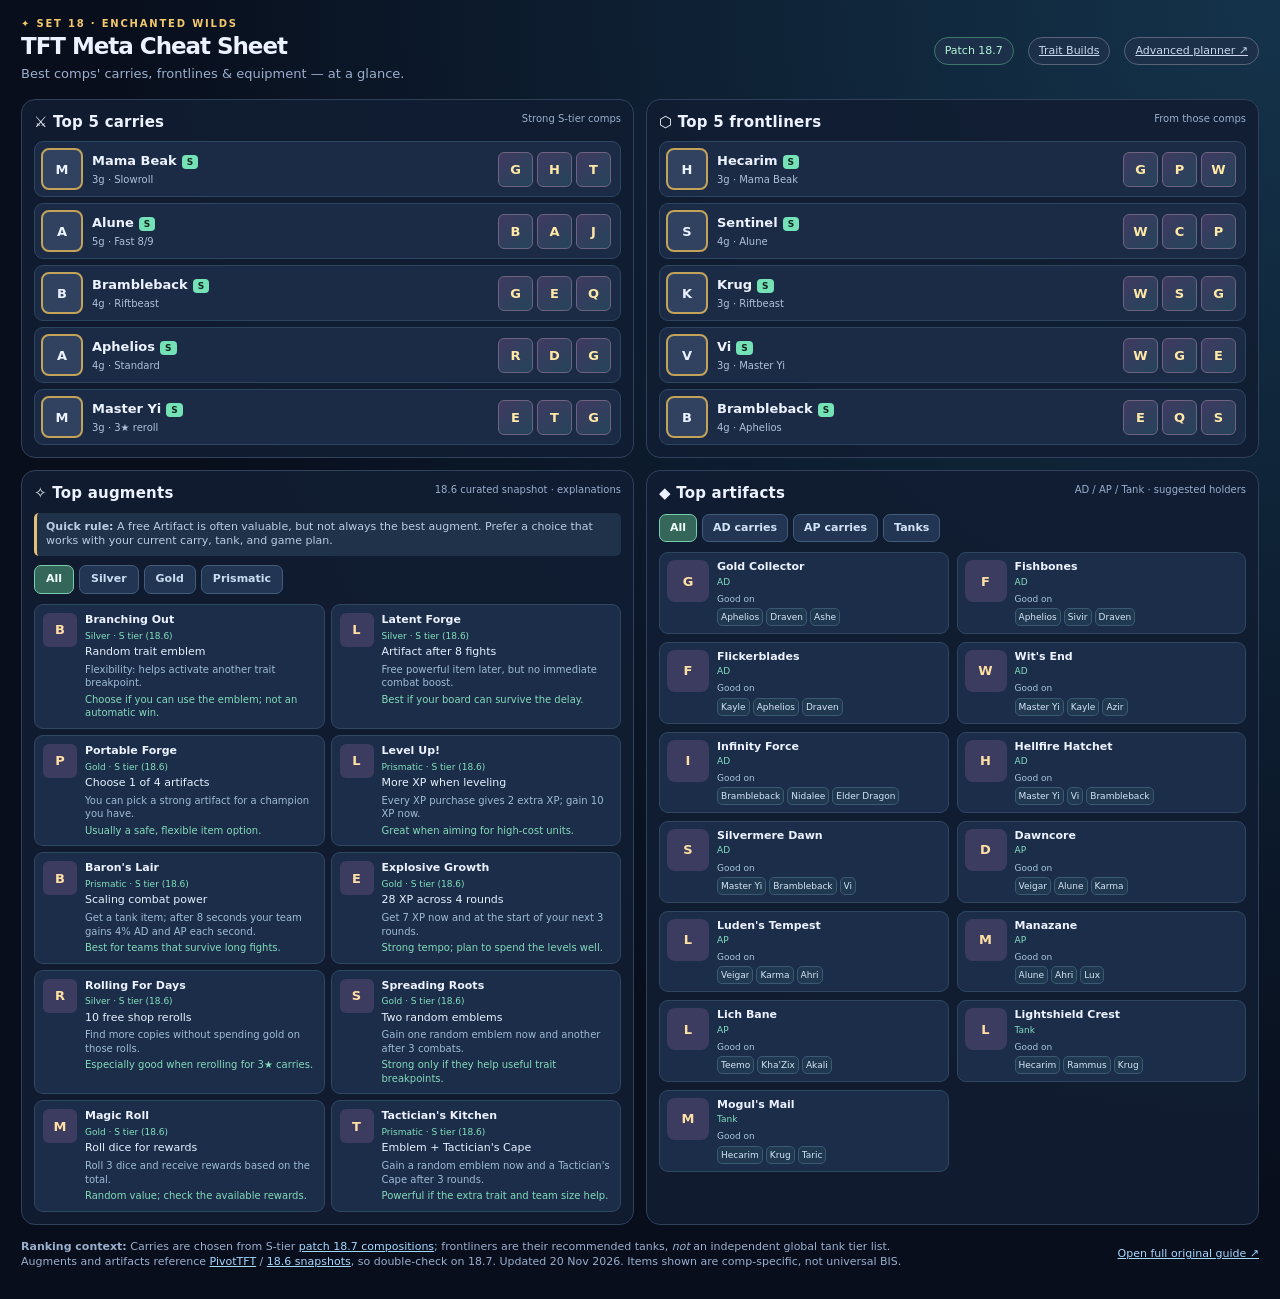
<file: index.html>
<!doctype html>
<html lang="en"><head><meta charset="utf-8"><meta name="viewport" content="width=device-width,initial-scale=1"><meta name="theme-color" content="#080e1c"><meta name="description" content="Compact TFT Set 18 patch 18.7 meta cheat sheet."><title>TFT · Meta Cheat Sheet</title>
<style>
:root{color-scheme:dark;--bg:#080e1c;--panel:#142039;--line:#31415b;--text:#ecf2ff;--muted:#9baecc;--gold:#f2c86c;--mint:#75e5c0}
*{box-sizing:border-box}body{margin:0;background:radial-gradient(ellipse at top right,#14334b,transparent 65%),var(--bg);color:var(--text);font:13px/1.35 system-ui,Segoe UI,Arial,sans-serif}a{color:#a6d8ff}a:hover{color:white}.wrap{max-width:1390px;margin:auto;padding:17px 21px 27px}header{display:flex;align-items:center;justify-content:space-between;gap:15px;margin-bottom:14px}h1{font-size:23px;letter-spacing:-.045em;margin:0}h2{font-size:15px;letter-spacing:.015em;margin:0 0 9px}p{margin:3px 0;color:var(--muted)}.eyebrow{font-size:10px;letter-spacing:.18em;color:var(--gold);font-weight:850;text-transform:uppercase}.nav{display:flex;gap:14px;align-items:center;flex-wrap:wrap}.pill{font-size:11px;border:1px solid #586278;border-radius:100px;padding:6px 10px;color:#c9d8ec;background:#1c304a}.status{color:#b2f5d8;border-color:#3e776b}.board{display:grid;grid-template-columns:1fr 1fr;gap:12px}.panel{background:#111d32e8;border:1px solid var(--line);border-radius:14px;padding:12px;min-width:0}.panel-head{display:flex;justify-content:space-between;gap:8px}.panel-head small,.sub{color:var(--muted);font-size:10px}.roster{display:grid;gap:6px}.champ{display:grid;grid-template-columns:42px minmax(112px,1fr) auto;gap:9px;align-items:center;background:#1b2b45;border:1px solid #2c4560;border-radius:9px;padding:6px 9px 6px 6px;min-width:0;text-decoration:none;color:inherit;transition:background .15s,border .15s}.champ:hover{background:#223b58;border-color:#668caf}.portrait{width:42px;height:42px;border:2px solid #c3a25a;border-radius:8px;background:#30425f;display:grid;place-items:center;position:relative;overflow:hidden;font-weight:850}.portrait img{width:100%;height:100%;object-fit:cover;position:absolute;inset:0}.identity{min-width:0}.name{font-weight:800;font-size:13px}.meta{color:#afc1da;font-size:10px;margin-top:3px}.tag{color:#10271f;background:#74e1b7;font-size:9px;font-weight:900;padding:2px 5px;border-radius:4px;margin-left:5px}.gear{display:flex;gap:4px;align-items:center}.item{display:inline-grid;place-items:center;position:relative;flex:0 0 35px;width:35px;height:35px;border:1px solid #6d6483;border-radius:6px;background:linear-gradient(140deg,#3f3a61,#25445a);font-size:13px;font-weight:850;color:#ffe8a6;overflow:hidden;cursor:help}.item img{position:absolute;inset:0;width:100%;height:100%;object-fit:cover}.bottom{display:grid;grid-template-columns:1fr 1fr;gap:12px;margin-top:12px}.tiles{display:grid;grid-template-columns:repeat(5,minmax(0,1fr));gap:8px}.tile{border:1px solid #304762;border-radius:9px;background:#1b2d48;padding:8px 4px;text-align:center;min-width:0;position:relative}.tile .art{display:grid;place-items:center;margin:0 auto 5px;width:42px;height:42px;border-radius:8px;background:#3c3b60;position:relative;overflow:hidden;color:#ffe0a4;font-weight:850}.tile img{position:absolute;inset:0;width:100%;height:100%;object-fit:cover}.tile .title{font-size:10px;font-weight:750;overflow-wrap:anywhere;line-height:1.2;min-height:25px}.tier{font-size:9px;color:#83edc5;margin-top:3px}.foot{display:flex;align-items:center;justify-content:space-between;gap:12px;margin-top:12px;color:var(--muted);font-size:11px}.foot p{max-width:900px}abbr{text-decoration:none}.info{border-bottom:1px dotted #94aac7;cursor:help}a:focus-visible{outline:2px solid var(--gold);outline-offset:2px}.tile[title],.item[title]{cursor:help}
@media(max-width:1080px){.board,.bottom{grid-template-columns:1fr}.tiles{grid-template-columns:repeat(5,1fr)}}@media(max-width:550px){.wrap{padding:12px}.nav{gap:6px}header{align-items:start}h1{font-size:19px}.champ{grid-template-columns:38px minmax(0,1fr) auto;gap:6px;padding:5px}.portrait{width:38px;height:38px}.item{width:27px;height:27px;flex-basis:27px}.tile .art{width:36px;height:36px}.tiles{gap:4px}.tile{padding:5px 2px}.tile .title{font-size:9px}.pill{padding:5px 7px}.foot{display:block}}
.augment-list{display:grid;grid-template-columns:repeat(2,minmax(0,1fr));gap:6px}.aug-card{display:flex;align-items:flex-start;gap:8px;background:#1b2d48;border:1px solid #304762;border-radius:9px;padding:8px;min-width:0}.aug-card .art{flex:0 0 34px;width:34px;height:34px;position:relative;display:grid;place-items:center;border-radius:6px;background:#3c3b60;overflow:hidden;color:#ffe0a4;font-weight:850}.aug-card img{position:absolute;inset:0;width:100%;height:100%;object-fit:cover}.aug-text{min-width:0}.aug-name{font-size:11px;font-weight:800}.aug-short{font-size:11px;color:#e6f0ff;margin-top:3px}.aug-why{font-size:10px;color:#9fbbd5;margin-top:3px}.aug-tip{font-size:10px;color:#84dabb;margin-top:3px}.rule{font-size:11px;color:#b9cce2;background:#20324a;border-left:3px solid #e3c175;border-radius:5px;padding:7px 9px;margin:0 0 9px}.aug-rank{font-size:9px;color:#84e1bf;margin-top:2px}@media(max-width:550px){.augment-list{grid-template-columns:1fr}.aug-card{padding:6px}.aug-name{font-size:11px}}.augment-filters{display:flex;gap:5px;flex-wrap:wrap;margin:0 0 10px}.augment-filters button{background:#223653;color:#cadcf2;border:1px solid #425d7b;border-radius:7px;padding:6px 11px;font:inherit;font-size:11px;font-weight:800;cursor:pointer}.augment-filters button:hover{background:#304e6a}.augment-filters button.active{background:#346659;color:#edfff8;border-color:#78cdaa}.augment-filters button:focus-visible{outline:2px solid var(--gold);outline-offset:2px}.aug-empty{color:#b9cce2;padding:10px;font-size:12px;grid-column:1/-1}.artifact-holder-label{font-size:9px;color:#a9c6dd;margin:5px 0 3px}.artifact-holders{display:flex;justify-content:center;gap:3px;flex-wrap:wrap}.artifact-holder{display:flex;align-items:center;gap:3px;font-size:9px;color:#d3e5f7;background:#213950;border:1px solid #3a5972;border-radius:5px;padding:2px 3px;max-width:100%}.artifact-holder img{position:static;width:19px;height:19px;border-radius:4px;object-fit:cover}.artifact-holder span{overflow:hidden;text-overflow:ellipsis;white-space:nowrap;max-width:65px}.bottom>.panel:last-child .tiles{grid-template-columns:repeat(2,minmax(0,1fr))}.bottom>.panel:last-child .tile{display:flex;text-align:left;gap:8px;align-items:flex-start;padding:7px}.bottom>.panel:last-child .tile .art{margin:0;flex:0 0 42px}.bottom>.panel:last-child .tile .title{min-height:0;font-size:11px}.bottom>.panel:last-child .artifact-holders{justify-content:flex-start}@media(max-width:550px){.bottom>.panel:last-child .tiles{grid-template-columns:1fr}}.artifact-filters{display:flex;flex-wrap:wrap;gap:5px;margin:1px 0 10px}.artifact-filters button{font:inherit;font-size:11px;font-weight:750;color:#d2e3f8;background:#223653;border:1px solid #425d7b;border-radius:7px;padding:6px 10px;cursor:pointer}.artifact-filters button:hover{background:#30516a}.artifact-filters button.active{background:#346659;border-color:#78cdaa;color:#f0fff8}.artifact-filters button:focus-visible{outline:2px solid var(--gold);outline-offset:2px}.artifact-type{font-size:9px;color:#84dec2;margin-top:2px}</style></head><body><div class="wrap"><header><div><div class="eyebrow">✦ Set 18 · Enchanted Wilds</div><h1>TFT Meta Cheat Sheet</h1><p>Best comps' carries, frontlines & equipment — at a glance.</p></div><nav class="nav"><span class="pill status">Patch 18.7</span><a href="traits.html" class="pill">Trait Builds</a><a href="advanced.html" class="pill">Advanced planner ↗</a></nav></header>
<main><div class="board"><section class="panel" aria-labelledby="carriesHeading"><div class="panel-head"><h2 id="carriesHeading">⚔ Top 5 carries</h2><small>Strong S-tier comps</small></div><div class="roster" id="carries"></div></section><section class="panel" aria-labelledby="tanksHeading"><div class="panel-head"><h2 id="tanksHeading">⬡ Top 5 frontliners</h2><small>From those comps</small></div><div class="roster" id="tanks"></div></section></div>
<div class="bottom"><section class="panel"><div class="panel-head"><h2>✧ Top augments</h2><small>18.6 curated snapshot · explanations</small></div><p class="rule"><b>Quick rule:</b> A free Artifact is often valuable, but not always the best augment. Prefer a choice that works with your current carry, tank, and game plan.</p><div class="augment-filters" id="augmentFilters" role="group" aria-label="Filter augments by rarity"><button type="button" data-rarity="All" aria-pressed="true" class="active">All</button><button type="button" data-rarity="Silver" aria-pressed="false">Silver</button><button type="button" data-rarity="Gold" aria-pressed="false">Gold</button><button type="button" data-rarity="Prismatic" aria-pressed="false">Prismatic</button></div><div class="augment-list" id="augments" aria-live="polite"></div></section><section class="panel"><div class="panel-head"><h2>◆ Top artifacts</h2><small>AD / AP / Tank · suggested holders</small></div><div class="artifact-filters" id="artifactFilters" role="group" aria-label="Filter artifacts by role"><button type="button" class="active" data-role="All" aria-pressed="true">All</button><button type="button" data-role="AD" aria-pressed="false">AD carries</button><button type="button" data-role="AP" aria-pressed="false">AP carries</button><button type="button" data-role="Tank" aria-pressed="false">Tanks</button></div><div class="tiles" id="artifacts"></div></section></div></main>
<footer class="foot"><p><b>Ranking context:</b> Carries are chosen from S-tier <a href="https://tftanalytics.com/en/tft-dizilimleri" target="_blank" rel="noopener">patch 18.7 compositions</a>; frontliners are their recommended tanks, <em>not</em> an independent global tank tier list. Augments and artifacts reference <a href="https://www.pivottft.com/augments/" target="_blank" rel="noopener">PivotTFT</a> / <a href="https://www.pivottft.com/items/" target="_blank" rel="noopener">18.6 snapshots</a>, so double-check on 18.7. Updated 20 Nov 2026. Items shown are comp-specific, not universal BIS.</p><a href="advanced.html">Open full original guide ↗</a></footer></div>
<script>
const DATA={"carries":[["Mama Beak","S","3g","Slowroll",["Guinsoo's Rageblade","Hextech Gunblade","Titan's Resolve"],"Elderwood · Summoner","https://tftanalytics.com/en/comps/set-18-mamawood"],["Alune","S","5g","Fast 8/9",["Blue Buff","Archangel's Staff","Jeweled Gauntlet"],"Vanguard · Fae","https://tftanalytics.com/en/comps/set-18-ap-95"],["Brambleback","S","4g","Riftbeast",["Guinsoo's Rageblade","Edge of Night","Quicksilver"],"Riftbeast","https://tftanalytics.com/en/comps/korkabuk-vadi-canavari"],["Aphelios","S","4g","Standard",["Red Buff","Deathblade","Giant Slayer"],"Vanguard · Rapidfire","https://tftanalytics.com/en/comps/aphelios-oncu"],["Master Yi","S","3g","3★ reroll",["Edge of Night","Titan's Resolve","Guinsoo's Rageblade"],"Blossom · Brawler","https://tftanalytics.com/en/comps/master-yi-slowroll"]],"tanks":[["Hecarim","S","3g","Mama Beak",["Gargoyle Stoneplate","Protector's Vow","Warmog's Armor"],"Elderwood frontline","https://tftanalytics.com/en/comps/set-18-mamawood"],["Sentinel","S","4g","Alune",["Warmog's Armor","Crownguard","Protector's Vow"],"Vanguard frontline","https://tftanalytics.com/en/comps/set-18-ap-95"],["Krug","S","3g","Riftbeast",["Warmog's Armor","Spirit Visage","Gargoyle Stoneplate"],"3★ frontline","https://tftanalytics.com/en/comps/korkabuk-vadi-canavari"],["Vi","S","3g","Master Yi",["Warmog's Armor","Gargoyle Stoneplate","Evenshroud"],"Brawler frontline","https://tftanalytics.com/en/comps/master-yi-slowroll"],["Brambleback","S","4g","Aphelios",["Edge of Night","Quicksilver","Sterak's Gage"],"Off-tank / melee","https://tftanalytics.com/en/comps/aphelios-oncu"]],"augments":[{"name":"Branching Out","icon":"https://raw.githubusercontent.com/noxelisdev/TFT_DDragon/master/img/augment/Branching-Out-I.png","rarity":"Silver","tier":"S","description":"Gain a random Emblem.","short":"Random trait emblem","why":"Flexibility: helps activate another trait breakpoint.","tip":"Choose if you can use the emblem; not an automatic win."},{"name":"Latent Forge","icon":"https://raw.githubusercontent.com/noxelisdev/TFT_DDragon/master/img/augment/Long-time-Crafting-I.png","rarity":"Silver","tier":"S","description":"After 8 player combats, gain an Artifact anvil.","short":"Artifact after 8 fights","why":"Free powerful item later, but no immediate combat boost.","tip":"Best if your board can survive the delay."},{"name":"Portable Forge","icon":"https://raw.githubusercontent.com/noxelisdev/TFT_DDragon/master/img/augment/PortableForge2.png","rarity":"Gold","tier":"S","description":"Choose 1 of 4 Artifacts. Artifacts are more powerful items with a unique effect.","short":"Choose 1 of 4 artifacts","why":"You can pick a strong artifact for a champion you have.","tip":"Usually a safe, flexible item option."},{"name":"Level Up!","icon":"https://raw.githubusercontent.com/noxelisdev/TFT_DDragon/master/img/augment/LevelUp3.png","rarity":"Prismatic","tier":"S","description":"When you buy XP, gain an additional 2. Gain 10 immediately.","short":"More XP when leveling","why":"Every XP purchase gives 2 extra XP; gain 10 XP now.","tip":"Great when aiming for high-cost units."},{"name":"Baron's Lair","icon":"https://raw.githubusercontent.com/noxelisdev/TFT_DDragon/master/img/augment/TheBaronsLair_III.png","rarity":"Prismatic","tier":"S","description":"Gain a random Tank item. After 8 seconds of combat, your team gains 4% bonus Attack Damage and Ability Power every second for the rest of combat. TFT Paris Open, 2025","short":"Scaling combat power","why":"Get a tank item; after 8 seconds your team gains 4% AD and AP each second.","tip":"Best for teams that survive long fights."},{"name":"Explosive Growth","icon":"https://raw.githubusercontent.com/noxelisdev/TFT_DDragon/master/img/augment/ExplosiveGrowth_II.png","rarity":"Gold","tier":"S","description":"Now and at the start of the next 3 rounds, gain 7 XP.","short":"28 XP across 4 rounds","why":"Get 7 XP now and at the start of your next 3 rounds.","tip":"Strong tempo; plan to spend the levels well."},{"name":"Rolling For Days","icon":"https://raw.githubusercontent.com/noxelisdev/TFT_DDragon/master/img/augment/Rolling-For-Days-I.png","rarity":"Silver","tier":"S","description":"Gain 10 free Shop rerolls.","short":"10 free shop rerolls","why":"Find more copies without spending gold on those rolls.","tip":"Especially good when rerolling for 3★ carries."},{"name":"Spreading Roots","icon":"https://raw.githubusercontent.com/noxelisdev/TFT_DDragon/master/img/augment/SpreadingRoots_II.png","rarity":"Gold","tier":"S","description":"Gain a random Emblems. After 3 combats, gain another.","short":"Two random emblems","why":"Gain one random emblem now and another after 3 combats.","tip":"Strong only if they help useful trait breakpoints."},{"name":"Magic Roll","icon":"https://raw.githubusercontent.com/noxelisdev/TFT_DDragon/master/img/augment/A-Magical-Roll-II.png","rarity":"Gold","tier":"S","description":"Roll 3 dice. Gain rewards based on their total.","short":"Roll dice for rewards","why":"Roll 3 dice and receive rewards based on the total.","tip":"Random value; check the available rewards."},{"name":"Tactician's Kitchen","icon":"https://raw.githubusercontent.com/noxelisdev/TFT_DDragon/master/img/augment/TacticiansKitchen_III.png","rarity":"Prismatic","tier":"S","description":"Gain a random Emblem. After 3 rounds, gain a Tactician's Cape.","short":"Emblem + Tactician's Cape","why":"Gain a random emblem now and a Tactician's Cape after 3 rounds.","tip":"Powerful if the extra trait and team size help."}],"artifacts":["Gold Collector","Fishbones","Flickerblades","Wit's End","Infinity Force","Hellfire Hatchet","Silvermere Dawn","Dawncore","Luden's Tempest","Manazane","Lich Bane","Lightshield Crest","Mogul's Mail"],"itemIds":{"Guinsoo's Rageblade":"GuinsoosRageblade","Hextech Gunblade":"HextechGunblade","Titan's Resolve":"TitansResolve","Blue Buff":"BlueBuff","Archangel's Staff":"ArchangelsStaff","Jeweled Gauntlet":"JeweledGauntlet","Edge of Night":"EdgeOfNight","Quicksilver":"Quicksilver","Red Buff":"RedBuff","Deathblade":"Deathblade","Giant Slayer":"GiantSlayer","Gargoyle Stoneplate":"GargoyleStoneplate","Protector's Vow":"ProtectorsVow","Warmog's Armor":"WarmogsArmor","Crownguard":"Crownguard","Spirit Visage":"SpiritVisage","Evenshroud":"Evenshroud","Sterak's Gage":"SteraksGage"},"iconOverride":{"Akali":"DA_18_Akali_AD.webp","Cinderling":"DA_Cinderling18.webp","Karma":"DA_Karma18.webp","Pebbles":"DA_18_Sentry.webp","Gromp":"DA_Gromp18_AP.webp","Murkwolf":"DA_Murkwolf18.webp","Scuttlecrab":"DA_Scuttlecrab18.webp","Fiddlesticks":"DA_Fiddlesticks18.webp","Maw":"DA_KogMaw18_AD.webp","Krug":"DA_Krug18.webp","Mama Beak":"DA_CrimsonRaptor18.webp","Master Yi":"DA_18_MasterYi_AD.webp","Vi":"DA_Vi18.webp","Amumu":"DA_Amumu18.webp","Brambleback":"DA_Brambleback18.webp","Nidalee":"DA_Nidalee18_AP.webp","Sentinel":"DA_Sentinel18.webp","Draven":"DA_Draven18.webp","Gnar":"DA_18_GnarSmall.webp","Lux":"DA_Lux18_Base.webp","Taric":"DA_Taric18.webp","Varus":"https://raw.communitydragon.org/latest/plugins/rcp-be-lol-game-data/global/default/v1/champion-icons/110.png","Kog'Maw":"DA_KogMaw18_AD.webp"}};
const safe=(s)=>String(s).replace(/[&<>"']/g,c=>({'&':'&amp;','<':'&lt;','>':'&gt;','"':'&quot;',"'":'&#39;'}[c]));
const slug=(s)=>s.replace(/[^a-zA-Z0-9]/g,'');
const itemOverrides={'EdgeofNight':'DA_EdgeOfNight.webp','SpearofShojin':'DA_SpearOfShojin.webp'};
function champImg(n){const f=DATA.iconOverride[n]||'DA_18_'+slug(n)+'.webp';return f.startsWith('http')?f:'https://hexcomps.com/img/champions/'+f}
function itemImg(n){const id=DATA.itemIds[n];if(!id)return '';return 'https://hexcomps.com/img/items/'+(itemOverrides[id]||'DA_'+id+'.webp')}
function icon(name,url,klass='item'){return '<span class="'+klass+'" title="'+safe(name)+'" aria-label="'+safe(name)+'">'+safe(name[0])+(url?'<img loading="lazy" alt="'+safe(name)+'" src="'+safe(url)+'" onerror="this.remove()">':'')+'</span>'}
function row(x){const [name,tier,cost,mode,items,comp,link]=x;return '<a class="champ" href="'+safe(link)+'" target="_blank" rel="noopener" title="View composition: '+safe(comp)+'"><span class="portrait">'+safe(name[0])+'<img alt="" loading="lazy" src="'+safe(champImg(name))+'" onerror="this.remove()"></span><span class="identity"><span class="name">'+safe(name)+'</span><span class="tag">'+tier+'</span><div class="meta">'+safe(cost)+' · '+safe(mode)+'</div></span><span class="gear">'+items.map(n=>icon(n,itemImg(n))).join('')+'</span></a>'}
document.getElementById('carries').innerHTML=DATA.carries.map(row).join('');
document.getElementById('tanks').innerHTML=DATA.tanks.map(row).join('');
const augmentContainer=document.getElementById('augments');
function renderAugments(rarity='All'){
 const choices=DATA.augments.filter(a=>rarity==='All'||a.rarity===rarity);
 augmentContainer.innerHTML=choices.length?choices.map(a=>'<article class="aug-card" title="'+safe(a.description||a.name)+'"><span class="art">'+safe(a.name[0])+(a.icon?'<img loading="lazy" src="'+safe(a.icon)+'" alt="" onerror="this.remove()">':'')+'</span><div class="aug-text"><div class="aug-name">'+safe(a.name)+'</div><div class="aug-rank">'+safe(a.rarity)+' · '+safe(a.tier)+' tier (18.6)</div><div class="aug-short">'+safe(a.short||a.description)+'</div><div class="aug-why">'+safe(a.why||'')+'</div><div class="aug-tip">'+safe(a.tip||'')+'</div></div></article>').join(''):'<p class="aug-empty">No augments in this rarity in the current shortlist.</p>';
 document.querySelectorAll('#augmentFilters button').forEach(b=>{const selected=b.dataset.rarity===rarity;b.classList.toggle('active',selected);b.setAttribute('aria-pressed',String(selected));});
}
document.getElementById('augmentFilters').addEventListener('click',event=>{const button=event.target.closest('button[data-rarity]');if(button)renderAugments(button.dataset.rarity);});
renderAugments();
const artifactImages={"Dawncore":"https://raw.communitydragon.org/latest/plugins/rcp-be-lol-game-data/global/default/assets/maps/tft/icons/items/hexcore/tft_item_artifact_dawncore.png","Wit's End":"https://raw.communitydragon.org/latest/plugins/rcp-be-lol-game-data/global/default/assets/maps/tft/icons/items/hexcore/tft_item_artifact_witsend.png","Silvermere Dawn":"https://raw.communitydragon.org/latest/plugins/rcp-be-lol-game-data/global/default/assets/maps/tft/icons/items/hexcore/tft_item_artifact_silvermeredawn.png","Luden's Tempest":"https://raw.communitydragon.org/latest/plugins/rcp-be-lol-game-data/global/default/assets/maps/tft/icons/items/hexcore/tft_item_artifact_ludenstempest.png","Lightshield Crest":"https://raw.communitydragon.org/latest/plugins/rcp-be-lol-game-data/global/default/assets/maps/tft/icons/items/hexcore/tft_item_artifact_lightshieldcrest.png","Manazane":"https://raw.communitydragon.org/latest/plugins/rcp-be-lol-game-data/global/default/assets/maps/tft/icons/items/hexcore/tft4_item_ornnmuramana.png","Flickerblades":"https://raw.communitydragon.org/latest/plugins/rcp-be-lol-game-data/global/default/assets/maps/tft/icons/items/hexcore/tft_item_artifact_navoriflickerplade.png","Lich Bane":"https://raw.communitydragon.org/latest/plugins/rcp-be-lol-game-data/global/default/assets/maps/tft/icons/items/hexcore/ornn_items/tft_item_artifact_lichbane.png","Hellfire Hatchet":"https://raw.communitydragon.org/latest/plugins/rcp-be-lol-game-data/global/default/assets/maps/tft/icons/items/hexcore/tft_item_artifact_hellfirehatchet.png","Mogul's Mail":"https://raw.communitydragon.org/latest/plugins/rcp-be-lol-game-data/global/default/assets/maps/tft/icons/items/hexcore/tft7_item_shimmerscalemogulsmail.png","Gold Collector":"https://raw.communitydragon.org/latest/plugins/rcp-be-lol-game-data/global/default/assets/maps/tft/icons/items/hexcore/tft4_item_ornnthecollector.png","Fishbones":"https://raw.communitydragon.org/latest/plugins/rcp-be-lol-game-data/global/default/assets/maps/tft/icons/items/hexcore/tft_item_artifact_fishbones.png","Infinity Force":"https://raw.communitydragon.org/latest/plugins/rcp-be-lol-game-data/global/default/assets/maps/tft/icons/items/hexcore/tft4_item_ornninfinityforce.png"};
const artifactHolders={"Dawncore":["Veigar","Alune","Karma"],"Wit's End":["Master Yi","Kayle","Azir"],"Silvermere Dawn":["Master Yi","Brambleback","Vi"],"Luden's Tempest":["Veigar","Karma","Ahri"],"Lightshield Crest":["Hecarim","Rammus","Krug"],"Manazane":["Alune","Ahri","Lux"],"Flickerblades":["Kayle","Aphelios","Draven"],"Lich Bane":["Teemo","Kha'Zix","Akali"],"Hellfire Hatchet":["Master Yi","Vi","Brambleback"],"Mogul's Mail":["Hecarim","Krug","Taric"],"Gold Collector":["Aphelios","Draven","Ashe"],"Fishbones":["Aphelios","Sivir","Draven"],"Infinity Force":["Brambleback","Nidalee","Elder Dragon"]};
const artifactRoles={"Gold Collector":"AD","Fishbones":"AD","Flickerblades":"AD","Wit's End":"AD","Infinity Force":"AD","Hellfire Hatchet":"AD","Silvermere Dawn":"AD","Dawncore":"AP","Luden's Tempest":"AP","Manazane":"AP","Lich Bane":"AP","Lightshield Crest":"Tank","Mogul's Mail":"Tank"};
function renderArtifacts(role='All'){
 const choices=DATA.artifacts.filter(n=>role==='All'||artifactRoles[n]===role);
 document.getElementById('artifacts').innerHTML=choices.map(n=>'<div class="tile" title="'+safe(n)+' — suggested holders, not guaranteed best in slot"><div class="art">'+safe(n[0])+(artifactImages[n]?'<img loading="lazy" src="'+safe(artifactImages[n])+'" alt="" onerror="this.remove()">':'')+'</div><div><div class="title">'+safe(n)+'</div><div class="artifact-type">'+safe(artifactRoles[n]||'Situational')+'</div><div class="artifact-holder-label">Good on</div><div class="artifact-holders">'+(artifactHolders[n]||[]).map(ch=>'<span class="artifact-holder" title="'+safe(ch)+'"><img loading="lazy" src="'+safe(champImg(ch))+'" alt="" onerror="this.remove()"><span>'+safe(ch)+'</span></span>').join('')+'</div></div></div>').join('');
 document.querySelectorAll('#artifactFilters button').forEach(button=>{const active=button.dataset.role===role;button.classList.toggle('active',active);button.setAttribute('aria-pressed',String(active));});
}
document.getElementById('artifactFilters').addEventListener('click',e=>{const button=e.target.closest('button[data-role]');if(button)renderArtifacts(button.dataset.role)});
renderArtifacts();
</script></body></html>
</file>
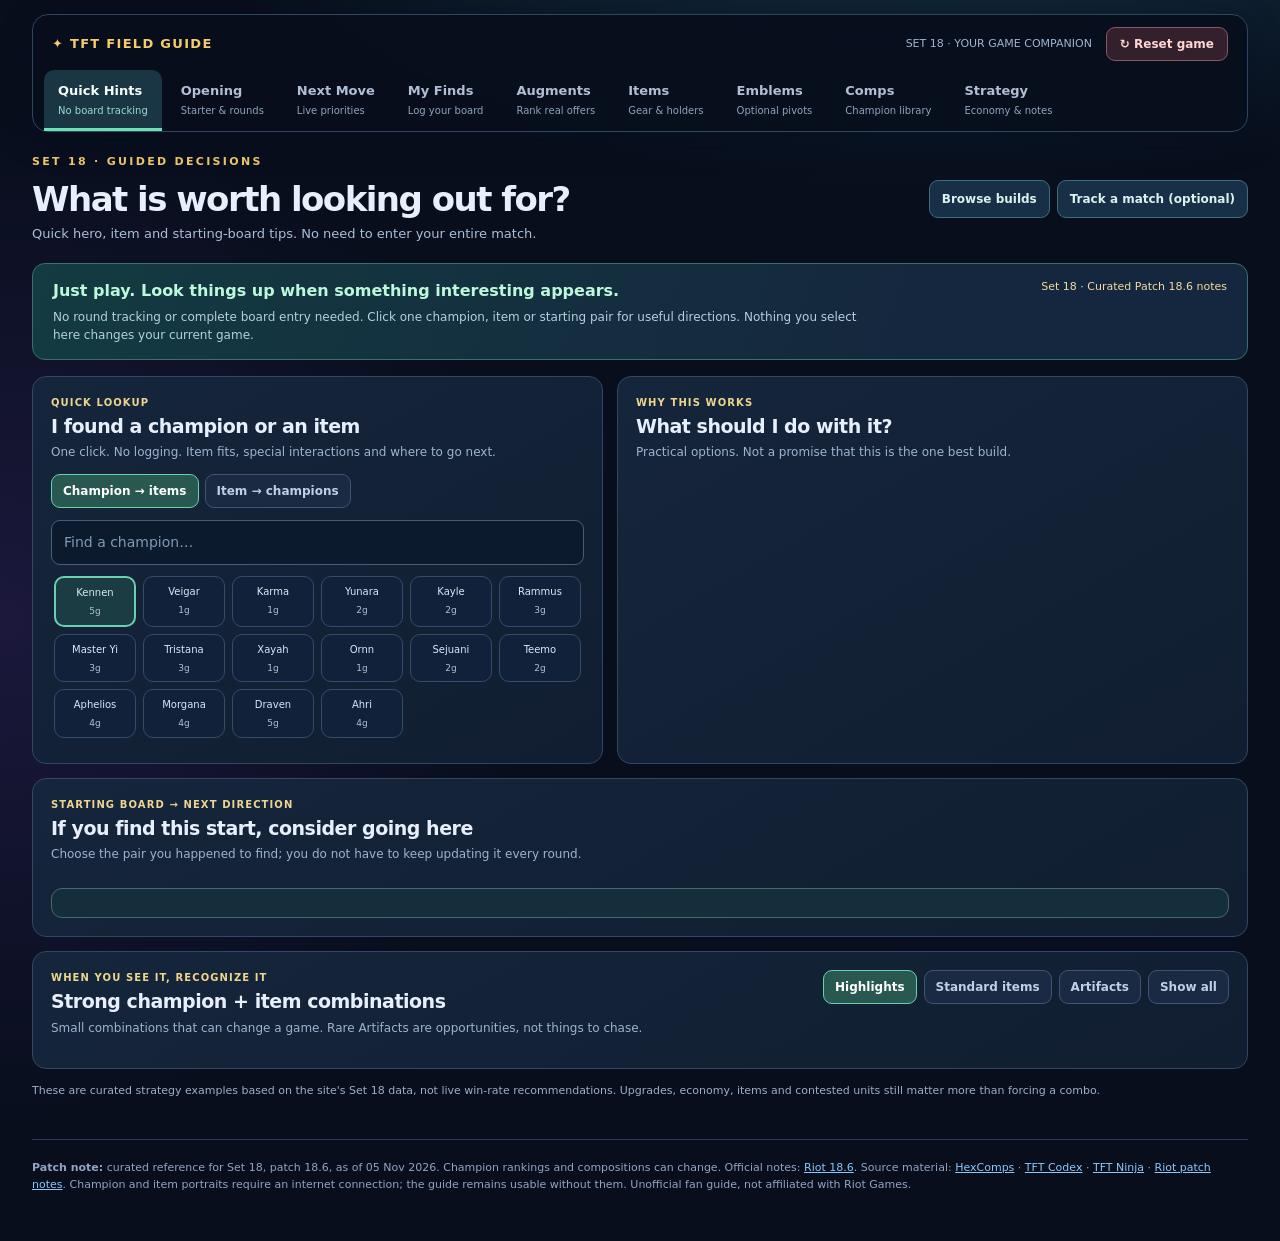
<file: advanced.html>
<!DOCTYPE html>
<html lang="en">
<head>
<meta charset="utf-8">
<meta name="viewport" content="width=device-width, initial-scale=1">
<meta name="theme-color" content="#080e1e">
<link rel="icon" type="image/svg+xml" href="./favicon.svg?v=1">
<meta name="description" content="TFT Set 18 local-first playbook for flexible boards, items, champions, reroll, economy and endgame transitions.">
<title>TFT Field Guide · Set 18</title>
<style>
:root{color-scheme:dark;--bg:#080e1c;--panel:#121d32;--panel2:#172541;--line:#293a58;--text:#e8effc;--muted:#92a4c4;--gold:#f5cb6c;--mint:#64e0b4;--blue:#83baff;--pink:#e99dff;--danger:#fd8d88;--radius:17px}
*{box-sizing:border-box}html{scroll-behavior:smooth}body{margin:0;background:radial-gradient(ellipse 1100px 550px at 73% -18%,#173d50 0%,transparent 75%),radial-gradient(ellipse 750px 700px at 0% 50%,#1b183c 0%,transparent 73%),var(--bg);font:14px/1.5 Inter,ui-sans-serif,system-ui,-apple-system,Segoe UI,Arial;color:var(--text)}button,input,select,textarea{font:inherit}button{cursor:pointer}a{color:#8bc7ff}a:hover{text-decoration:none}h1,h2,h3,p{margin-top:0}h1{font-size:clamp(29px,3.2vw,47px);line-height:1.13;letter-spacing:-.045em;margin-bottom:11px}h2{font-size:24px;letter-spacing:-.025em;margin-bottom:8px}h3{font-size:16px;margin:0 0 6px}small,.muted{color:var(--muted)}.shell{max-width:1740px;margin:auto;display:grid;grid-template-columns:225px minmax(0,1fr);min-height:100vh}.sidebar{position:sticky;top:0;height:100vh;border-right:1px solid var(--line);background:#091123ee;padding:23px 14px;display:flex;flex-direction:column;gap:8px}.brand{padding:7px 13px 21px}.brand .rune{font-size:27px;color:var(--gold)}.brand b{font-size:16px;letter-spacing:.05em}.brand small{display:block;font-size:11px;margin-top:2px}.nav{border:0;text-decoration:none;display:flex;gap:12px;align-items:center;color:var(--muted);padding:11px 12px;border-radius:10px;font-weight:650}.nav:hover,.nav:focus{background:#192944;color:var(--text)}.nav .n{width:19px;text-align:center;color:var(--gold)}.sidebar .foot{margin-top:auto;padding:10px 12px;border-top:1px solid var(--line);font-size:11px;color:var(--muted)}main{min-width:0;padding:30px clamp(18px,3vw,50px) 70px}.mast{display:flex;justify-content:space-between;gap:25px;align-items:flex-start;padding-bottom:34px}.eyebrow{color:var(--gold);text-transform:uppercase;font-size:11px;font-weight:800;letter-spacing:.21em;margin-bottom:10px}.lead{font-size:15px;color:#b7c7dc;max-width:750px}.hero-actions,.actions,.chiprow{display:flex;gap:8px;align-items:center;flex-wrap:wrap}.btn,.chip,.seg{border:1px solid var(--line);border-radius:9px;background:#192844;color:var(--text);padding:9px 13px;font-weight:670;white-space:nowrap}.btn:hover,.chip:hover,.seg:hover{border-color:#6382aa;background:#223657}.btn.primary{background:linear-gradient(120deg,#258b83,#1e5c87);color:white;border-color:#438e99}.btn.plain{background:none}.chip{padding:6px 11px;border-radius:25px;color:var(--muted);font-size:12px}.chip.active{color:#0b1527;background:var(--gold);border-color:var(--gold)}.tag{border:1px solid #40516b;background:#1a2b47;color:#dce9ff;border-radius:6px;padding:3px 7px;font-size:11px;font-weight:750}.tag.s{color:#141929;background:#f5cb6c;border-color:#f5cb6c}.tag.a{color:#74ebc5;border-color:#357b68}.tag.b{color:#a1c7ff;border-color:#4c6592}.tag.c{color:#b9a3c9;border-color:#625271}.tag.ad{color:#ffa88f;border-color:#78534c}.tag.ap{color:#d4acff;border-color:#654e7d}.tag.reroll{color:#8febc3;border-color:#396c57}.section{margin-top:35px;scroll-margin-top:20px}.section-head{display:flex;gap:18px;justify-content:space-between;align-items:end;flex-wrap:wrap;margin-bottom:17px}.section-head p{color:var(--muted);margin-bottom:0}.stats{display:grid;grid-template-columns:repeat(4,minmax(0,1fr));gap:12px;margin-top:26px}.stat{padding:17px 18px;border:1px solid var(--line);background:linear-gradient(135deg,#16294399,#10192a);border-radius:13px}.stat strong{font-size:23px;display:block;line-height:1.2;color:#fff}.stat span{font-size:12px;color:var(--muted)}.callout{border-left:3px solid var(--gold);background:linear-gradient(90deg,#302943aa,#161d2e);padding:15px 17px;border-radius:0 10px 10px 0;margin-top:18px}.callout strong{color:#ffe09c}.grid{display:grid;grid-template-columns:repeat(3,minmax(0,1fr));gap:13px}.card{border:1px solid var(--line);background:linear-gradient(155deg,#17263f,#10192c);border-radius:var(--radius);overflow:hidden;min-width:0}.comp{transition:border-color .18s,transform .18s}.comp:hover{border-color:#537299;transform:translateY(-2px)}.comp-top{padding:16px 17px 12px}.comp-meta{display:flex;justify-content:space-between;align-items:center;gap:6px;margin-bottom:10px}.comp-title{display:flex;align-items:start;gap:8px;justify-content:space-between}.comp-title h3{font-size:17px}.fav{background:none;border:0;font-size:21px;color:#64728c;line-height:1}.fav.on{color:var(--gold)}.sub{font-size:12px;color:#a5b8d0;margin-bottom:8px}.champ-strip{display:flex;gap:7px;margin:12px 0 10px;flex-wrap:wrap}.portrait{height:52px;width:52px;border-radius:9px;border:1px solid #50607b;background:linear-gradient(135deg,#375b74,#282543);overflow:hidden;position:relative;flex-shrink:0;display:flex;align-items:center;justify-content:center;text-align:center}.portrait img{position:absolute;inset:0;width:100%;height:100%;object-fit:cover}.portrait .abbr{font-size:13px;font-weight:900;color:#f1e2c3;letter-spacing:-.04em}.portrait .cost{position:absolute;right:1px;bottom:0;background:#050c16db;color:#f6d06a;font-size:10px;padding:0 3px;border-radius:3px}.champ-label{font-size:9px;width:52px;line-height:1.2;text-align:center;color:#b5c9e4;margin-top:4px;overflow-wrap:anywhere}.champ-sm{display:flex;flex-direction:column;align-items:center}.comp-bottom{border-top:1px solid #2b3953;padding:12px 17px 16px}.label{font-size:10px;font-weight:850;letter-spacing:.1em;text-transform:uppercase;color:#8fa8c6}.trait-list{display:flex;gap:6px;flex-wrap:wrap;margin:5px 0 10px}.trait-list span{font-size:11px;background:#25334b;padding:3px 7px;border-radius:6px;color:#d0e4fb}.smallline{font-size:12px;line-height:1.6;color:#b6c8df}.comp-details{border-top:1px solid var(--line);padding:14px 17px 17px;background:#0e192c}.comp-details p{margin:5px 0 10px}.details-toggle{display:block;border:0;background:transparent;color:var(--gold);font-weight:800;padding:11px 17px;width:100%;text-align:left;border-top:1px solid #283958}.comp-details[hidden]{display:none}.mini-items{display:flex;gap:5px;flex-wrap:wrap;margin:5px 0 9px}.itemmark{display:inline-flex;align-items:center;gap:5px;background:#202c44;border-radius:6px;padding:4px 7px;font-size:11px;max-width:100%}.itemmark .sicon{height:22px;width:22px}.sicon{display:inline-flex;align-items:center;justify-content:center;position:relative;border-radius:6px;border:1px solid #5b5a7d;background:linear-gradient(140deg,#473262,#143a56);height:40px;width:40px;overflow:hidden;color:var(--gold);font-weight:900;flex-shrink:0}.sicon img{position:absolute;width:100%;height:100%;inset:0;object-fit:cover}.searchbar{background:#101c30;border:1px solid #37506e;border-radius:10px;color:white;padding:10px 12px;min-width:230px}.searchbar:focus,textarea:focus,select:focus{outline:2px solid #429cba;outline-offset:1px}select{background:#172740;color:var(--text);border:1px solid var(--line);border-radius:9px;padding:9px}.controls{display:flex;gap:9px;flex-wrap:wrap}.hero-tip{background:linear-gradient(110deg,#173749bb,#222443bb);border:1px solid #436779;border-radius:14px;padding:18px;display:flex;align-items:flex-start;gap:15px}.hero-tip .glow{font-size:26px}.hero-tip p{margin:0;color:#c9d9ec}.roster{display:grid;grid-template-columns:repeat(6,minmax(0,1fr));gap:9px}.unit{display:flex;align-items:center;gap:9px;background:#142037;border:1px solid #2b3c56;border-radius:10px;padding:7px;min-width:0}.unit .portrait{height:43px;width:43px}.unit b{font-size:12px;display:block;overflow:hidden;text-overflow:ellipsis;white-space:nowrap}.unit .meta{font-size:10px;color:#9aacbf}.tiers{display:grid;grid-template-columns:repeat(4,minmax(0,1fr));gap:11px}.tierbox{padding:15px;border:1px solid var(--line);border-radius:12px;background:#15223a}.tierbox h3{margin:0 0 10px}.namecloud{display:flex;flex-wrap:wrap;gap:6px}.namecloud span{border-radius:5px;background:#24334d;padding:4px 7px;font-size:12px;color:#cce1fb}.item-grid{display:grid;grid-template-columns:repeat(4,minmax(0,1fr));gap:10px}.item-card{padding:12px;display:flex;gap:11px;align-items:flex-start}.item-card b{display:block;font-size:12px}.item-card p{font-size:11px;color:#a9bdd7;line-height:1.45;margin:3px 0 0}.recipe{color:#f2d98e;font-size:11px}.item-tools{display:flex;flex-wrap:wrap;align-items:center;gap:11px}.recipe-answer{border:1px solid #527986;border-radius:10px;padding:12px 15px;background:#153642;min-height:58px}.timeline{display:grid;grid-template-columns:repeat(7,minmax(0,1fr));gap:9px}.level-card{background:#15243c;border:1px solid #334763;border-radius:12px;padding:14px 10px}.level-card .stage{color:var(--gold);font-weight:850;font-size:12px}.level-card .lv{font-size:30px;font-weight:850;margin:5px 0}.level-card .remark{font-size:11px;color:var(--muted);min-height:36px}.split{display:grid;grid-template-columns:1.1fr 1fr;gap:14px}.panel{padding:19px}.panel p{color:#bdcde0}.panel ul{padding-left:18px;margin:8px 0 0;color:#bdcde0}.panel li{margin-bottom:8px}.decision{padding:14px;border-radius:10px;background:#132f3b;border:1px solid #336a69;margin-top:13px}.tablewrap{overflow-x:auto}table{width:100%;border-collapse:collapse;text-align:left;font-size:12px}td,th{border-bottom:1px solid #2d405c;padding:9px 12px}th{color:var(--gold)}tr:last-child td{border:0}.bar{height:7px;border-radius:5px;background:#2b3a54;overflow:hidden}.bar i{display:block;height:100%;background:var(--mint)}.checklist label{display:flex;align-items:center;gap:10px;padding:9px 0;border-bottom:1px solid #304158;color:#cbd9ee}.checklist input{accent-color:#39b994;width:16px;height:16px}.notes{width:100%;min-height:140px;padding:13px;border:1px solid #39506b;border-radius:10px;background:#101c30;color:var(--text);resize:vertical}.match{display:grid;grid-template-columns:1fr 1fr 2fr auto;gap:8px}.mutebar{border-top:1px solid var(--line);padding-top:20px;color:var(--muted);font-size:11px;margin-top:40px}.toast{position:fixed;right:18px;bottom:18px;background:#244a45;border:1px solid #6de0b4;border-radius:10px;padding:12px 17px;opacity:0;pointer-events:none;transition:opacity .2s;z-index:20}.toast.show{opacity:1}.printOnly{display:none}
@media(max-width:1350px){.grid{grid-template-columns:repeat(2,minmax(0,1fr))}.roster{grid-template-columns:repeat(4,minmax(0,1fr))}.item-grid{grid-template-columns:repeat(3,minmax(0,1fr))}.timeline{grid-template-columns:repeat(4,minmax(0,1fr))}}
@media(max-width:870px){.shell{display:block}.sidebar{height:auto;position:relative;display:flex;flex-direction:row;align-items:center;overflow-x:auto;padding:8px 12px}.brand{padding:5px 8px;white-space:nowrap}.brand small,.sidebar .foot{display:none}.nav{padding:8px}.nav .n{display:none}main{padding:22px 16px}.mast{display:block}.hero-actions{margin-top:12px}.stats{grid-template-columns:repeat(2,minmax(0,1fr))}.roster{grid-template-columns:repeat(3,minmax(0,1fr))}.split,.tiers{grid-template-columns:1fr 1fr}}
@media(max-width:600px){.grid,.split,.tiers{grid-template-columns:1fr}.roster{grid-template-columns:repeat(2,minmax(0,1fr))}.item-grid{grid-template-columns:repeat(2,minmax(0,1fr))}.timeline{grid-template-columns:repeat(2,minmax(0,1fr))}.match{grid-template-columns:1fr 1fr}.match input:nth-child(3){grid-column:span 2}.stats{gap:7px}.stat{padding:12px}.section{margin-top:28px}}
@media print{body{background:#fff;color:#171b25}.sidebar,.hero-actions,.controls,.chiprow,.btn,.fav,.details-toggle,.mutebar,.decision-form,.notes-section{display:none!important}.shell{display:block}main{padding:0}.card,.stat,.tierbox,.panel,.level-card{background:white;color:#15191e;border-color:#ccc;break-inside:avoid}.sub,.muted,.smallline,.comp-bottom,.comp-details,.panel p,.panel li{color:#404a5a!important}.comp-details{display:block!important;background:white}.grid{grid-template-columns:repeat(3,1fr)}.item-grid{grid-template-columns:repeat(4,1fr)}.section{page-break-inside:avoid}.portrait img,.sicon img{filter:grayscale(.1)}}

/* Visual opening planner */
.opening-grid{display:grid;grid-template-columns:repeat(12,minmax(0,1fr));gap:14px}
.opening-panel{grid-column:span 8;padding:17px;min-width:0}
.opening-panel:nth-child(2),.opening-panel:nth-child(4){grid-column:span 4}
.picker-head{display:flex;justify-content:space-between;align-items:start;gap:12px;margin-bottom:10px}
.picker-head h3{font-size:17px;margin:0 0 5px}.picker-head p{font-size:12px;color:var(--muted);margin:0}
.picker-total{border:1px solid #508879;background:#153e3b;color:#b3ffe4;border-radius:15px;padding:1px 8px;margin-left:5px;font-size:12px}
.picker-search{width:160px;max-width:42%;border:1px solid #405e79;background:#101c30;border-radius:9px;padding:9px;color:#f0f8ff}
.picker-filters{display:flex;gap:5px;flex-wrap:wrap;margin:10px 0}
.picker-filters button{border:1px solid #3c526f;background:#192b46;color:#b6cae5;border-radius:7px;padding:8px 10px;font-size:12px;font-weight:750}
.picker-filters button.active{background:#236059;border-color:#70c6b2;color:white}
.picker-grid{display:grid;grid-template-columns:repeat(auto-fill,minmax(76px,1fr));gap:7px;max-height:348px;overflow-y:auto;align-content:start;padding:3px 3px 6px;scrollbar-color:#556f8c #111d2e}
.picker-components{grid-template-columns:repeat(auto-fill,minmax(81px,1fr));max-height:none}
.picker-augments{grid-template-columns:repeat(auto-fill,minmax(86px,1fr))}
.pick-cell{min-width:0;position:relative;display:flex;flex-direction:column;align-items:stretch}
.pick-main{width:100%;min-width:0;min-height:91px;background:#122239;border:1px solid #3d5370;border-radius:10px;display:flex;align-items:center;flex-direction:column;gap:5px;padding:7px 3px;color:#dce9fb}
.pick-main:hover{border-color:#91accb;background:#1c3453}
.pick-main[aria-pressed="true"]{border:2px solid #74e4be;background:#174441;padding:6px 2px}
.pick-art{width:50px;height:50px;position:relative;display:flex;align-items:center;justify-content:center;border:1px solid #5b5d7e;border-radius:8px;background:linear-gradient(135deg,#503b64,#234d63);font-size:18px;font-weight:850;color:#ffe19b;overflow:hidden}
.pick-art img{position:absolute;inset:0;width:100%;height:100%;object-fit:cover}
.pick-name{font-size:11.5px;line-height:1.3;text-align:center;display:-webkit-box;-webkit-line-clamp:2;-webkit-box-orient:vertical;overflow:hidden;overflow-wrap:anywhere;min-height:23px}
.pick-number{position:absolute;right:2px;top:2px;border-radius:12px;background:#f4cb6b;border:2px solid #101a30;color:#142133;min-width:22px;height:22px;display:flex;align-items:center;justify-content:center;font-size:11px;font-weight:900}
.pick-cost{position:absolute;bottom:0;right:0;font-size:10px;background:#040a15d9;color:white;padding:0 3px;border-top-left-radius:3px}
.pick-minus{position:absolute;z-index:2;right:3px;bottom:23px;border:1px solid #c78c95;background:#673744;border-radius:6px;color:white;font-size:18px;font-weight:900;width:24px;height:25px;padding:0;line-height:1}
.pick-minus:hover{background:#a23a51}
.pick-stars{display:grid;grid-template-columns:repeat(3,1fr);gap:2px;margin-top:3px}
.pick-stars button{border:1px solid #506078;background:#1b2c45;color:#a9b9d1;border-radius:5px;font-size:10px;letter-spacing:-1px;padding:7px 0}
.pick-stars button.active{border-color:#efc369;background:#654f23;color:#ffe6a1}
.picker-chosen{display:flex;flex-wrap:wrap;gap:5px;margin-bottom:8px}
.picker-chosen:empty{display:none}
.picker-chosen .chosen{display:flex;align-items:center;gap:4px;background:#1e3b43;border:1px solid #50877d;border-radius:6px;font-size:11px;padding:3px 5px;color:white}
.picker-chosen img{width:23px;height:23px;border-radius:4px;object-fit:cover}
.picker-chosen .goldstars{color:#ffe08e;font-weight:900}
.picker-chosen button{background:#5b3846;border:0;border-radius:5px;color:white;padding:3px 6px}
.stage-controls{border-top:1px solid var(--line);display:flex;gap:10px;align-items:center;padding-top:10px;margin-top:12px}
.stage-controls strong{font-size:12px}.stage-controls .picker-filters{margin:0}
.opening-samples{display:flex;gap:8px;align-items:center;flex-wrap:wrap;margin:15px 0 19px}
.opening-samples strong{font-size:12px;color:var(--muted)}
.opening-results-head{display:flex;align-items:center;justify-content:space-between;gap:12px;margin:16px 0}
.opening-results-head h3{font-size:19px;margin-bottom:3px}.opening-results-head p{margin:0;font-size:12px}
.opening-results .comp-top{padding-bottom:16px}
.opening-fit{font-size:11px;border:1px solid #488b87;border-radius:6px;background:#10383c;color:#8ef2cd;padding:4px 7px}
.opening-reasons{margin:9px 0 0;padding-left:18px;font-size:12px;color:#c0d8ec}
.opening-reasons li{margin-bottom:6px}.opening-plan{border-top:1px solid var(--line);padding:12px 17px 17px;background:#0c1a2b;font-size:12px;color:#aec8df}
.opening-plan b{color:var(--gold)}.opening-action{margin-top:10px;display:block;width:100%}
.pick-main:focus-visible,.pick-stars button:focus-visible,.pick-minus:focus-visible,.picker-filters button:focus-visible{outline:3px solid #ffe08e;outline-offset:2px}
@media(max-width:1050px){.opening-panel{grid-column:span 12!important}.picker-components{grid-template-columns:repeat(8,minmax(0,1fr))}}
@media(max-width:600px){.opening-panel{padding:12px}.picker-head{flex-direction:column}.picker-search{width:100%;max-width:100%}.picker-grid{grid-template-columns:repeat(auto-fill,minmax(69px,1fr));gap:5px}.picker-components{grid-template-columns:repeat(4,minmax(0,1fr))}.picker-augments{grid-template-columns:repeat(auto-fill,minmax(76px,1fr))}.pick-art{width:44px;height:44px}.pick-name{font-size:11px}}
@media print{#opening{display:none!important}}



.holder-section{margin:20px 0 22px}
.holder-titlebar{display:flex;justify-content:space-between;align-items:center;gap:12px;margin-bottom:12px}
.holder-titlebar h3{font-size:20px;margin:0 0 4px}.holder-titlebar p{font-size:12px;margin:0}
.holder-columns{display:grid;grid-template-columns:1fr 1fr;gap:13px}
.holder-column{background:#0d1c2f;border:1px solid var(--line);border-radius:13px;overflow:hidden;min-width:0}
.holder-column-head{background:#1b3048;border-bottom:1px solid var(--line);padding:12px 14px}
.holder-column-head b{font-size:12px;letter-spacing:.08em;color:#91e9ce}
.holder-column-head p{color:#a5bcd9;font-size:11px;margin:4px 0 0}
.holder-card{margin:10px;border:1px solid #36506d;background:#172841;border-radius:10px;padding:11px}
.holder-card.owned{border-color:#74d7b4;background:#173a3c}
.holder-person{display:flex;align-items:center;gap:10px}
.holder-photo{position:relative;border:2px solid var(--holder-rim,#8b9baa);background:#30425b;border-radius:9px;flex:0 0 62px;width:62px;height:62px;display:flex;align-items:center;justify-content:center;overflow:hidden;font-weight:900}
.holder-photo img{position:absolute;inset:0;width:100%;height:100%;object-fit:cover}
.holder-photo small{position:absolute;bottom:0;right:0;background:#050b16d9;color:#f7d588;padding:0 3px}
.holder-person b{font-size:16px}.holder-person .meta{font-size:11px;color:#c1cfe3}
.holder-label{font-size:11px;color:#8deac9;margin-top:5px;font-weight:800}
.holder-summary{font-size:12px;color:#c6d7e9;margin:10px 0 7px}
.holder-minititle{font-size:10px;color:#91aac7;letter-spacing:.1em;text-transform:uppercase;font-weight:850;margin:8px 0 5px}
.holder-gooditems{display:flex;gap:5px;flex-wrap:wrap}
.holder-item{display:inline-flex;align-items:center;gap:5px;background:#24394f;padding:4px 7px 4px 3px;font-size:11px;border-radius:6px;color:#dfedff}
.holder-item img{width:26px;height:26px;border-radius:5px;object-fit:cover}
.holder-flow{display:flex;flex-wrap:wrap;gap:5px;align-items:center}
.holder-step{display:inline-flex;gap:5px;align-items:center;border:1px solid #3b536d;background:#203449;border-radius:7px;padding:4px 6px;font-size:11px;font-weight:700}
.holder-step img{width:26px;height:26px;object-fit:cover;border-radius:4px}
.holder-arrow{font-size:16px;color:var(--gold);font-weight:800}
.holder-open{margin-top:9px;background:#24455c;border:1px solid #567890;border-radius:8px;color:#f0f9ff;padding:9px 12px;text-align:left;width:100%;font-size:12px}
.holder-open:hover{background:#315a74}
.holder-empty{padding:19px;color:#b2c8df;font-size:12px}
.holder-tip{margin:10px 0 20px;border-left:3px solid #cdb879;background:#202b40;padding:11px 13px;font-size:12px;color:#d1ddec}
@media(max-width:1000px){.holder-columns{grid-template-columns:1fr}.holder-column{display:block}}
@media(max-width:650px){.holder-titlebar{align-items:flex-start;flex-direction:column}.holder-card{margin:8px}.holder-photo{width:56px;height:56px;flex-basis:56px}}

.hero-picks{margin:23px 0}
.hero-picks-heading{display:flex;align-items:center;justify-content:space-between;gap:10px;margin-bottom:13px}
.hero-picks-heading h3{font-size:20px;margin:0 0 4px}.hero-picks-heading p{font-size:12px;margin:0}
.hero-picks-grid{display:grid;grid-template-columns:repeat(2,minmax(0,1fr));gap:12px}
.hero-picks-card{background:linear-gradient(130deg,#172b43,#101d31);border:1px solid #364c68;border-radius:12px;overflow:hidden;min-width:0}
.hero-picks-top{display:flex;align-items:center;gap:11px;padding:12px 14px;border-bottom:1px solid #30455e}
.hero-picks-photo{flex:0 0 62px;width:62px;height:62px;position:relative;border:2px solid var(--unit-color,#81a0bf);border-radius:10px;background:#25445d;overflow:hidden;display:flex;align-items:center;justify-content:center;font-weight:850}
.hero-picks-photo img{position:absolute;inset:0;height:100%;width:100%;object-fit:cover}
.hero-picks-photo small{position:absolute;right:0;bottom:0;padding:0 3px;background:#020918d9;color:#fff;font-size:10px}
.hero-picks-top h4{font-size:17px;margin:0 0 2px}
.hero-picks-role{font-size:11px;color:#b3cbe2}
.hero-picks-stars{color:#ffdb8d;font-weight:900;font-size:15px}
.hero-picks-source{font-size:10px;color:#a8cdd9;background:#26445b;border-radius:5px;padding:2px 5px;margin-left:5px}
.hero-picks-body{padding:11px 13px 14px}
.hero-picks-note{font-size:12px;color:#bfd0e6;margin:0 0 10px}
.hero-picks-itemlist{display:grid;gap:7px}
.hero-picks-item{display:grid;grid-template-columns:44px minmax(0,1fr) auto;gap:8px;align-items:center;border:1px solid #35485e;background:#15263a;padding:7px;border-radius:9px;min-width:0}
.hero-picks-item.have{border-color:#568db8;background:#1b3a53}.hero-picks-item.craft{border-color:#54a88c;background:#163c3b}
.hero-picks-item-icon{width:44px;height:44px;position:relative;overflow:hidden;border-radius:8px;background:#3c3454;display:flex;align-items:center;justify-content:center;font-size:15px}
.hero-picks-item-icon img{position:absolute;inset:0;width:100%;height:100%;object-fit:cover}
.hero-picks-item-name{font-size:12px;font-weight:800;line-height:1.24;display:block;margin-bottom:4px;overflow-wrap:anywhere}
.hero-picks-recipe{display:flex;align-items:center;gap:5px}
.hero-picks-component{width:23px;height:23px;position:relative;border-radius:5px;border:1px solid #516987;background:#28445e;display:flex;align-items:center;justify-content:center;font-size:10px;overflow:hidden}
.hero-picks-component img{position:absolute;inset:0;width:100%;height:100%;object-fit:cover}
.hero-picks-badge{font-size:10px;font-weight:850;border-radius:6px;padding:5px 6px;background:#2a3b53;color:#bbcbdc;text-align:center;min-width:67px;white-space:nowrap;border:1px solid #45576d}
.hero-picks-badge.have{background:#235374;color:#c2ebff;border-color:#5a94b7}.hero-picks-badge.craft{background:#185a48;color:#c0ffe7;border-color:#65bd99}
.hero-picks-next{margin-top:10px;border-top:1px solid #324961;padding-top:10px}
.hero-picks-next b{font-size:10px;letter-spacing:.08em;color:#aac4df;text-transform:uppercase}
.hero-picks-next-list{margin-top:5px;display:flex;align-items:center;gap:6px;flex-wrap:wrap}
.hero-picks-next-list span{display:inline-flex;align-items:center;gap:5px;border-radius:6px;background:#253b55;padding:4px 6px;font-size:11px;font-weight:750}
.hero-picks-next-list img{width:27px;height:27px;object-fit:cover;border-radius:4px}
.hero-picks-next-list .arrow{color:#f1d27f;background:none;font-size:16px}
.hero-picks-build{margin-top:10px;display:block;width:100%;border-radius:7px;border:1px solid #5d7f9b;background:#28465d;color:#effaff;padding:8px;font-size:12px;font-weight:750;text-align:left}
.hero-picks-empty{grid-column:1/-1;padding:19px;background:#14263d;border:1px dashed #55718e;border-radius:12px;color:#c6d8ea;font-size:13px}
@media(max-width:1120px){.hero-picks-grid{grid-template-columns:1fr}}
@media(max-width:600px){.hero-picks-heading{align-items:flex-start;flex-direction:column}.hero-picks-top{padding:10px}.hero-picks-body{padding:9px}.hero-picks-item{grid-template-columns:40px minmax(0,1fr) auto;gap:6px;padding:6px}.hero-picks-item-icon{height:40px;width:40px}.hero-picks-badge{min-width:59px;padding:4px;font-size:9px}}

/* Artifact inventory and matched holders */
.artifact-picker-panel{grid-column:span 12!important}
.artifact-gallery{grid-template-columns:repeat(auto-fill,minmax(84px,1fr));max-height:340px}
.artifact-gallery .pick-art{border:2px solid #b083d8;background:linear-gradient(125deg,#6a4773,#264b70)}
.artifact-gallery .pick-main[aria-pressed="true"]{border-color:#e9aeff;background:#463052}
.artifact-gallery .pick-number{background:#e4c1ff;color:#2a153b}
.artifact-choices{margin:20px 0 25px}
.artifact-holder-grid{display:grid;grid-template-columns:repeat(3,minmax(0,1fr));gap:10px}
.artifact-holder-card{background:#1a2a43;border:1px solid #655585;border-radius:11px;padding:12px;min-width:0}
.artifact-holder-card.owned{border-color:#63c59f;background:#183b3a}
.artifact-holder-card .identity{display:flex;align-items:center;gap:10px}
.artifact-holder-card .portrait{height:58px;width:58px;position:relative;border:2px solid #ab82d4;border-radius:8px;flex:0 0 58px;overflow:hidden;background:#334461}
.artifact-holder-card .portrait img{position:absolute;inset:0;width:100%;height:100%;object-fit:cover}
.artifact-holder-card .portrait small{position:absolute;bottom:0;right:0;background:#061321ce;color:white;font-size:10px;padding:0 4px}
.artifact-holder-card .identity b{font-size:15px;display:block}
.artifact-holder-card .identity small{color:#b9cce1;font-size:11px}
.artifact-holder-card p{font-size:11px;color:#b8cfe5;margin:9px 0;line-height:1.42}
.artifact-holder-card .artifact-tag{display:inline-flex;align-items:center;gap:5px;border:1px solid #916bb3;background:#4b345d;padding:4px 7px;color:#efd9ff;border-radius:7px;font-size:11px;font-weight:750;margin:2px;max-width:100%;overflow-wrap:anywhere}
.artifact-holder-card .artifact-tag img{width:25px;height:25px;object-fit:cover;border-radius:5px}
.artifact-holder-card .artifact-tag .abbr{width:25px;height:25px;background:#755386;display:flex;align-items:center;justify-content:center;border-radius:5px}
.artifact-holder-card .handoff{font-size:11px;margin-top:8px;color:#cce0ed}
.artifact-holder-card .handoff b{color:#efd495;font-size:11px}
.hero-artifacts{border-top:1px solid #57496c;margin-top:11px;padding-top:11px}
.hero-artifacts h5{margin:0 0 8px;color:#f0d5ff;font-size:12px}
.hero-artifact-row{display:flex;flex-wrap:wrap;gap:6px}
.hero-artifact-choice{display:inline-flex;align-items:center;gap:6px;background:#38284b;color:#e9d9f5;border:1px solid #8062a0;border-radius:7px;padding:4px 7px;font-size:11px;font-weight:750}
.hero-artifact-choice.owned{border-color:#67c9a0;background:#1d4b44}
.hero-artifact-choice img{width:30px;height:30px;object-fit:cover;border-radius:4px}
.hero-artifact-choice .letter{width:30px;height:30px;display:flex;align-items:center;justify-content:center;background:#664b78;border-radius:4px}
.hero-artifact-note{font-size:10px;color:#bdb1d7;margin-top:6px}
@media(max-width:1100px){.artifact-holder-grid{grid-template-columns:repeat(2,minmax(0,1fr))}}
@media(max-width:650px){.artifact-holder-grid{grid-template-columns:1fr}.artifact-gallery{grid-template-columns:repeat(auto-fill,minmax(74px,1fr))}}

.hero-artifact-choice .letter,.artifact-holder-card .artifact-tag .abbr{position:relative;overflow:hidden;flex:0 0 30px;font-size:10px}
.hero-artifact-choice .letter img,.artifact-holder-card .artifact-tag .abbr img{position:absolute;inset:0;width:100%;height:100%;object-fit:cover}
.artifact-gallery .pick-art img{max-width:100%;max-height:100%}

.round-panel{border:1px solid #4a657f;border-radius:14px;background:linear-gradient(120deg,#18374c,#122236);padding:15px 17px;margin-bottom:15px}
.round-panel-title h3{font-size:19px;margin:1px 0 4px}.round-panel-title p{font-size:12px;margin:0}
.round-controls{display:grid;grid-template-columns:minmax(140px,.8fr) minmax(150px,1fr) minmax(200px,1.8fr);gap:12px;margin-top:12px}
.round-controls>div>strong{font-size:11px;color:#d6e6f6;letter-spacing:.05em}
.round-controls .picker-filters{margin:7px 0 3px}
.round-controls .picker-filters button{min-width:33px;font-size:12px}
.round-guidance{background:#0f283c;border-radius:9px;padding:10px 11px;font-size:12px;line-height:1.5;margin-top:11px;color:#c3d8ee}
.round-guidance strong{color:#9fe8ce}.shop-odds{display:flex;flex-wrap:wrap;gap:6px;margin:8px 0}
.shop-odds .odds{display:inline-flex;align-items:center;gap:5px;background:#233c53;border:1px solid #45657d;border-radius:7px;padding:4px 7px;font-size:11px}
.shop-odds .odds.best{border-color:#72c6b6;background:#1d534e}
.shop-note{font-size:11px;color:#a6bfd5}
.shop-reality{display:inline-block;border-radius:5px;font-size:10px;font-weight:750;color:#bfe2ff;background:#284562;padding:2px 5px;margin-left:5px}
@media(max-width:950px){.round-controls{grid-template-columns:1fr 1fr}.round-controls>div:last-child{grid-column:1/-1}}
@media(max-width:600px){.round-panel{padding:12px}.round-controls{grid-template-columns:1fr}.round-controls>div:last-child{grid-column:auto}}

/* Item/Artifact values and contextual strong-combo cards */
.value-guide,.combo-guide{margin:22px 0;border-top:1px solid #344d6a;padding-top:17px}
.value-guide-top{display:flex;align-items:start;justify-content:space-between;gap:15px}
.value-guide-top h3{font-size:20px;margin:0 0 4px}.value-guide-top p{font-size:12px;margin:0}
.value-guide-top>a{font-size:11px;white-space:nowrap;margin-top:7px}
.value-filters{display:flex;justify-content:space-between;align-items:center;gap:12px;flex-wrap:wrap}
.value-tier-group{display:flex;gap:11px;margin-top:12px;background:#14263b;border:1px solid #344d64;border-radius:10px;padding:11px}
.value-tier-letter{flex:0 0 38px;display:flex;align-items:center;justify-content:center;color:#f5f7ff;font-size:23px;font-weight:900;background:#425273;border-radius:8px;height:44px}
.value-tier-letter.tier-S{background:#7d6231;color:#fff3c3}.value-tier-letter.tier-A{background:#265d59;color:#caffef}.value-tier-letter.tier-B{background:#345b86;color:#d9edff}.value-tier-letter.tier-C{background:#50425c;color:#e7d6f9}
.value-tier-contents{flex:1;min-width:0}.value-tier-contents p{font-size:11px;margin:0 0 9px;color:#a7c0d9}
.value-icon-grid{display:grid;grid-template-columns:repeat(auto-fill,minmax(84px,1fr));gap:7px}
.value-icon{display:flex;flex-direction:column;align-items:center;gap:5px;padding:7px 5px;text-align:center;border:1px solid #314861;border-radius:9px;background:#1a2a43;position:relative;color:#e1e9f7;min-width:0}
.value-icon:hover{border-color:#a2b6d5;background:#253c58}
.value-icon.owned{border-color:#60c9a4;background:#18483c}
.value-icon.can-craft{border-color:#ae98d3;background:#322e49}
.value-icon img{height:48px;width:48px;border-radius:8px;object-fit:cover}
.value-icon .value-fallback{height:48px;width:48px;border-radius:8px;display:flex;align-items:center;justify-content:center;font-weight:900;background:#39415b;font-size:15px}
.value-icon-name{font-size:10.5px;line-height:1.2;display:-webkit-box;-webkit-line-clamp:2;-webkit-box-orient:vertical;overflow:hidden;overflow-wrap:anywhere;min-height:25px}
.value-label{position:absolute;right:2px;top:2px;border-radius:12px;color:#113020;background:#9debc4;font-size:10px;font-weight:900;padding:3px 5px}
.value-empty{padding:16px;color:#bfd1e3;font-size:12px}
.pick-quick-tier{position:absolute;left:3px;top:3px;font-size:10px;font-weight:850;border:1px solid #50647a;color:#eaf2ff;border-radius:5px;background:#26384e;padding:2px 4px}
.combo-card-grid{display:grid;grid-template-columns:repeat(2,minmax(0,1fr));gap:11px}
.combo-card{border:1px solid #455f80;border-radius:11px;background:#192b42;padding:13px;min-width:0}
.combo-card.matched{border-color:#67c9a7;background:#1a3c3b}
.combo-card-head{display:flex;align-items:center;gap:9px;justify-content:space-between}
.combo-card-head h4{font-size:15px;line-height:1.25;margin:0}
.combo-class{font-size:10px;border:1px solid #6d6186;border-radius:6px;background:#3f3752;color:#ddcaff;padding:4px 6px;white-space:nowrap}
.combo-icons{display:flex;gap:7px;align-items:center;flex-wrap:wrap;margin:11px 0}
.combo-icon{display:flex;align-items:center;gap:5px;font-size:11px;background:#29415a;border-radius:8px;padding:4px 7px 4px 4px;max-width:100%}
.combo-icon img{width:36px;height:36px;object-fit:cover;border-radius:6px}
.combo-icon .fallback{width:36px;height:36px;background:#55456b;border-radius:6px;display:flex;align-items:center;justify-content:center}
.combo-icon.have{outline:2px solid #63caab}
.combo-card p{font-size:12px;color:#c3d8eb;line-height:1.46;margin:7px 0}
.combo-match{font-size:11px;color:#9febc8;font-weight:800}
.combo-build-link{display:block;width:100%;margin-top:10px;border:1px solid #587d9e;border-radius:8px;background:#274764;color:#e6f6ff;font-size:12px;padding:9px;text-align:left}
@media(max-width:920px){.combo-card-grid{grid-template-columns:1fr}}
@media(max-width:650px){.value-guide-top{flex-direction:column}.value-tier-group{padding:8px;gap:7px}.value-tier-letter{flex-basis:32px;font-size:18px;height:37px}.value-icon-grid{grid-template-columns:repeat(auto-fill,minmax(71px,1fr));gap:5px}.value-icon img,.value-icon .value-fallback{height:42px;width:42px}.value-icon-name{font-size:10px}}

.shop-targets{margin-top:12px;border-top:1px solid #3b5871;padding-top:11px}
.shop-targets-head{display:flex;align-items:center;justify-content:space-between;gap:12px;margin-bottom:10px}
.shop-targets-head>b{font-size:12px}.shop-targets-head>span{font-size:11px}
.shop-target-grid{display:grid;grid-template-columns:repeat(6,minmax(0,1fr));gap:7px}
.shop-target{display:flex;align-items:center;gap:7px;border:1px solid #4c617d;background:#183149;border-radius:9px;padding:6px;min-width:0}
.shop-target-image{width:43px;height:43px;flex:0 0 43px;border-radius:7px;border:2px solid var(--target-color,#89a8be);background:#445676;position:relative;overflow:hidden;display:flex;align-items:center;justify-content:center;font-size:14px}
.shop-target-image img{position:absolute;inset:0;width:100%;height:100%;object-fit:cover}
.shop-target-name{min-width:0}.shop-target-name b{font-size:11px;line-height:1.2;display:block;overflow-wrap:anywhere}
.shop-target-name span{font-size:10px;color:#c6d7eb}
.shop-target.have{border-color:#69c9a7;background:#1b4a40}
.shop-target-small{color:#a2b6cf;font-size:10px;margin-top:6px}
@media(max-width:1120px){.shop-target-grid{grid-template-columns:repeat(3,minmax(0,1fr))}}
@media(max-width:620px){.shop-targets-head{flex-direction:column;align-items:flex-start;gap:3px}.shop-target-grid{grid-template-columns:repeat(2,minmax(0,1fr))}}

/* Planner composition: wide champion portraits, compact component chooser, Artifact near normal items. */
@media(min-width:1051px){
 .opening-grid>.opening-panel:nth-child(1){grid-column:span 7}
 .opening-grid>.opening-panel:nth-child(2){grid-column:span 5!important}
 .opening-grid>.opening-panel:nth-child(3){grid-column:span 4}
 .opening-grid>.opening-panel:nth-child(4){grid-column:span 8}
 .opening-grid>.opening-panel:nth-child(5){grid-column:span 12}
}
@media(max-width:1050px){.opening-grid>.artifact-picker-panel{grid-column:span 12!important}}
.value-icon .value-fallback,.combo-icon .fallback{position:relative;overflow:hidden;flex:0 0 auto}
.value-icon .value-fallback img,.combo-icon .fallback img{position:absolute;inset:0;width:100%;height:100%;object-fit:cover}
.combo-icon .fallback{width:36px;height:36px}

.radiant-picker-panel{grid-column:span 12!important}
.radiant-gallery{grid-template-columns:repeat(auto-fill,minmax(83px,1fr));max-height:345px}
.radiant-gallery .pick-art{border:2px solid #f0cd6b;background:#5b4629}
.radiant-gallery .pick-main[aria-pressed="true"]{border-color:#ffd67c;background:#574528}
.radiant-gallery .pick-number{background:#ffdc81;color:#37270d}
.radiant-art{height:100%;width:100%;position:relative;display:flex;align-items:center;justify-content:center;overflow:hidden;border-radius:5px;background:linear-gradient(130deg,#77582c,#433f5c)}
.radiant-art img{position:absolute;inset:0;width:100%;height:100%;object-fit:cover}
.radiant-art:after{content:"✦";position:absolute;right:0;bottom:0;background:#c88a27;color:#fff2bb;font-size:10px;font-weight:900;padding:2px 3px;border-radius:3px 0 3px 0}
.hero-radiants{border-top:1px solid #775d2f;margin-top:10px;padding-top:10px}
.hero-radiants h5{color:#f5d585;font-size:12px;margin:0 0 7px}
.hero-radiants .hero-artifact-choice{border-color:#aa853f;background:#493b29;color:#ffedbd}
.hero-radiants .hero-artifact-choice.owned{border-color:#60c69e;background:#1f4c3e}
.hero-radiants .letter{background:#71582a}
@media(max-width:600px){.radiant-gallery{grid-template-columns:repeat(auto-fill,minmax(73px,1fr))}}

.aug-mode-row{display:flex;gap:7px;flex-wrap:wrap;margin:11px 0}
.aug-mode-row button{border:1px solid #435d7a;border-radius:8px;background:#213047;padding:8px 11px;color:#cfdfef;font-size:12px;font-weight:800}
.aug-mode-row button.active{background:#24685d;color:#fff;border-color:#77d5ba}
.aug-search-row{display:flex;align-items:center;gap:9px;flex-wrap:wrap}
.aug-search-row .picker-search{max-width:none;width:min(240px,100%)}
.aug-search-row .picker-filters{margin:0}
.picker-augments{grid-template-columns:repeat(auto-fill,minmax(86px,1fr));max-height:405px}
.augment-guide{border-top:1px solid #435774;padding-top:16px;margin:23px 0}
.aug-guide-head{display:flex;align-items:start;justify-content:space-between;gap:12px}
.aug-guide-head h3{font-size:20px;margin:0 0 4px}.aug-guide-head p{font-size:12px;margin:0}
.aug-guide-head a{white-space:nowrap;font-size:11px}
.aug-offer-cards{display:grid;grid-template-columns:repeat(3,minmax(0,1fr));gap:10px;margin-top:14px}
.aug-offer-card{background:#1b2b45;border:1px solid #435d7e;border-radius:12px;padding:13px;min-width:0}
.aug-offer-card.best{border-color:#e4c678;background:#303345}
.aug-offer-top{display:flex;gap:9px;align-items:center}
.aug-offer-top img{height:54px;width:54px;flex:0 0 54px;object-fit:cover;border-radius:10px;border:2px solid #72679a;background:#454d61}
.aug-offer-top b{display:block;font-size:14px;line-height:1.2}
.aug-offer-top small{display:block;font-size:11px;margin-top:4px}
.aug-pill{display:inline-block;padding:2px 6px;margin:5px 5px 0 0;border:1px solid #556987;border-radius:6px;background:#263b53;font-size:10px;font-weight:800}
.aug-pill.s{background:#735a2d;color:#fce7a1}.aug-pill.a{background:#215b50;color:#b8fee2}.aug-pill.b{background:#305a80;color:#d5ebff}
.aug-offer-card p{font-size:12px;color:#c4d9eb;margin:10px 0 0}
.aug-offer-card button{margin-top:10px;width:100%;background:#264b5f;color:#e5f8ff;border:1px solid #55879a;border-radius:7px;padding:9px;font-size:12px;font-weight:800}
.aug-offer-placeholder{grid-column:1/-1;padding:14px;border:1px dashed #516a83;border-radius:10px;color:#aabdd9;font-size:12px}
.aug-tier-heading{display:flex;justify-content:space-between;align-items:center;gap:12px;margin-top:22px;flex-wrap:wrap}
.aug-tier-heading h3{font-size:17px}
.aug-tier-row{display:flex;gap:10px;background:#13263c;border:1px solid #344b65;border-radius:11px;margin-top:9px;padding:10px}
.aug-tier-marker{width:33px;height:33px;flex:0 0 33px;display:flex;align-items:center;justify-content:center;background:#49617b;border-radius:7px;font-size:18px;font-weight:900}
.aug-tier-row.tier-S .aug-tier-marker{background:#a07d39}.aug-tier-row.tier-A .aug-tier-marker{background:#277364}.aug-tier-row.tier-B .aug-tier-marker{background:#3d6597}.aug-tier-row.tier-C .aug-tier-marker{background:#625177}
.aug-tier-icons{display:grid;grid-template-columns:repeat(auto-fill,minmax(82px,1fr));gap:6px;flex:1;min-width:0}
.aug-mini{position:relative;display:flex;flex-direction:column;align-items:center;gap:5px;border-radius:9px;border:1px solid #455b76;padding:6px 4px;background:#1a2f49;color:#deedff;min-height:97px;min-width:0}
.aug-mini:hover{border-color:#a6c4e4;background:#294460}
.aug-mini[aria-pressed=true]{border-color:#7bd8bc;background:#235547}
.aug-mini img{height:49px;width:49px;border-radius:8px;object-fit:cover;background:#4a4266}
.aug-mini span{font-size:10.5px;line-height:1.2;overflow-wrap:anywhere;text-align:center;max-width:100%}
.aug-mini small{position:absolute;top:2px;right:2px;background:#2d415d;border-radius:5px;font-size:9px;padding:2px 4px}
.aug-offer-flag{position:absolute;top:2px;left:2px;background:#d7ab67;color:#261b10;border-radius:5px;padding:2px 4px;font-size:10px;font-weight:900}
.aug-legal-note{font-size:11px;margin:10px 0 0}
@media(max-width:1060px){.aug-offer-cards{grid-template-columns:1fr 1fr}}
@media(max-width:650px){.aug-offer-cards{grid-template-columns:1fr}.aug-guide-head{flex-direction:column}.aug-tier-row{gap:6px;padding:7px}.aug-tier-icons{grid-template-columns:repeat(auto-fill,minmax(70px,1fr))}}

/* Consistent explain-on-hover/focus, plus a tap-friendly Help Mode. */
.help-toggle-row{display:flex;gap:8px;flex-wrap:wrap}
#explainIcons[aria-pressed="true"]{border:1px solid #d6bc72;background:#6d532d;color:#fff1bc}
.visual-tooltip{position:fixed;z-index:9999;max-width:min(390px,calc(100vw - 28px));white-space:pre-line;
 border:1px solid #83abc7;border-radius:11px;background:#102239;color:#eef7ff;
 box-shadow:0 12px 34px #020b1ecb;padding:12px 14px;font-size:12px;line-height:1.52;
 pointer-events:none;overflow-wrap:anywhere;max-height:min(310px,65vh);overflow:hidden}
.visual-tooltip[hidden]{display:none}
[data-explain]:focus-visible{outline:2px solid #ffe099;outline-offset:2px}
[data-explain]{cursor:help}
.pick-main[data-explain],button[data-explain]{cursor:pointer}
@media(max-width:600px){.visual-tooltip{max-width:calc(100vw - 24px);font-size:13px}}

.tier-champion{display:inline-flex;align-items:center;gap:6px;padding:3px 7px 3px 3px!important;border:1px solid #465f7a;border-radius:8px!important}
.tier-champion img{width:30px;height:30px;object-fit:cover;border-radius:6px;flex-shrink:0}
.tier-champion span{font-size:11px;color:#d9e9fa}

/* v3: action-first dashboard, compact live decision loop */
.decision-home{scroll-margin-top:18px}
.decision-hero{background:radial-gradient(ellipse at 10% 8%,#265865a8,transparent 75%),linear-gradient(120deg,#172d45,#101b32 70%);border:1px solid #466881;border-radius:19px;padding:27px;display:grid;grid-template-columns:1.3fr .72fr;gap:24px}
.decision-hero .eyebrow{color:#8de1c9}
.decision-hero h1{font-size:clamp(31px,4vw,54px);letter-spacing:-.055em;margin:0 0 13px}
.decision-hero h1 em{color:#f4d590;font-style:normal}
.decision-hero-left>p{font-size:15px;color:#c4d7e9;max-width:670px;margin:0 0 19px}
.decision-how{display:flex;gap:7px;flex-wrap:wrap}
.decision-how span{display:inline-flex;gap:7px;align-items:center;border:1px solid #38556b;background:#0b2135bb;border-radius:8px;padding:6px 9px;font-size:11px;color:#cbe0ef}
.decision-how b{background:#b4e5c9;color:#11352e;width:20px;height:20px;border-radius:6px;display:inline-flex;align-items:center;justify-content:center}
.decision-hero-right{background:linear-gradient(150deg,#1c4147,#13293e);border:1px solid #488579;border-radius:13px;padding:17px;align-self:stretch;display:flex;flex-direction:column;justify-content:center}
.decision-hero-right strong{font-size:22px;line-height:1.2;color:#fff;display:block;margin:12px 0 7px;letter-spacing:-.02em}
.decision-hero-right p{font-size:12px;color:#c0d9e1;margin:0 0 16px}
.decision-live-indicator{font-size:10px;letter-spacing:.09em;font-weight:800;color:#9eecd3}
.decision-live-dot{display:inline-block;width:7px;height:7px;background:#82eab4;border-radius:50%;margin-right:5px}
.decision-hero-button{background:#d0f0e0;color:#12382f;border-color:#a9dec6;width:fit-content}
.decision-stage-heading{margin:26px 0 10px;display:flex;justify-content:space-between;align-items:center;gap:13px}
.decision-stage-heading h2{font-size:19px;margin:0}.decision-stage-heading span{font-size:11px}
.decision-home .round-panel{margin-bottom:0}
.decision-home .round-panel-title{display:none}
.decision-home .shop-targets{display:none}
.next-dashboard{margin-top:25px}
.next-dashboard-head{display:flex;justify-content:space-between;align-items:end;gap:12px;margin-bottom:13px}
.next-dashboard-head h2{font-size:26px;margin:0 0 4px}
.next-dashboard-head .eyebrow{margin-bottom:3px}.next-dashboard-head p{margin:0;font-size:12px}
.next-controls{display:flex;gap:7px;flex-wrap:wrap}
.next-reco-grid{display:grid;grid-template-columns:repeat(3,minmax(0,1fr));gap:12px}
.next-reco-card{background:linear-gradient(155deg,#192d45,#111e33);border:1px solid #354f6c;border-radius:14px;overflow:hidden;display:flex;flex-direction:column;min-width:0}
.next-reco-card.priority{border-color:#5d9d8b}
.next-reco-header{display:flex;gap:10px;align-items:center;padding:15px 14px 11px}
.next-reco-icon{position:relative;flex:0 0 59px;width:59px;height:59px;border-radius:11px;display:flex;align-items:center;justify-content:center;overflow:hidden;background:linear-gradient(135deg,#435877,#20394f);border:2px solid var(--next-border,#6592b8);font-size:20px;font-weight:900;color:#f9ddb0}
.next-reco-icon img{position:absolute;inset:0;width:100%;height:100%;object-fit:cover}
.next-reco-meta{flex:1;min-width:0}.next-reco-meta b{font-size:15px;line-height:1.25;display:block;margin:2px 0 4px}
.next-reco-meta small{font-size:10px;display:block;color:#a9c7df}
.next-reco-rank{font-size:10px;text-transform:uppercase;letter-spacing:.05em;color:#8ce7c7;font-weight:800}
.next-reco-why{padding:0 14px 12px;font-size:12px;color:#c7d9eb;line-height:1.5;flex:1}
.next-reco-action{display:flex;gap:7px;align-items:center;margin:0 12px 12px}
.next-reco-action button{flex:1;border:1px solid #62b79f;color:#d6fff0;background:#215749;padding:9px 8px;border-radius:8px;font-size:12px;font-weight:800;text-align:center}
.next-reco-action button:hover{background:#32715e}
.next-reco-action .next-why{flex:0 0 auto;width:36px;padding:9px 0;background:#243f58;border-color:#53738d}
.next-divider-head{display:flex;justify-content:space-between;align-items:center;gap:9px;margin:21px 0 10px}
.next-divider-head h3{font-size:17px;margin:0}
.next-later-grid{display:grid;grid-template-columns:repeat(2,minmax(0,1fr));gap:10px}
.next-later-card{display:flex;align-items:center;gap:11px;background:#14283e;border:1px solid #344e67;border-radius:11px;padding:12px;min-width:0}
.next-later-card .next-reco-icon{flex-basis:45px;width:45px;height:45px;border-radius:9px}
.next-later-card .text{flex:1;min-width:0}.next-later-card b{font-size:13px;display:block}
.next-later-card small{font-size:11px;color:#a9c5d7;display:block;margin-top:3px}
.next-later-card button{background:#213c55;border:1px solid #4b7090;border-radius:7px;padding:7px 9px;color:#d9eefa;font-size:11px;font-weight:750}
.next-inventory{margin:25px 0 0;padding:14px 17px;background:#122239;border:1px solid #2c4660;border-radius:14px}
.next-inventory-heading{display:flex;gap:10px;justify-content:space-between;align-items:center;margin-bottom:12px}
.next-inventory-heading h2{font-size:17px;margin:0}.next-inventory-heading span{font-size:11px}
.next-finds{display:flex;gap:7px;flex-wrap:wrap;min-height:48px;align-items:center}
.next-find{display:inline-flex;align-items:center;gap:7px;padding:4px 5px 4px 6px;border:1px solid #49617b;background:#1c354e;border-radius:8px;font-size:11px;max-width:240px}
.next-find img{width:31px;height:31px;border-radius:6px;object-fit:cover}
.next-find .name{max-width:126px;overflow:hidden;text-overflow:ellipsis;white-space:nowrap}
.next-find button{background:#31485d;border:0;color:#d8edff;width:23px;height:25px;border-radius:5px;font-size:17px;line-height:1}
.next-find.unit{border-color:#6c89ae}.next-find.artifact{border-color:#a28abb}.next-find.radiant{border-color:#e1bf72}
.next-finds-empty{font-size:12px;color:#a7c0d9}
#opening.section{margin-top:27px}
#opening>.section-head{margin-bottom:9px}
#opening>.section-head h2{font-size:20px}
#opening>.section-head p{font-size:12px;margin:0}
.finder-details,.deep-dive,.library-drawer{border:1px solid #37526e;border-radius:13px;background:#112037;margin:13px 0;scroll-margin-top:15px}
.finder-details>summary,.deep-dive>summary,.library-drawer>summary{list-style:none;display:flex;align-items:center;gap:12px;padding:14px 16px;cursor:pointer;color:#e3efff}
.finder-details>summary::-webkit-details-marker,.deep-dive>summary::-webkit-details-marker,.library-drawer>summary::-webkit-details-marker{display:none}
.finder-details>summary b,.deep-dive>summary b,.library-drawer>summary b{font-size:15px;display:block}
.finder-details>summary small,.deep-dive>summary small,.library-drawer>summary small{font-size:11px;color:#aec5d9;display:block}
.finder-summary-icon{display:flex;align-items:center;justify-content:center;flex:0 0 34px;width:34px;height:34px;background:#254b55;color:#b2f4d9;border-radius:9px;font-size:20px;font-weight:900}
.finder-summary-arrow{margin-left:auto;font-size:24px;color:#9fc6df}
.finder-details[open]>.finder-tabs{display:flex}
.finder-tabs{display:none;flex-wrap:wrap;gap:6px;padding:0 15px 12px}
.finder-tabs button{border:1px solid #405a76;border-radius:8px;color:#cee0f1;background:#1a304a;padding:9px 12px;font-size:12px;font-weight:800}
.finder-tabs button.active{background:#246b60;color:#dffff1;border-color:#78c9b1}
#openingGrid{padding:0 14px 13px}
#openingGrid>.opening-panel{display:none;grid-column:span 12!important}
#openingGrid>.opening-panel.is-current{display:block}
.finder-details>.opening-samples{padding:0 16px 15px}
.deep-dive[open],.library-drawer[open]{padding-bottom:13px}
.deep-dive>section,.deep-dive>.opening-results-head,.deep-dive>#openResults,.deep-dive>.muted,.library-drawer>section{margin-left:14px;margin-right:14px}
.deep-dive .opening-results{grid-template-columns:repeat(2,minmax(0,1fr))}
.library-drawer>section:first-of-type{margin-top:12px}
.library-drawer>section{scroll-margin-top:12px}
@media(max-width:1120px){.decision-hero{grid-template-columns:1fr}.next-reco-grid{grid-template-columns:repeat(2,minmax(0,1fr))}}
@media(max-width:670px){.decision-hero{padding:18px;gap:12px}.decision-hero h1{font-size:34px}.next-dashboard-head,.decision-stage-heading,.next-inventory-heading{align-items:flex-start;flex-direction:column}.next-reco-grid,.next-later-grid{grid-template-columns:1fr}.next-reco-icon{width:54px;height:54px;flex-basis:54px}.next-finds{gap:5px}.next-inventory{padding:12px}.finder-tabs button{flex:1 1 27%}.deep-dive .opening-results{grid-template-columns:1fr}}

/* Compact, readable inventory icons share the same artwork as recommendation cards. */
.next-find-art{display:inline-flex;align-items:center;justify-content:center;flex:0 0 32px;width:32px;height:32px;overflow:hidden;border-radius:6px}
.next-find-art .next-reco-icon{height:31px;width:31px;flex:0 0 31px;border-width:1px;border-radius:6px;font-size:10px}
.next-find-art .radiant-art{height:100%;width:100%}
.next-finds .next-find-art img{width:100%;height:100%;object-fit:cover}
.next-reco-card .next-reco-icon .radiant-art,.next-later-card .next-reco-icon .radiant-art{position:absolute;inset:0}

.finder-followup{position:sticky;bottom:0;z-index:5;display:flex;align-items:center;justify-content:space-between;gap:13px;
 background:linear-gradient(110deg,#214c4c,#1a3548);border-top:1px solid #60b8a1;padding:11px 15px;border-radius:0 0 12px 12px}
.finder-followup-kicker{display:block;font-size:9px;font-weight:900;letter-spacing:.1em;color:#95f4ce}
.finder-followup strong{display:block;font-size:14px;margin-top:3px}
.finder-followup small{display:block;color:#bbd8db;font-size:10px;margin-top:2px}
.finder-followup button{flex:0 0 auto;background:#bbefda;color:#134033;border:1px solid #86cfb6;
 border-radius:8px;font-weight:900;font-size:12px;padding:10px 13px}
@media(max-width:620px){.finder-followup{flex-direction:column;align-items:stretch}.finder-followup button{width:100%}}
</style>
<link rel="stylesheet" href="guided-opening.css">
<link rel="stylesheet" href="workspace-tabs.css">
<link rel="stylesheet" href="quick-hints.css">
<link rel="stylesheet" href="augment-quick.css">
</head>
<body data-tft-tab="hints">
<div class="shell">
<aside class="sidebar" aria-label="Sections"><div class="brand"><div class="rune">✦ <b>TFT FIELD GUIDE</b></div><small>SET 18 · V5.1</small></div>
<a class="nav" href="#overview"><span class="n">◎</span> Next move</a><a class="nav" href="#opening"><span class="n">＋</span> Log a find</a><a class="nav" href="#deepDive"><span class="n">◈</span> Deep dive</a><a class="nav" href="#referenceLibrary"><span class="n">▤</span> Full library</a>
<div class="foot">Local-first & editable<br>Patch reference: 18.6<br>Updated: 07 Nov 2026</div></aside>
<main>
<div class="tft-tabs-wrap"><div class="tft-tabs-brand"><strong>✦ TFT FIELD GUIDE</strong><div class="tft-tabs-brand-right"><small>SET 18 · YOUR GAME COMPANION</small><button type="button" id="tftResetGame" class="tft-reset-game" title="Start a new match: clear game selections, keep notes and match history">↻ Reset game</button></div></div>
<nav class="tft-tabs" id="tftTabs" role="tablist" aria-label="Field Guide sections"><button type="button" role="tab" id="tft-tab-hints" data-tft-tab-button="hints" aria-controls="tabWorkspace" aria-selected="true" tabindex="0" class="tft-tab"><span class="tft-tab-label">Quick Hints</span><span class="tft-tab-sub">No board tracking</span></button>
<button type="button" role="tab" id="tft-tab-start" data-tft-tab-button="start" aria-controls="tabWorkspace" aria-selected="false" tabindex="-1" class="tft-tab"><span class="tft-tab-label">Opening</span><span class="tft-tab-sub">Starter & rounds</span></button>
<button type="button" role="tab" id="tft-tab-next" data-tft-tab-button="next" aria-controls="tabWorkspace" aria-selected="false" tabindex="-1" class="tft-tab"><span class="tft-tab-label">Next Move</span><span class="tft-tab-sub">Live priorities</span></button>
<button type="button" role="tab" id="tft-tab-finds" data-tft-tab-button="finds" aria-controls="tabWorkspace" aria-selected="false" tabindex="-1" class="tft-tab"><span class="tft-tab-label">My Finds</span><span class="tft-tab-sub">Log your board</span></button>
<button type="button" role="tab" id="tft-tab-augments" data-tft-tab-button="augments" aria-controls="tabWorkspace" aria-selected="false" tabindex="-1" class="tft-tab"><span class="tft-tab-label">Augments</span><span class="tft-tab-sub">Rank real offers</span></button>
<button type="button" role="tab" id="tft-tab-items" data-tft-tab-button="items" aria-controls="tabWorkspace" aria-selected="false" tabindex="-1" class="tft-tab"><span class="tft-tab-label">Items</span><span class="tft-tab-sub">Gear & holders</span></button>
<button type="button" role="tab" id="tft-tab-emblems" data-tft-tab-button="emblems" aria-controls="tabWorkspace" aria-selected="false" tabindex="-1" class="tft-tab"><span class="tft-tab-label">Emblems</span><span class="tft-tab-sub">Optional pivots</span></button>
<button type="button" role="tab" id="tft-tab-builds" data-tft-tab-button="builds" aria-controls="tabWorkspace" aria-selected="false" tabindex="-1" class="tft-tab"><span class="tft-tab-label">Comps</span><span class="tft-tab-sub">Champion library</span></button>
<button type="button" role="tab" id="tft-tab-strategy" data-tft-tab-button="strategy" aria-controls="tabWorkspace" aria-selected="false" tabindex="-1" class="tft-tab"><span class="tft-tab-label">Strategy</span><span class="tft-tab-sub">Economy & notes</span></button></nav></div>
<div class="tft-tab-header"><div><div class="eyebrow">SET 18 · GUIDED DECISIONS</div><h1 id="tftTabTitle">What is worth looking out for?</h1><p id="tftTabDescription">Quick hero, item and starting-board tips. No need to enter your entire match.</p></div><div id="tftTabActions" class="tft-tab-actions"></div></div>
<div id="tabWorkspace" class="tft-tab-panel" role="tabpanel" tabindex="0" aria-labelledby="tft-tab-hints">

<section id="quickHints" class="quick-hints" aria-label="TFT quick hints without match logging">
  <div class="hint-summary">
   <div><strong>Just play. Look things up when something interesting appears.</strong>
   <p>No round tracking or complete board entry needed. Click one champion, item or starting pair for useful directions. Nothing you select here changes your current game.</p></div>
   <small>Set 18 · Curated Patch 18.6 notes</small>
  </div>
  <div class="hint-top-layout">
   <section class="hint-panel" id="hintLookupPanel" aria-label="Champion and item quick lookup">
    <div class="hint-head"><div><div class="hint-eyebrow">QUICK LOOKUP</div><h2>I found a champion or an item</h2><p>One click. No logging. Item fits, special interactions and where to go next.</p></div></div>
    <div class="hint-lookup-modes" role="group" aria-label="Lookup type">
      <button type="button" class="hint-pill" data-hint-mode="champion" aria-pressed="true">Champion → items</button>
      <button type="button" class="hint-pill" data-hint-mode="item" aria-pressed="false">Item → champions</button>
    </div>
    <div id="hintHeroBox"><input id="hintHeroSearch" class="hint-search" type="search" placeholder="Find a champion…" aria-label="Search champions">
    <div class="hint-choices" id="hintHeroChoices" aria-label="Select champion"></div></div>
    <div id="hintItemBox" hidden><input id="hintItemSearch" class="hint-search" type="search" placeholder="Find an item…" aria-label="Search items">
    <div class="hint-choices hint-item-choices" id="hintItemChoices" aria-label="Select item"></div></div>
   </section>
   <section class="hint-panel" aria-label="Lookup recommendations">
    <div class="hint-head"><div><div class="hint-eyebrow">WHY THIS WORKS</div><h2>What should I do with it?</h2><p>Practical options. Not a promise that this is the one best build.</p></div></div>
    <div class="hint-result" id="hintLookupResult" aria-live="polite"></div>
   </section>
  </div>
  <section class="hint-panel" aria-label="Strong starting pairs">
   <div class="hint-head"><div><div class="hint-eyebrow">STARTING BOARD → NEXT DIRECTION</div>
     <h2>If you find this start, consider going here</h2><p>Choose the pair you happened to find; you do not have to keep updating it every round.</p></div></div>
   <div id="hintStartCards" class="hint-start-grid"></div>
   <div id="hintStartDetail" class="hint-start-detail" aria-live="polite"></div>
  </section>
  <section class="hint-panel" aria-label="Strong item combos to recognize">
   <div class="hint-head"><div><div class="hint-eyebrow">WHEN YOU SEE IT, RECOGNIZE IT</div>
      <h2>Strong champion + item combinations</h2><p>Small combinations that can change a game. Rare Artifacts are opportunities, not things to chase.</p></div>
      <div class="hint-combo-actions" id="hintComboFilters" role="group" aria-label="Filter combinations">
        <button type="button" class="hint-pill" data-hint-combos="featured" aria-pressed="true">Highlights</button>
        <button type="button" class="hint-pill" data-hint-combos="standard" aria-pressed="false">Standard items</button>
        <button type="button" class="hint-pill" data-hint-combos="artifact" aria-pressed="false">Artifacts</button>
        <button type="button" class="hint-pill" data-hint-combos="all" aria-pressed="false">Show all</button>
      </div></div>
   <div class="hint-combo-grid" id="hintComboCards"></div>
  </section>
  <p class="hint-bottom-note">These are curated strategy examples based on the site's Set 18 data, not live win-rate recommendations. Upgrades, economy, items and contested units still matter more than forcing a combo.</p>
</section>

<section id="augmentQuick" class="augv" aria-label="Visueller Augment-Vergleich">
  <div class="augv-intro">
    <div><div class="augv-kicker">AUGMENT-KOMPASS · SET 18</div>
      <h2>Welche drei Symbole hast du bekommen?</h2>
      <p>Wähle die Seltenheit, erkenne deine Augments am Bild und tippe sie an. <strong>Kein Board eintragen, keine Namen merken.</strong></p></div>
    <button type="button" id="augvClear" class="augv-clear" aria-label="Augment-Auswahl löschen">↻ Auswahl löschen</button>
  </div>
  <div class="augv-compare" aria-label="Deine drei Augment-Angebote" id="augvCompare" aria-live="polite">
    <div class="augv-slot empty">1 · Augment wählen</div>
    <div class="augv-slot empty">2 · Augment wählen</div>
    <div class="augv-slot empty">3 · Augment wählen</div>
  </div>
  <p id="augvVerdict" class="augv-verdict" role="status" aria-live="polite">Wähle bis zu drei Augments aus der Symbolübersicht.</p>
  <div class="augv-toolbar">
    <div class="augv-rarity" role="group" aria-label="Seltenheit deiner Augments" id="augvRarity">
      <button type="button" data-av-rarity="Silver" aria-pressed="false"><span class="augv-gem silver"></span>Silber <small id="augvSilverCount"></small></button>
      <button type="button" data-av-rarity="Gold" aria-pressed="true"><span class="augv-gem gold"></span>Gold <small id="augvGoldCount"></small></button>
      <button type="button" data-av-rarity="Prismatic" aria-pressed="false"><span class="augv-gem prismatic"></span>Prismatisch <small id="augvPrismaticCount"></small></button>
      <button type="button" data-av-rarity="all" aria-pressed="false">Alle</button>
    </div>
    <div class="augv-secondary">
      <input type="search" id="augvSearch" autocomplete="off" placeholder="Optional: Name suchen …" aria-label="Augments nach Namen durchsuchen">
      <button type="button" class="augv-clear-search" id="augvSearchClear" aria-label="Suche löschen" title="Suche löschen">×</button>
    </div>
  </div>
  <div class="augv-tier-toolbar">
    <div id="augvTierFilters" class="augv-tier-filters" role="group" aria-label="Tier-Auswahl">
      <button type="button" data-av-tier="top" aria-pressed="true"><span class="tierS">S</span><span class="tierA">A</span> Nur S + A</button>
      <button type="button" data-av-tier="all" aria-pressed="false">Alle Tiers (B / C)</button>
    </div>
    <small>Standardmäßig nur die starken Augments. Die Suche findet auch B und C.</small>
  </div>
  <div class="augv-gallery-head">
    <div><strong>Beste Augments zuerst</strong><small id="augvCount">Lade Bilder …</small></div>
    <div class="augv-key" aria-label="Tier-Bewertungen">
      <span class="tierS">S</span><span class="tierA">A</span><span class="tierB">B</span><span class="tierC">C</span>
      <small>allgemeine Tiers</small>
    </div>
  </div>
  <div class="augv-gallery" id="augvGallery" role="group" aria-label="Augment-Symbole zum Auswählen" aria-busy="true"></div>
  <div id="augvLoadNote" class="augv-load-note" role="status"></div>
  <div class="augv-bottom">
    <p><strong>Wichtig:</strong> Die Buchstaben sind redaktionelle Tier-Bewertungen aus Patch 18.6 und keine Live-Winrates. Traits, Items und dein Board können die richtige Wahl verändern. Bei fehlendem Original-Icon wird ein Buchstabenfeld angezeigt.</p>
    <a href="https://www.pivottft.com/set-18/augments/" target="_blank" rel="noopener">Vollständige Augment-Quelle ansehen ↗</a>
    <details class="augv-advanced">
      <summary>Optional: ausführliche Auswertung mit deinem gespeicherten Board</summary>
      <p>Nur nötig, wenn du eine Einschätzung passend zu deinen Champions und Items möchtest.</p>
      <button type="button" id="augvFullTracker" class="augv-clear">Erweiterten Vergleich öffnen</button>
    </details>
  </div>
</section>

<section id="overview" class="decision-home">
  <div class="decision-hero">
    <div class="decision-hero-left">
      <div class="eyebrow">TFT SET 18 · LIVE DECISION GUIDE</div>
      <h1>What should I <em>look for next?</em></h1>
      <p>Choose what you find in your game. Your next shop targets, item choices, and build direction will change with every pick.</p>
      <div class="decision-how"><span><b>1</b> Set your round</span><span><b>2</b> Add what you find</span><span><b>3</b> Follow the next target</span></div>
    </div>
    <div class="decision-hero-right">
      <span class="decision-live-indicator"><span class="decision-live-dot"></span> YOUR CURRENT PLAN</span>
      <strong id="nextFocusTitle">Stay flexible</strong>
      <p id="nextFocusText">Start with an upgraded champion, usable components, or a strong flexible item.</p>
      <button id="nextOpenFinder" class="btn decision-hero-button" type="button">＋ Log something I found</button>
    </div>
  </div>
  
<section id="guidedOpening" class="guided-opening" aria-label="Guided opening and optional emblem ideas">
  <div class="guide-intro">
    <div><div class="guide-step">NEW · YOUR OPENING COMPANION</div><h2>Start with what you actually found</h2>
    <p>Select the champion you got after the first augment. Follow the first three rounds, tap what appears in your shop, and let the next suggestions adapt. No need to choose a final composition yet.</p></div>
    <span class="guide-round-now" id="guideRoundNow">Round 2-1 · Level 4</span>
  </div>
  <div class="guide-panel">
    <div class="guide-panel-header"><div><div class="guide-step">1 · FIRST THREE ROUNDS</div><h3>What to prioritize right now</h3><p>Tap 2-1, 2-2 or 2-3; advance as you play.</p></div></div>
    <div class="guide-round-picker" id="guideRoundPills" role="group" aria-label="Opening round"></div>
    <div class="guide-brief" id="guideRoundBrief" aria-live="polite"></div>
  </div>
  <div class="guide-panel">
    <div class="guide-panel-header"><div><div class="guide-step">2 · YOUR ACTUAL STARTER</div><h3>Which champion did you start with?</h3>
    <p>Choose the unit you actually received or kept after the first augment. It is added as a 1★ champion; upgrades are separate.</p></div>
    <button type="button" class="guide-action" data-guide-all-champs="1">All champions ＋</button></div>
    <div class="guide-starters" id="guideStarters"></div><div class="guide-signal-note" id="guideStarterStatus"></div><div id="guidePowerSpike" class="early-legendary-note" aria-live="polite"></div>
  </div>
  <div class="guide-columns">
    <div class="guide-panel">
      <div class="guide-panel-header"><div><div class="guide-step">3 · YOUR SHOP WATCHLIST</div><h3>Look out for these</h3>
      <p>Veigar, Blossom, Riftbeast, or another opening—ranked by your actual units and augments.</p></div>
      <button type="button" class="guide-action" data-guide-details="1">Add items or components ＋</button></div>
      <div class="guide-route-grid" id="guideRoutes" aria-live="polite"></div>
      <div class="guide-signal-note" id="guideFeedback" aria-live="polite"></div>
    </div>
    <div class="guide-panel">
      <div class="guide-panel-header"><div><div class="guide-step">4 · ONLY IF OFFERED</div>
        <h3 id="guideAugmentHeading">Augments worth noticing</h3><p id="guideAugmentSub"></p></div></div>
      <div class="guide-aug-list" id="guideAugments" aria-live="polite"></div>
      <div class="guide-actions"><button class="guide-action primary" type="button" data-guide-offer="1">Compare my 3 real offers</button></div>
      <div class="guide-warning" id="guideAugmentNote"></div>
      <div class="guide-signal-note" id="guideChosenAugments"></div>
    </div>
  </div>
  <section class="guide-emblem-section" aria-label="Optional emblem pivot explorer">
    <div class="guide-emblem-title"><div><div class="guide-step">OPTIONAL · IF AN EMBLEM DROPS</div><h3>I found an emblem — what creative combos are possible?</h3>
    <p>We never tell you to hunt for emblems. Log one only when you actually get it, then explore holders and pivots.</p></div></div>
    <details class="guide-emblem-picker" id="guideEmblemPicker"><summary>＋ Select an emblem I found</summary>
      <input type="search" id="guideEmblemSearch" class="guide-emblem-search" placeholder="Find an emblem…" aria-label="Search Set 18 emblems">
      <div class="guide-emblem-grid" id="guideEmblemGrid" role="group" aria-label="Set 18 emblem selection"></div>
    </details>
    <div class="guide-emblem-status" id="guideEmblemChips" aria-label="Selected emblems"></div>
    <p class="guide-warning" id="guideEmblemStatus">No emblem selected. This section will not recommend getting one.</p>
    <div class="guide-emblem-ideas" id="guideEmblemIdeas" aria-live="polite"></div>
    <div class="guide-panel" id="guideEmblemFollowUp" aria-live="polite"></div>
  </section>
</section>

<details class="finder-details" id="advancedRounds"><summary>▤ Show detailed shop odds and manually adjust stage / level</summary><div class="decision-stage-heading"><h2>Where are you in the match?</h2><span class="muted">The shop level determines which champion costs you can realistically see.</span></div>
  <section class="round-panel" aria-label="Current round and shop level">
  <div class="round-panel-title"><div class="eyebrow">Step 1 · Where are you in the match?</div><h3>Round & shop level</h3><p class="muted">Change the round and level to focus on champions you can realistically find now.</p></div>
  <div class="round-controls">
    <div><strong>Stage</strong><div class="picker-filters" id="pStages" role="group" aria-label="Stage"><button data-stage="2">2</button><button data-stage="3" class="active">3</button><button data-stage="4">4</button><button data-stage="5">5</button><button data-stage="6">6+</button></div></div>
    <div><strong>Round</strong><div class="picker-filters" id="pRounds" role="group" aria-label="Round of stage"><button data-round="1">1</button><button data-round="2" class="active">2</button><button data-round="3">3</button><button data-round="4">4</button><button data-round="5">5</button><button data-round="6">6</button><button data-round="7">7</button></div></div>
    <div><strong>Your level</strong><div class="picker-filters" id="pLevels" role="group" aria-label="Your player level"><button data-level="3">3</button><button data-level="4">4</button><button data-level="5">5</button><button data-level="6" class="active">6</button><button data-level="7">7</button><button data-level="8">8</button><button data-level="9">9</button><button data-level="10">10</button></div></div>
  </div>
  <div id="roundGuidance" class="round-guidance" aria-live="polite"></div>
<div class="shop-targets"><div class="shop-targets-head"><b>Realistic champions to look for</b><span class="muted">Based on your round, shop level and selected gear</span></div><div id="shopTargets" class="shop-target-grid" aria-live="polite"></div></div>
</section>
</details>
  <section class="next-dashboard" aria-label="Your next best decisions">
    <div class="next-dashboard-head">
      <div><div class="eyebrow">THE RECOMMENDATION LOOP</div><h2>Look for these next</h2><p id="nextContextLine" class="muted">Suggestions update when you record a find.</p></div>
      <div class="next-controls"><button class="btn" type="button" id="explainIcons" aria-pressed="false" title="Explain icons by tapping instead of changing your selections">ⓘ Explain icons: OFF</button><button type="button" id="nextShowAll" class="btn">＋ Add a find</button><button type="button" id="nextReset" class="btn plain">↺ New game</button></div>
    </div>
    <div id="nextPowerSpike" class="early-legendary-note" aria-live="polite"></div><div id="nextPrimary" class="next-reco-grid" aria-live="polite"></div>
    <div class="next-divider-head"><h3>Then work toward</h3><span class="muted">A direction, not a forced composition</span></div>
    <div id="nextLater" class="next-later-grid" aria-live="polite"></div>
  </section>
  <section class="next-inventory" aria-label="Already found">
    <div class="next-inventory-heading"><h2>What you already found</h2><span class="muted">Click − to reduce; right-click an icon to undo.</span></div>
    <div id="nextFinds" class="next-finds" aria-live="polite"></div>
  </section>
<div hidden aria-hidden="true"><span id="countComps"></span><span id="countItems"></span><span id="countUnits"></span></div>
</section>

<section class="section" id="opening">
<div class="section-head"><div><div class="eyebrow">RECORD A FIND</div><h2>I found something</h2><p>Pick a portrait below or tap a recommended target above. You can always change your mind.</p></div><div class="help-toggle-row"><button class="btn" type="button" id="openingClear">Clear opening</button></div></div>




<details class="finder-details" id="pickerDetails">
  <summary><span class="finder-summary-icon">＋</span><span><b>Open my champion & item picker</b><small>Select anything you actually found. All previous selections are preserved.</small></span><span class="finder-summary-arrow">⌄</span></summary>
  <div class="finder-tabs" id="finderTabs" role="group" aria-label="What did you find?">
    <button type="button" data-find-category="unit" class="active">Champions</button>
    <button type="button" data-find-category="component">Components</button>
    <button type="button" data-find-category="item">Items</button>
    <button type="button" data-find-category="artifact">Artifacts</button>
    <button type="button" data-find-category="radiant">Radiant</button>
    <button type="button" data-find-category="augment">Augments</button>
    <button type="button" data-find-category="all">Show all</button>
  </div>
<div class="opening-grid" id="openingGrid">
<section class="card panel opening-panel" data-finder-kind="item">
 <div class="picker-head"><div><h3>1 · Completed items <span class="picker-total" id="pItemCount">0</span></h3><p>Left-click +1 · right-click −1. Numbers show copies.</p></div><input id="pItemSearch" class="picker-search" type="search" placeholder="Search items…" aria-label="Search items"></div>
 <div class="picker-filters" id="pItemFilters" role="group" aria-label="Item categories"><button data-if="all" class="active">All</button><button data-if="AD">AD</button><button data-if="AP">AP</button><button data-if="Tank">Tank</button><button data-if="Utility">Utility</button></div>
 <div class="picker-grid" id="pItems" role="group" aria-label="Tap an item to add it"></div>
</section>
<section class="card panel opening-panel artifact-picker-panel" data-finder-kind="artifact">
  <div class="picker-head"><div><h3>2 · Artifacts <span class="picker-total" id="pArtifactCount">0</span></h3><p>Non-craftable items from the Armory or Anvil. Left-click +1 · right-click −1.</p></div><input id="pArtifactSearch" class="picker-search" type="search" placeholder="Search Artifacts…" aria-label="Search Artifacts"></div>
  <div class="picker-filters" id="pArtifactFilters" role="group" aria-label="Artifact categories"><button class="active" data-artf="all">All</button><button data-artf="AD">AD</button><button data-artf="AP">AP</button><button data-artf="Tank">Tank</button><button data-artf="Utility">Utility</button></div>
  <div class="picker-grid artifact-gallery" id="pArtifacts" role="group" aria-label="Click an Artifact to add, right-click to remove"></div>
</section>
<section class="card panel opening-panel radiant-picker-panel" data-finder-kind="radiant">
 <div class="picker-head"><div><h3>3 · Radiant items <span class="picker-total" id="pRadiantCount">0</span></h3><p>Golden upgraded items. Left-click +1 · right-click −1. <b>Not craftable.</b></p></div><input type="search" id="pRadiantSearch" class="picker-search" placeholder="Search Radiant items…" aria-label="Search Radiant items"></div>
 <div class="picker-filters" id="pRadiantFilters" role="group" aria-label="Radiant categories"><button data-radf="all" class="active">All</button><button data-radf="AD">AD</button><button data-radf="AP">AP</button><button data-radf="Tank">Tank</button><button data-radf="Utility">Utility</button></div>
 <div class="picker-grid radiant-gallery" id="pRadiants" role="group" aria-label="Radiant items: left-click add and right-click remove"></div>
</section>
<section class="card panel opening-panel" data-finder-kind="component">
 <div class="picker-head"><div><h3>4 · Components <span class="picker-total" id="pComponentCount">0</span></h3><p>Left-click +1 · right-click −1. Numbers show copies.</p></div></div>
 <div class="picker-grid picker-components" id="pComponents" role="group" aria-label="Available components"></div>
</section>
<section class="card panel opening-panel" data-finder-kind="unit">
 <div class="picker-head"><div><h3>5 · Champions <span class="picker-total" id="pUnitCount">0</span></h3><p>Left-click: ★ up · right-click: ★ down. Touch: star buttons.</p></div><input id="pUnitSearch" class="picker-search" type="search" placeholder="Search champions…" aria-label="Search champions"></div>
 <div class="picker-filters" id="pUnitFilters" role="group" aria-label="Champion costs"><button data-uf="early" class="active">Early 1–3g</button><button data-uf="all">All</button><button data-uf="1">1g</button><button data-uf="2">2g</button><button data-uf="3">3g</button><button data-uf="4">4g</button><button data-uf="5">5g</button></div>
 <div id="pChosenUnits" class="picker-chosen" aria-label="Selected champions"></div>
 <div class="picker-grid" id="pUnits" role="group" aria-label="Tap a champion to add, then choose star level"></div>
</section>
<section class="card panel opening-panel" data-finder-kind="augment">
 <div class="picker-head"><div><h3>6 · Augments <span class="picker-total" id="pAugmentCount">0 / 3</span></h3><p>Click icons to add a chosen Augment, or switch to <b>Compare 3 offers</b>.</p></div></div>
 
 <div class="aug-mode-row" id="augModeButtons" role="group" aria-label="Augment input mode">
  <button type="button" data-aug-mode="chosen" class="active">✓ My Augments</button>
  <button type="button" data-aug-mode="offers">⚖ Compare 3 offers</button>
 </div>
 <div class="aug-search-row"><input id="pAugmentSearch" type="search" class="picker-search" placeholder="Search Augments…" aria-label="Search Augments"/>
 <div class="picker-filters" id="pAugmentRarities" role="group" aria-label="Augment rarity">
  <button type="button" data-aug-rarity="all" class="active">All rarities</button><button type="button" data-aug-rarity="Silver">Silver</button><button type="button" data-aug-rarity="Gold">Gold</button><button type="button" data-aug-rarity="Prismatic">Prismatic</button>
 </div></div>
 <div class="picker-filters" id="pAugmentFilters" role="group" aria-label="Augment categories"><button data-af="all" class="active">All</button><button data-af="Trait">Trait</button><button data-af="Economy">Economy</button><button data-af="Team">Team</button><button data-af="Item">Item</button></div>
 <div class="picker-grid picker-augments" id="pAugments" role="group" aria-label="Choose up to three Augments"></div>
 <form class="missing-augment-form" id="pMissingAugmentForm" autocomplete="off">
  <div class="missing-augment-heading"><b>Can't find an Augment?</b><small>The ranked picker is a curated subset. Record an unlisted offer by name.</small></div>
  <div class="missing-augment-fields"><input id="pMissingAugmentName" name="name" class="searchbar" type="text" maxlength="90" placeholder="Exact Augment name…" required aria-label="Missing Augment name">
  <select id="pMissingAugmentRarity" aria-label="Missing Augment rarity"><option>Silver</option><option selected>Gold</option><option>Prismatic</option></select>
  <button class="btn primary" type="submit">＋ Add to my offers</button></div>
  <small class="muted">Manual entries stay available between games but remain <b>unranked</b> until verified.</small>
 </form>
 
 <small class="muted">Curated Patch 18.6 Augments. Icons show rarity and tier; hover, focus or use the info button for explanations.</small>
</section>

</div>
<div class="opening-samples"><strong>Try an example:</strong><button class="chip" id="openSampleAD" type="button">AD + Guinsoo + Kayle</button><button class="chip" id="openSampleAP" type="button">AP + Teemo 2★</button><button class="chip" id="openSampleFae" type="button">Embiggen + Fae</button><button class="chip" id="openSampleRammus" type="button">Rammus reroll</button></div>
<div class="finder-followup" role="status"><div><span class="finder-followup-kicker">✓ RECOMMENDATIONS UPDATED</span><strong id="finderFollowTitle">Your next move is ready</strong><small id="finderFollowHint">Add what you found, then jump back to the plan above.</small></div><button type="button" id="finderFollowButton">↑ See what to look for next</button></div>
</details>



<details id="deepDive" class="deep-dive"><summary><span class="finder-summary-icon">◎</span><span><b>Detailed reasoning, tier lists & complete build comparisons</b><small>Open when you need more than the next move.</small></span><span class="finder-summary-arrow">⌄</span></summary>
<section class="augment-guide" aria-label="Augment recommendations and tier list">
 <div class="aug-guide-head"><div><div class="eyebrow">Choose for your actual board</div><h3>Which Augment should I take?</h3><p class="muted">Enter the three offered Augments above. Ratings combine their patch tier with your items, units, level and game plan.</p></div>
 <a href="https://www.pivottft.com/augments/" rel="noopener" target="_blank">Full Patch 18.6 source ↗</a></div>
 <div id="augmentOffersSummary" class="aug-offer-cards" aria-live="polite"></div>
 <div class="aug-tier-heading"><h3>Augment tier list</h3><div class="picker-filters" id="augTierFilters" role="group" aria-label="Filter Augment tiers"><button data-aug-tier="all" class="active">All</button><button data-aug-tier="S">S</button><button data-aug-tier="A">A</button><button data-aug-tier="B">B</button><button data-aug-tier="C">C</button><button data-aug-tier="?">Unranked</button></div></div>
 <div id="augmentTierBoard" class="aug-tier-board" aria-live="polite"></div>
 <p class="muted aug-legal-note">A curated subset of current Augments, not the full game catalogue. Tier letters are editorial ratings, not measured win probabilities. A high-rated trait Augment can be the wrong choice without its trait.</p>
</section>
<section class="value-guide" aria-label="Current item and Artifact tier lists">
 <div class="value-guide-top"><div><div class="eyebrow">Patch 18.6 · Snapshot 7 November 2026</div><h3>Item, Artifact & Radiant tiers</h3><p class="muted">S = most flexible / powerful · A = strong · B = situational · C = niche. Left-click icons to add, right-click to remove. A perfect holder can make a B-tier Artifact excellent.</p></div><a href="https://www.pivottft.com/items/" target="_blank" rel="noopener">Standard / Artifact: PivotTFT ↗</a></div>
 <div class="value-filters"><div id="valueKindFilters" class="picker-filters" role="group" aria-label="Select item class"><button data-value-kind="item" class="active">Completed items</button><button data-value-kind="artifact">Artifacts</button><button data-value-kind="radiant">Radiant</button></div><div id="valueTierFilters" class="picker-filters" role="group" aria-label="Filter by tier"><button data-value-tier="all" class="active">All tiers</button><button data-value-tier="S">S</button><button data-value-tier="A">A</button><button data-value-tier="B">B</button><button data-value-tier="C">C</button><button data-value-tier="inventory">Mine / craftable</button></div></div>
 <div id="valueTierBoard" class="value-tier-board" aria-live="polite"></div>
 <p class="muted" style="font-size:11px;margin-top:9px">Radiant tiers are from an older Set 18 reference and may differ from Patch 18.6. <a href="https://tftguide.org/en/items/radiants" target="_blank" rel="noopener">Radiant tier source ↗</a> This is a manually curated patch snapshot, not a live win-rate model. Tiers reflect broad effectiveness; don't force an S-tier item onto the wrong champion. Artifact icons are sourced from the Set 18 image library.</p>
</section>
<section class="combo-guide" aria-label="High synergy item combinations">
 <div class="value-guide-top"><div><div class="eyebrow">Champion + Item + Artifact interactions</div><h3>Powerful combinations to look for</h3><p class="muted">Some combinations are far stronger together than their individual item tiers suggest.</p></div></div>
 <div class="picker-filters" id="comboFilters" role="group" aria-label="Choose which combos to show"><button class="active" data-combo-filter="all">All combos</button><button data-combo-filter="matched">Matches my opening</button></div>
 <div id="comboCards" class="combo-card-grid" aria-live="polite"></div>
</section>
<section class="artifact-choices" aria-label="Artifact holders">
  <div class="holder-titlebar"><div><div class="eyebrow">Artifacts → Champions → Builds</div><h3>Who should hold my Artifacts?</h3><p class="muted">Early, midgame and late-game options, prioritized by Artifact fit and upgraded champions you already own.</p></div><span class="tag" id="artifactHolderCount">Choose an Artifact</span></div>
  <div id="artifactHolderResults" class="artifact-holder-grid" aria-live="polite"></div>
</section>
<section class="hero-picks" aria-label="Item suggestions for selected champions">
<div class="hero-picks-heading"><div><div class="eyebrow">My champions → Best items → Next carry</div><h3>What items should I build for my champions?</h3><p class="muted">Select champion portraits above to see matching items, what you can already craft, and possible item handoffs.</p></div><span class="tag" id="heroPicksCount">Choose a champion</span></div>
<div id="heroPicksCards" class="hero-picks-grid" aria-live="polite"></div>
<p class="muted" style="font-size:11px;margin-top:9px">Suggestions are curated item fits or clearly labeled general role suggestions, not live best-in-slot data. A <b>Can craft</b> badge checks one recipe at a time; no components are consumed, so two suggested items may compete for the same component.</p></section>
<section class="holder-section" aria-label="Champion item holders">
<div class="holder-titlebar"><div><div class="eyebrow">Items → Early carry → Midgame → Endgame</div><h3>Who should hold my items?</h3><p class="muted">Recommended champions you can actually buy early. A strong 2★ already on your board is often the best holder.</p></div><span class="tag" id="holderStatus">Select items</span></div>
<div class="holder-columns"><div class="holder-column"><div class="holder-column-head"><b>EARLY · mostly 1 gold</b><p>Get through Stages 2–3</p></div><div id="holderEarly"></div></div><div class="holder-column"><div class="holder-column-head"><b>MID · 2–3 gold</b><p>Stabilize or reroll in Stages 3–4</p></div><div id="holderMid"></div></div></div>
<div class="holder-tip"><b>When to transfer:</b> Keep items on your strong upgraded champion until a replacement is ready. Don't sell a 2★ just to move them onto a weaker 1★. A 3★ reroll carry may keep the items.</div>
</section>
<div class="opening-results-head"><div><h3>Best directions for your opening</h3><p id="openIntro" class="muted">Select something above to see recommendations.</p></div><span class="tag" id="openCount">No opening selected</span></div>
<div id="openResults" class="grid opening-results" aria-live="polite"></div>
<p class="muted" style="font-size:11px;margin-top:12px">Fit scores are explainable planning heuristics, <b>not</b> match win probabilities or live competitive win rates. Reroll viability depends on available copies and whether other players contest the same units.</p>
</details>
</section>
<details class="library-drawer" id="referenceLibrary"><summary><span class="finder-summary-icon">▤</span><span><b>Full TFT library</b><small>Endgame builds · Every champion · Item recipes · Economy · Notes</small></span><span class="finder-summary-arrow">⌄</span></summary>
<section class="section" id="comps"><div class="section-head"><div><div class="eyebrow">01 · What to build</div><h2>Endgame composition library</h2><p>Pick based on your opener and items. The cards are plans, not guaranteed best-in-slot boards.</p></div><div class="controls"><input id="compSearch" class="searchbar" type="search" placeholder="Search comp, carry or trait…" aria-label="Search compositions"/><select id="compSort" aria-label="Sort compositions"><option value="tier">Sort: strength</option><option value="name">Sort: name</option><option value="level">Sort: level</option><option value="fav">Sort: favorites first</option></select></div></div>
<div class="chiprow" id="compFilters" style="margin-bottom:15px"><button class="chip active" data-filter="all">All comps</button><button class="chip" data-filter="ad">AD</button><button class="chip" data-filter="ap">AP</button><button class="chip" data-filter="reroll">Reroll</button><button class="chip" data-filter="fast9">Fast 9</button><button class="chip" data-filter="fav">★ Saved</button></div><div class="grid" id="compsGrid"></div>
</section>
<section class="section" id="champions"><div class="section-head"><div><div class="eyebrow">02 · Who to buy</div><h2>Champion tiers & roster</h2><p>Late-game tiers describe <em>typical board impact</em>, not a champion's strength in isolation. Strong 3★ rerolls are exceptions.</p></div><div class="controls"><input class="searchbar" id="unitSearch" type="search" placeholder="Find champion…"><select id="costFilter"><option value="all">Any cost</option><option value="1">1 gold</option><option value="2">2 gold</option><option value="3">3 gold</option><option value="4">4 gold</option><option value="5">5 gold</option></select><select id="tierFilter"><option value="all">Any tier</option><option value="S+">S+</option><option value="S">S</option><option value="A">A</option><option value="B">B</option><option value="C">C</option></select></div></div>
<div class="tiers"><div class="tierbox"><h3 style="color:var(--gold)">S+ · High-impact legends</h3><div class="namecloud"> <span>Lux</span><span>Gnar</span><span>Taric</span><span>Alune</span><span>Ivern</span><span>Ashe</span><span>Elder Dragon</span></div></div><div class="tierbox"><h3 style="color:var(--mint)">S · Excellent endgame</h3><div class="namecloud"><span>Kennen</span><span>Maokai</span><span>Draven</span><span>Sentinel*</span><span>Brambleback*</span></div></div><div class="tierbox"><h3 style="color:var(--blue)">A/B · Play when they fit</h3><div class="namecloud"><span>Ezreal</span><span>Aphelios</span><span>Amumu</span><span>Ahri</span><span>Soraka</span><span>Kayle reroll</span><span>Rammus reroll*</span><span>Azir reroll*</span></div></div><div class="tierbox"><h3 style="color:#c8b1db">C · Do not force</h3><div class="namecloud"><span>Caitlyn</span><span>Elise</span><span>Camille</span><span>Kha'Zix</span><span>Cinderling</span></div></div></div>
<p class="muted" style="font-size:11px;margin:11px 0 17px">*Sentinel and Brambleback are strong context-dependent 4-cost units, not universal S-tier units. C-tier units can still complete essential traits. Five-cost placements are naturally biased toward already-strong players.</p><div class="roster" id="roster"></div>
</section>
<section class="section" id="items"><div class="section-head"><div><div class="eyebrow">03 · Build it right</div><h2>Items & component combinations</h2><p>Universal items first. The best item depends on champion ability, your frontline, and the enemy board.</p></div><div class="controls"><input id="itemSearch" class="searchbar" type="search" placeholder="Find item, effect, component…"><select id="itemCategory"><option value="all">All item types</option><option value="AD">AD / Attack</option><option value="AP">AP / Mana</option><option value="Tank">Tank</option><option value="Utility">Utility</option></select></div></div>
<div class="hero-tip" style="margin-bottom:14px"><div class="glow">⚒</div><div><h3>Quick item builder</h3><div class="item-tools"><select id="component1" aria-label="First item component"></select><span>+</span><select id="component2" aria-label="Second item component"></select><div id="recipeAnswer" class="recipe-answer"></div></div></div></div>
<div id="itemsGrid" class="item-grid"></div><div class="callout"><strong>Easy starter sets:</strong> AD auto-attacker: Guinsoo / Infinity Edge / Last Whisper. AP caster: Shojin / Jeweled Gauntlet / Deathcap. Main tank: Gargoyle / Warmog / Spirit Visage. These are categories, not fixed best-in-slot for every champion.<br><b>Against an unkillable Rammus:</b> use Last Whisper for physical damage, Void Staff for magic damage, Giant Slayer versus high HP, and anti-heal when needed. Attack speed alone cannot shred armor.</div></section>
<section class="section" id="economy"><div class="section-head"><div><div class="eyebrow">04 · When to spend</div><h2>Leveling & economy</h2><p>Standard flexible curve. Reroll compositions deliberately break this schedule.</p></div></div><div id="timeline" class="timeline"></div>
<div class="split" style="margin-top:15px"><div class="card panel"><h3>Interest & XP</h3><p>Every 10 gold saved grants +1 interest per round, up to <b>+5 at 50 gold</b>. You gain 2 XP naturally each round; spending 4 gold buys 4 XP.</p><div class="tablewrap"><table><thead><tr><th>Transition</th><th>XP</th><th>Common decision</th></tr></thead><tbody><tr><td>6 → 7</td><td>36</td><td>Prepare stage 4 board</td></tr><tr><td>7 → 8</td><td>56</td><td>Roll for core 4-costs</td></tr><tr><td>8 → 9</td><td>68</td><td>Only when stabilized</td></tr><tr><td>9 → 10</td><td>68</td><td>Luxury / exceptional economy</td></tr></tbody></table></div></div><div class="card panel decision-form"><h3>Level 8: Roll or level?</h3><p style="margin-bottom:8px">Enter your approximate situation:</p><div class="item-tools"><label>HP<br><select id="decisionHp"><option value="high">50+ HP</option><option value="mid">25–49 HP</option><option value="low">Under 25 HP</option></select></label><label>Board<br><select id="decisionBoard"><option value="strong">Winning / close fights</option><option value="weak">Losing most fights</option></select></label><label>Gold<br><select id="decisionGold"><option value="high">50+ gold</option><option value="mid">20–49 gold</option><option value="low">Under 20 gold</option></select></label></div><div class="decision" id="decisionResult"></div></div></div>
</section>
<section class="section" id="training"><div class="section-head"><div><div class="eyebrow">05 · Get first place</div><h2>Endgame winning checklist</h2><p>Use this during stages 4–6, not just after a loss.</p></div><button class="btn" onclick="resetChecklist()">Reset checks</button></div><div class="split"><div class="card panel"><div class="checklist" id="checklist"></div></div><div class="card panel"><h3>Spot the actual win condition</h3><ul><li><b>Vertical:</b> reach a meaningful trait threshold (e.g. 7 Riftbeast, 5/7 Elderwood) rather than adding random trait counts.</li><li><b>Horizontal:</b> combine individually strong units and useful smaller trait bonuses.</li><li><b>Secondary carry:</b> another threat makes your board less dependent on one champion.</li><li><b>Positioning:</b> scout your final opponents and move your carry / tanks to improve matchups.</li><li><b>Spending:</b> when the next loss eliminates you, unused gold generally has no value.</li></ul><div class="callout" style="margin-top:15px"><strong>Important:</strong> A 3★ 4-cost is a huge win condition; do not confuse it with a 3★ 1-cost. You usually cannot chase both a 3★ expensive carry and a fast Level 9 without unusual economy.</div></div></div></section>
<section class="section notes-section" id="notes"><div class="section-head"><div><div class="eyebrow">06 · Make it yours</div><h2>My notes & match journal</h2><p>Saved automatically in this browser. Export a backup before switching devices or clearing browser data.</p></div><div class="hero-actions"><button class="btn" onclick="exportData()">Export my data</button><label class="btn" style="cursor:pointer">Import data <input type="file" accept="application/json" id="importFile" hidden></label></div></div>
<div class="split"><div class="card panel"><h3>Personal strategy notes</h3><textarea class="notes" id="myNotes" placeholder="What worked? Favorite comps, difficult transitions, favorite item holders, patch observations…"></textarea><p class="muted" style="font-size:11px">Autosaved locally • No sign-in or backend needed</p></div><div class="card panel"><h3>Log a match</h3><div class="match"><select id="matchPlace"><option value="1">1st</option><option value="2">2nd</option><option value="3">3rd</option><option value="4">4th</option><option value="5">5th</option><option value="6">6th</option><option value="7">7th</option><option value="8">8th</option></select><select id="matchComp"></select><input class="searchbar" id="matchLearning" placeholder="One thing I learned…"><button class="btn primary" onclick="saveMatch()">Add</button></div><div id="matchHistory" style="margin-top:15px"></div></div></div></section>
</details>
</div><!-- /tabWorkspace -->
<footer class="mutebar"><b>Patch note:</b> curated reference for Set 18, patch 18.6, as of 05 Nov 2026. Champion rankings and compositions can change. Official notes: <a target="_blank" rel="noopener" href="https://teamfighttactics.leagueoflegends.com/en-us/news/game-updates/teamfight-tactics-patch-18-6/">Riot 18.6</a>. Source material: <a target="_blank" rel="noopener" href="https://hexcomps.com/">HexComps</a> · <a target="_blank" rel="noopener" href="https://tftcodex.com/comps/">TFT Codex</a> · <a target="_blank" rel="noopener" href="https://tft.ninja/">TFT Ninja</a> · <a target="_blank" rel="noopener" href="https://teamfighttactics.leagueoflegends.com/en-us/news/game-updates/teamfight-tactics-patch-18-2/">Riot patch notes</a>. Champion and item portraits require an internet connection; the guide remains usable without them. Unofficial fan guide, not affiliated with Riot Games.</footer>
</main></div><div class="toast" id="toast"></div>
<script>
'use strict';
// ================================================================
// DATA LAYER: edit COMP_LIST, ROSTER_BY_COST and ITEMS below.
// No frameworks or build process required. Everything in one file.
// ================================================================
const COMP_LIST = [
{id:'fae-flex',name:'Fae Flex / Embiggen',tier:'A',type:'ap',style:'Trait flex',lvl:8,headline:'2 Fae immediately, optional 4 Fae; especially with Embiggen',carry:['Tristana','Alune'],front:['Rakan','Lillia'],units:['Rakan','Xayah','Tristana','Lillia','Sentinel','Alune','Morgana','Taric'],traits:['2 Fae','4 Fae option','Vanguard'],when:'Embiggen Augment, early Xayah + Rakan, or upgraded Fae units with balanced damage items.',plan:'Use free Xayah + Rakan to activate Fae (2). Add Tristana and Lillia for Fae (4), or keep just 2 Fae as a support package. Fae Lux is another late-game option if you find the Fae Avatar. Protect your main damage dealers and only commit if upgrades support it.',carryItems:['Spear of Shojin','Guinsoo\'s Rageblade','Jeweled Gauntlet'],tankItems:['Gargoyle Stoneplate','Warmog\'s Armor'],pivot:'Embiggen enhances Fae, but you can keep only two Fae and pivot into a stronger upgraded board if the shop does not cooperate.',url:'https://tft.ninja/traits/fae'},
{id:'riftbeast',name:'Riftbeast Brambleback',tier:'S',type:'ad',style:'Fast 8',lvl:8,headline:'Strong trait-focused physical board',carry:['Brambleback','Elder Dragon'],front:['Krug','Sentinel','Taric'],units:['Pebbles','Murkwolf','Krug','Sentinel','Brambleback','Taric','Gnar','Elder Dragon'],traits:['7 Riftbeast','2 Brawler','2 Vanguard','2 Invoker'],when:'Early upgraded Riftbeasts, uncontested shops, item-heavy opener.',plan:'Activate 7 Riftbeast, stabilize at 8 for Brambleback 2★, then add Elder Dragon. Dragon occupies two team slots.',carryItems:['Guinsoo\'s Rageblade','Edge of Night','Hand of Justice'],tankItems:['Gargoyle Stoneplate','Warmog\'s Armor'],pivot:'If heavily contested, play your strongest 4-cost carry and avoid chasing costly Riftbeast 3★ units.',url:'https://hexcomps.com/comps/riftbeast-brambleback/'},
{id:'draven',name:'Elderwood Draven',tier:'A',type:'ad',style:'Fast 9',lvl:9,headline:'High-economy legendary AD cap',carry:['Draven','Ezreal'],front:['Maokai','Taric','Amumu'],units:['Alistar','Amumu','Ezreal','Kennen','Taric','Maokai','Gnar','Ivern','Draven'],traits:['3 Elderwood','2 Brawler','2 Inferno','2 Juggernaut','2 Executioner'],when:'Winning early, 50+ gold economy, plenty of HP, Bow/Sword components.',plan:'Use Ezreal as the bridge. Reach 9 for Draven, Maokai, Ivern and other high-value legends; add Lux if a further level opens.',carryItems:['Guinsoo\'s Rageblade','Kraken\'s Fury','Deathblade'],tankItems:['Warmog\'s Armor','Gargoyle Stoneplate'],pivot:'Stuck at 8? Upgrade Ezreal and frontline before pushing 9.',url:'https://hexcomps.com/comps/elderwood-draven-fast-9/'},
{id:'alune',name:'Alune / Morgana Vanguard',tier:'S',type:'ap',style:'Fast 9',lvl:9,headline:'Expensive magic-damage and control board',carry:['Alune','Morgana'],front:['Sentinel','Taric','Lillia'],units:['Rakan','Fiddlesticks','Diana','Sentinel','Lillia','Morgana','Taric','Ivern','Alune'],traits:['4 Vanguard','2 Defender','2 Spellweaver','2 Invoker','2 Lunar'],when:'Strong AP opener, Tears/Rods, a win streak or an economy augment.',plan:'Stabilize at 8 with Morgana, then push 9 for Alune. Keep four Vanguard and your support traits.',carryItems:['Blue Buff','Archangel\'s Staff','Jeweled Gauntlet'],tankItems:['Warmog\'s Armor','Protector\'s Vow'],pivot:'Too weak for Fast 9? Roll for upgraded Morgana and Sentinel on 8.',url:'https://hexcomps.com/comps/fast-9-alune-morgana/'},
{id:'ezreal',name:'Elderwood Executioners',tier:'A',type:'ad',style:'Fast 8',lvl:8,headline:'Ezreal + Soraka dual-carry core',carry:['Ezreal','Soraka'],front:['Hecarim','Taric'],units:['Ornn','Hecarim','Fiddlesticks','Soraka','Ezreal','Taric','Kennen','Gnar','Lux'],traits:['Elderwood','3 Executioner','2 Defender','2 Vanguard'],when:'Strong early Elderwood units, Shojin / AD components, preferably an Elderwood emblem.',plan:'Roll at 8 for Ezreal and Soraka 2★, then upgrade the frontline and seek meaningful Elderwood breakpoints.',carryItems:['Spear of Shojin','Last Whisper','Deathblade'],tankItems:['Dragon\'s Claw','Bramble Vest','Sunfire Cape'],pivot:'Missing Ezreal? Shift AD gear to another upgraded carry and keep useful defensive traits.',url:'https://hexcomps.com/comps/elderwood-executioners-ezreal-soraka/'},
{id:'aphelios',name:'Lunar Aphelios / Nidalee',tier:'A',type:'ad',style:'Fast 8',lvl:8,headline:'Two physical threats, many useful trait pairs',carry:['Aphelios','Nidalee'],front:['Sentinel','Amumu'],units:['Varus','Diana','Vi','Kog\'Maw','Amumu','Sentinel','Nidalee','Aphelios'],traits:['2 Inferno','2 Vanguard','2 Lunar','2 Primal','2 Rapidfire','2 Adaptor'],when:'Strong attack items, Rapidfire opener, enough items for two carries.',plan:'At 8 upgrade Aphelios, Nidalee and Sentinel. Kog\'Maw brings shred and sunder.',carryItems:['Guinsoo\'s Rageblade','Infinity Edge','Kraken\'s Fury'],tankItems:['Protector\'s Vow','Warmog\'s Armor'],pivot:'If your AD items suit abilities rather than autos, pivot toward Ezreal.',url:'https://hexcomps.com/comps/lunar-aphelios-nidalee/'},
{id:'ahri',name:'Invoker Ahri / Morgana',tier:'A',type:'ap',style:'Fast 8',lvl:8,headline:'Magic damage with Invoker support',carry:['Ahri','Morgana'],front:['Sentinel','Sett','Taric'],units:['Karma','Pebbles','Krug','Ahri','Morgana','Sentinel','Sett','Taric'],traits:['Invoker','Blossom','Riftbeast'],when:'Rod / Tear AP start, strong frontline, uncontested Ahri and Morgana.',plan:'Stabilize at Level 8 with Ahri 2★ and Morgana 2★. Itemize frontline to protect the backline and scout opposing carries.',carryItems:['Jeweled Gauntlet','Spear of Shojin','Striker\'s Flail'],tankItems:['Protector\'s Vow','Gargoyle Stoneplate','Warmog\'s Armor'],pivot:'If Ahri is contested, keep your upgraded Morgana or transition into Alune.',url:'https://tftcodex.com/comps/'},
{id:'yi',name:'Adaptor Master Yi',tier:'A',type:'reroll',style:'3-cost reroll',lvl:7,headline:'3★ Master Yi + Kog’Maw at Level 7',carry:['Master Yi','Kog\'Maw'],front:['Vi','Krug','Sett'],units:['Yorick','Vi','Krug','Master Yi','Kog\'Maw','Sett','Nidalee'],traits:['3 Adaptor','3 Blossom','2 Primal','2 Juggernaut','2 Brawler'],when:'Early Master Yi, good melee items or Artifact, reroll augment; uncontested.',plan:'Reach 7; slow-roll above 50 gold for Master Yi, Kog\'Maw and Vi 3★. Level afterward.',carryItems:['Guinsoo\'s Rageblade','Edge of Night','Titan\'s Resolve'],tankItems:['Gargoyle Stoneplate','Warmog\'s Armor'],pivot:'If contested, stop sinking gold into Yi 3★; use your upgraded frontline and switch carries.',url:'https://hexcomps.com/comps/adaptor-reroll-master-yi/'},
{id:'kayle',name:'Eclipse Kayle',tier:'A',type:'reroll',style:'2-cost reroll',lvl:6,headline:'Kayle 3★ with Solar/Lunar Eclipse',carry:['Kayle','Aphelios'],front:['Sejuani','Leona','Shen'],units:['Leona','Varus','Sejuani','Shen','Kayle','Diana','Amumu','Aphelios'],traits:['3 Solar','3 Lunar','3 Inferno','3 Rapidfire','2 Defender'],when:'Several early Kayles, Guinsoo components, other cheap pairs, no competition.',plan:'At Level 6 slow-roll for Kayle 3★. Use Solar and Lunar units to activate Eclipse; level only after the core is completed.',carryItems:['Guinsoo\'s Rageblade','Rabadon\'s Deathcap','Red Buff'],tankItems:['Gargoyle Stoneplate','Warmog\'s Armor'],pivot:'Missing Kayle copies by Stage 4? Transition into a standard AD Fast 8.',url:'https://hexcomps.com/comps/eclipse-kayle-reroll/'},
{id:'teemo',name:'Invoker Teemo',tier:'A',type:'reroll',style:'2-cost reroll',lvl:6,headline:'3★ Teemo and mana-based support',carry:['Teemo','LeBlanc'],front:['Alistar','Sentinel'],units:['Kobuko','Veigar','Alistar','LeBlanc','Teemo','Hecarim','Sentinel','Morgana'],traits:['3 Invoker','3 Elderwood','3 Sprykin','2 Brawler','2 Vanguard'],when:'Early Teemo/LeBlanc copies, AP items and an uncontested shop.',plan:'Slow roll at 6 above 50 gold for Teemo 3★. Add Elderwood/Vanguard frontline and itemize Morgana later.',carryItems:['Spear of Shojin','Jeweled Gauntlet','Striker\'s Flail'],tankItems:['Warmog\'s Armor','Gargoyle Stoneplate'],pivot:'If Teemo is heavily contested, move AP items to Morgana and play standard AP Fast 8.',url:'https://hexcomps.com/comps/invoker-teemo-reroll/'},
{id:'veigar',name:'Veigar / Ornn',tier:'A',type:'reroll',style:'1-cost reroll',lvl:6,headline:'Cheap 3★ snowball with artifact forging',carry:['Veigar','LeBlanc'],front:['Ornn','Alistar'],units:['Ornn','Rek\'Sai','Veigar','Alistar','LeBlanc','Fiddlesticks','Cassiopeia'],traits:['4 Spellweaver','3 Elderwood','2 Defender','2 Blackthorn','2 Brawler'],when:'Early Veigar + Ornn pairs, Blue Buff / AP components, room to stay low-level.',plan:'Slow-roll at Level 6 when you have early Veigar/Ornn pairs, then level once key 3★ units are complete. Do not force when contested.',carryItems:['Blue Buff','Jeweled Gauntlet','Hextech Gunblade'],tankItems:['Warmog\'s Armor','Crownguard','Gargoyle Stoneplate'],pivot:'Do not force without early copies: 1-cost reroll is difficult when contested.',url:'https://hexcomps.com/comps/veigar-ornn-reroll/'},
{id:'ashe',name:'Juggernaut Ashe',tier:'B',type:'ad',style:'Fast 9',lvl:9,headline:'Item-focused legendary Hunter carry',carry:['Ashe'],front:['Sett','Taric','Amumu'],units:['Ashe','Sett','Taric','Amumu','Sivir','Fiddlesticks'],traits:['4 Juggernaut','2 Hunter'],when:'AD ability-caster items, access to Ashe and strong frontline.',plan:'Prioritize Shojin + Red Buff + Last Whisper on Ashe. Add reliable Juggernaut frontline and Hunter activation; keep this as a flexible direction.',carryItems:['Spear of Shojin','Red Buff','Last Whisper'],tankItems:['Gargoyle Stoneplate','Warmog\'s Armor'],pivot:'Ashe 1★ with no items is not automatically better than your upgraded 4-cost carry.',url:'https://tft.ninja/units/ashe'},
{id:'dragon',name:'Draven / Elder Dragon',tier:'S',type:'ad',style:'Fast 9',lvl:9,headline:'High-ceiling dual legendary damage',carry:['Draven','Elder Dragon'],front:['Maokai','Taric','Sentinel'],units:['Amumu','Sentinel','Draven','Elder Dragon','Ivern','Kennen','Maokai','Taric'],traits:['Riftbeast','Vanguard','Juggernaut','Inferno'],when:'Very strong economy, AD items and uncontested expensive carries.',plan:'Get stable on 8, go 9, roll for legendary damage and frontline. Elder Dragon takes two unit slots.',carryItems:['Guinsoo\'s Rageblade','Kraken\'s Fury','Infinity Edge'],tankItems:['Gargoyle Stoneplate','Warmog\'s Armor'],pivot:'If level 9 is unaffordable, preserve a coherent upgraded Level 8 board instead.',url:'https://tftcodex.com/comps/'},
{id:'rammus',name:'Sprykin Rammus / Azir',tier:'A',type:'reroll',style:'3-cost reroll',lvl:7,headline:'Rammus 3★ tank + Azir 3★ damage · Patch 18.6',carry:['Azir','Soraka'],front:['Rammus'],units:['Veigar','Teemo','Azir','Fiddlesticks','Rammus','Soraka','Zyra'],traits:['Sprykin','Defender','Spellweaver'],when:'Early Rammus/Azir pairs, tank and AP components, no heavy contest.',plan:'Slow-roll at Level 7 above 50 gold for Rammus and Azir 3★. Give Rammus Gargoyle / Warmog / Spirit Visage; Azir Guinsoo / Gunblade / Deathcap. Level afterward.',carryItems:['Guinsoo\'s Rageblade','Hextech Gunblade','Rabadon\'s Deathcap'],tankItems:['Gargoyle Stoneplate','Warmog\'s Armor','Spirit Visage'],pivot:'No pairs or two opponents contesting your units? Stop chasing 3★ and pivot to AP Fast 8.',url:'https://tftcodex.com/comps/'},
{id:'primal-nidalee',name:'Primal Nidalee / Sivir',tier:'A',type:'ad',style:'Fast 8',lvl:8,headline:'Nidalee damage and healing buffed in Patch 18.6',carry:['Nidalee','Sivir'],front:['Amumu','Lillia','Sentinel'],units:['Rakan','Shen','Kog\'Maw','Amumu','Lillia','Nidalee','Sentinel','Sivir'],traits:['Primal','Defender','Vanguard'],when:'Natural Primal opener, suitable blessing and strong AD items.',plan:'Stabilize at Level 8 with upgraded Nidalee and Sivir and real frontline. The Nidalee buffs improve this line, but 2★ units matter more than forcing a bonus.',carryItems:['Bloodthirster','Edge of Night','Infinity Edge'],tankItems:['Gargoyle Stoneplate','Warmog\'s Armor'],pivot:'If Nidalee is contested, transfer items to another upgraded AD carry.',url:'https://tftcodex.com/comps/'},
{id:'solar-yunara',name:'Blossom Karma / Yunara → Solar',tier:'A',type:'reroll',style:'Karma / Yunara reroll',lvl:6,headline:'Blossom opener; Solar comes later',carry:['Yunara','Karma'],front:['Sejuani','Leona','Yorick'],units:['Karma','Leona','Yorick','Kayle','LeBlanc','Sejuani','Yunara'],traits:['Blossom early','Solar later','Defender'],when:'Early Karma + Yunara pairs (ideally two of each by 2-5), with Yorick or Sejuani support and an uncontested shop.',plan:'Open with Karma, Yunara and Yorick for Blossom; play your strongest frontline. At Level 6 slow-roll for Karma, Yunara and Sejuani upgrades. Add Leona, Kayle and the Solar breakpoint later rather than forcing Solar in Stage 2.',carryItems:['Spear of Shojin','Last Whisper','Deathblade'],tankItems:['Gargoyle Stoneplate','Warmog\'s Armor'],pivot:'No progress toward 3★ by Stage 4? Pivot into a regular 8-level board.',url:'https://tftcodex.com/comps/'}
];
const ROSTER_BY_COST={
1:['Akali','Camille','Cinderling','Karma','Kobuko','Leona','Ornn','Pebbles','Rakan','Rek\'Sai','Varus','Veigar','Xayah','Yorick'],
2:['Alistar','Caitlyn','Elise','Gromp','Kayle','LeBlanc','Murkwolf','Scuttlecrab','Sejuani','Shen','Teemo','Warwick','Yunara'],
3:['Azir','Cassiopeia','Diana','Fiddlesticks','Hecarim','Kha\'Zix','Kog\'Maw','Krug','Mama Beak','Master Yi','Rammus','Rengar','Tristana','Vi'],
4:['Ahri','Amumu','Aphelios','Brambleback','Ezreal','Lillia','Malphite','Morgana','Nidalee','Sentinel','Sett','Sivir','Soraka','Zyra'],
5:['Alune','Ashe','Draven','Elder Dragon','Gnar','Ivern','Kennen','Lux','Maokai','Taric']};
const SPLUS=['Lux','Gnar','Alune','Taric','Ashe','Ivern','Elder Dragon'];
const STIER=['Kennen','Maokai','Draven'];
const ATIER=['Kayle','Brambleback','Sentinel','Murkwolf','Pebbles','Soraka','Kog\'Maw','Nidalee','Rammus','Azir','Morgana'];
const CTIER=['Scuttlecrab','Cinderling','Kha\'Zix','Camille','Elise','Caitlyn'];
const ROLES={Lux:'AP carry',Gnar:'Fighter / CC',Alune:'AP carry',Taric:'Tank',Ashe:'AD caster',Ivern:'Support','Elder Dragon':'AD carry',Kennen:'Utility',Maokai:'Tank',Draven:'AD carry',Ezreal:'AD caster',Aphelios:'AD carry',Amumu:'Tank',Brambleback:'Melee carry',Sentinel:'Tank',Soraka:'AP carry',Ahri:'AP carry',Zyra:'AP carry',Morgana:'AP / Utility',Kayle:'Reroll carry',Teemo:'AP reroll',Veigar:'AP reroll','Master Yi':'Melee reroll',Alistar:'Tank',Leona:'Tank',Sejuani:'Frontline',Vi:'Fighter','Kog\'Maw':'Utility',Lillia:'Frontline',Sett:'Frontline',Nidalee:'Carry',Krug:'Tank',Rammus:'Sprykin tank / reroll',Azir:'Sprykin damage carry / reroll',Malphite:'Tank (buffed 18.6)'};
const ITEMS=[
['Guinsoo\'s Rageblade','Bow','Rod','AD','Stacking attack speed for auto-attack carries','GuinsoosRageblade'],
['Infinity Edge','Sword','Gloves','AD','Precision / extra critical power for physical carries','InfinityEdge'],
['Last Whisper','Bow','Gloves','AD','Physical damage reduces enemy armor (Sunder)','LastWhisper'],
['Kraken\'s Fury','Bow','Cloak','AD','Stacking attack damage; good for repeated attacks','KrakensFury'],
['Deathblade','Sword','Sword','AD','Raw attack damage','Deathblade'],
['Giant Slayer','Bow','Sword','AD','More damage against tanks','GiantSlayer'],
['Bloodthirster','Sword','Cloak','AD','Survival shield for damage-dealing melee units','Bloodthirster'],
['Titan\'s Resolve','Bow','Vest','AD','Stack AD/AP from attacks and damage; frontline fighter item','TitansResolve'],
['Edge of Night','Sword','Vest','AD','Survival / untargetability trigger','EdgeofNight'],
['Hand of Justice','Tear','Gloves','AD','Damage stats and omnivamp','HandofJustice'],
['Spear of Shojin','Sword','Tear','AP','Attacks grant bonus Mana; cast more often','SpearofShojin'],
['Jeweled Gauntlet','Rod','Gloves','AP','Precision / critical spell damage','JeweledGauntlet'],
['Rabadon\'s Deathcap','Rod','Rod','AP','Large raw ability power','RabadonsDeathcap'],
['Blue Buff','Tear','Tear','AP','Extra offensive scaling on ability-based carries','BlueBuff'],
['Archangel\'s Staff','Rod','Tear','AP','Ability power grows over long fights','ArchangelsStaff'],
['Void Staff','Bow','Tear','AP','Shred enemy magic resistance','VoidStaff'],
['Hextech Gunblade','Sword','Rod','AP','Heals a low-health ally when dealing damage','HextechGunblade'],
['Nashor\'s Tooth','Bow','Belt','AP','Attacks generate extra Mana','NashorsTooth'],
['Adaptive Helm','Tear','Cloak','AP','Role-based extra stats and Mana generation','AdaptiveHelm'],
['Morellonomicon','Rod','Belt','Utility','Burn + Wound; apply anti-healing','Morellonomicon'],
['Gargoyle Stoneplate','Vest','Cloak','Tank','Armor/MR per enemy targeting the holder','GargoyleStoneplate'],
['Warmog\'s Armor','Belt','Belt','Tank','Percent maximum-health increase','WarmogsArmor'],
['Spirit Visage','Belt','Tear','Tank','Regenerates missing HP each second','SpiritVisage'],
['Bramble Vest','Vest','Vest','Tank','Mitigates attacks and damages adjacent enemies','BrambleVest'],
['Dragon\'s Claw','Cloak','Cloak','Tank','Bonus health and self-healing','DragonsClaw'],
['Protector\'s Vow','Vest','Tear','Tank','Starting Mana and emergency shield','ProtectorsVow'],
['Crownguard','Rod','Vest','Tank','Combat-start shield and later AP','Crownguard'],
['Sunfire Cape','Vest','Belt','Utility','Nearby Burn + Wound anti-heal','SunfireCape'],
['Red Buff','Bow','Bow','Utility','Burn + Wound / nearby damage; not a generic AS carry item','RedBuff'],
['Ionic Spark','Rod','Cloak','Utility','Nearby magic-resistance Shred','IonicSpark'],
['Evenshroud','Belt','Cloak','Utility','Nearby armor Sunder','Evenshroud'],
['Thief\'s Gloves','Gloves','Gloves','Utility','Two random completed items each round','ThiefsGloves'],
['Quicksilver','Cloak','Gloves','Utility','Temporary crowd-control immunity','Quicksilver'],
['Striker\'s Flail','Belt','Gloves','AD','Critical hits stack damage amplification','StrikersFlail'],
['Steadfast Heart','Vest','Gloves','Tank','Damage reduction, strongest above half health','SteadfastHeart']
];
const COMPONENTS={Sword:'B.F. Sword',Bow:'Recurve Bow',Rod:'Needlessly Large Rod',Tear:'Tear of the Goddess',Vest:'Chain Vest',Cloak:'Negatron Cloak',Belt:'Giant\'s Belt',Gloves:'Sparring Gloves'};
const TIMELINE=[['2-1','4','Strong opener'],['2-5','5','Usually level'],['3-2','6','Keep econ'],['4-1','7','Assess board'],['4-2 → 5-1','8','Roll to stabilize'],['5-2 → 6-1','9','Only if stable'],['Stage 6+','10','Luxury ceiling']];
const CHECKS=['My main carry is upgraded and has useful items.','My main tank has real defensive items.','I know my important trait breakpoint.','I have a second carry / useful utility unit.','I have scouted both likely final opponents.','I know whether to roll now or save to level.','I am willing to spend gold to survive the final rounds.'];
// ================================================================
// UI / STATE
// ================================================================
const $=s=>document.querySelector(s), $$=s=>[...document.querySelectorAll(s)];
const storeKey='tft_field_guide_v1';
const defaultState={favorites:[],notes:'',checks:[],matches:[]};
let state;try{state={...defaultState,...JSON.parse(localStorage.getItem(storeKey)||'{}')}}catch(e){state={...defaultState}}
const save=()=>{try{localStorage.setItem(storeKey,JSON.stringify(state))}catch(e){}};
function toast(msg){const x=$('#toast');x.textContent=msg;x.classList.add('show');clearTimeout(window._toast);window._toast=setTimeout(()=>x.classList.remove('show'),2300)}
function esc(s){return String(s).replace(/[&<>"']/g,c=>({'&':'&amp;','<':'&lt;','>':'&gt;','"':'&quot;',"'":'&#39;'}[c]))}
function slug(s){return s.replace(/[^a-zA-Z0-9]/g,'')}
// Most game assets follow a name-based path, but several have different internal
// filenames (alternate champion forms, Riftbeasts, capitalization differences).
// These overrides were checked against the actual Set 18 image links.
// Keep names stable: they are also used by the champion search and composition data.
const CHAMPION_ICON_OVERRIDES={
  'Akali':'DA_18_Akali_AD.webp',
  'Cinderling':'DA_Cinderling18.webp',
  'Karma':'DA_Karma18.webp',
  'Pebbles':'DA_18_Sentry.webp',
  'Gromp':'DA_Gromp18_AP.webp',
  'Murkwolf':'DA_Murkwolf18.webp',
  'Scuttlecrab':'DA_Scuttlecrab18.webp',
  'Fiddlesticks':'DA_Fiddlesticks18.webp',
  "Kog'Maw":'DA_KogMaw18_AD.webp',
  'Krug':'DA_Krug18.webp',
  'Mama Beak':'DA_CrimsonRaptor18.webp',
  'Master Yi':'DA_18_MasterYi_AD.webp',
  'Vi':'DA_Vi18.webp',
  'Amumu':'DA_Amumu18.webp',
  'Brambleback':'DA_Brambleback18.webp',
  'Nidalee':'DA_Nidalee18_AP.webp',
  'Sentinel':'DA_Sentinel18.webp',
  'Draven':'DA_Draven18.webp',
  'Gnar':'DA_18_GnarSmall.webp',
  'Lux':'DA_Lux18_Base.webp',
  'Taric':'DA_Taric18.webp',
  // The source's DA_18_Varus.webp image is unavailable; use a verified
  // CommunityDragon champion portrait instead of a broken icon.
  'Varus':'https://raw.communitydragon.org/latest/plugins/rcp-be-lol-game-data/global/default/v1/champion-icons/110.png'
};
const ITEM_ICON_OVERRIDES={
  'EdgeofNight':'DA_EdgeOfNight.webp',
  'HandofJustice':'DA_HandOfJustice.webp',
  'SpearofShojin':'DA_SpearOfShojin.webp'
};
function championImg(name){
  const file=CHAMPION_ICON_OVERRIDES[name]||'DA_18_'+slug(name)+'.webp';
  return file.startsWith('https://')?file:'https://hexcomps.com/img/champions/'+file;
}
function itemImg(id){
  return 'https://hexcomps.com/img/items/'+(ITEM_ICON_OVERRIDES[id]||'DA_'+id+'.webp');
}
function portrait(name,showName=true){const cost=Object.entries(ROSTER_BY_COST).find(([,v])=>v.includes(name))?.[0]||'?';const abbr=name.split(/\s+/).map(s=>s[0]).join('').slice(0,2).toUpperCase();return `<div class="champ-sm" data-champion="${esc(name)}" tabindex="0" title="${esc(name)}"><span class="portrait"><span class="abbr">${abbr}</span><img src="${championImg(name)}" loading="lazy" alt="" onerror="this.remove()"><span class="cost">${cost}g</span></span>${showName?`<span class="champ-label">${esc(name)}</span>`:''}</div>`}
function itemMark(name,short=false){const x=ITEMS.find(i=>i[0]===name),icon=x?itemImg(x[5]):null;return `<span class="itemmark" data-item-name="${esc(name)}" tabindex="0" title="${esc(name)}"><span class="sicon">${esc(name[0])}${icon?`<img src="${icon}" loading="lazy" alt="" onerror="this.remove()">`:''}</span>${short?'':esc(name)}</span>`}
let compFilter='all';
function compWatchStatus(c){
 const o=state.opening;
 if(!o||!Array.isArray(o.units))return '';
 const status=window.TFTGuide?.openingReadiness?.(c,o);
 if(!status)return '';
 const dismissed=(o.dismissedComps||[]).includes(c.id);
 return '<div class="comp-live-status'+(status.blocked?' unavailable':'')+'">'+
   esc(status.label||'Reference build. Log your units to evaluate whether it fits this game.')+
   '</div><button type="button" class="build-dismiss-btn" data-dismiss-comp="'+esc(c.id)+'">'+
   (dismissed?'↶ Reconsider this build':'Not finding its core · stop suggesting it')+'</button>';
}
function renderComps(){const q=$('#compSearch').value.toLowerCase(),sort=$('#compSort').value;let list=COMP_LIST.filter(c=>(compFilter==='all'||(compFilter==='fav'?state.favorites.includes(c.id):(compFilter==='fast9'?c.lvl===9:c.type===compFilter)))&&([c.name,c.headline,c.when,...c.traits,...c.units].join(' ').toLowerCase().includes(q)));
list.sort((a,b)=>sort==='name'?a.name.localeCompare(b.name):sort==='level'?a.lvl-b.lvl:sort==='fav'?Number(state.favorites.includes(b.id))-Number(state.favorites.includes(a.id)):({S:0,A:1,B:2}[a.tier]-{S:0,A:1,B:2}[b.tier]));
$('#compsGrid').innerHTML=list.map(c=>`<article class="card comp"><div class="comp-top"><div class="comp-meta"><span class="tag ${c.tier.toLowerCase()}">${c.tier} tier</span><span class="tag ${c.type}">${c.type==='reroll'?'REROLL':c.type.toUpperCase()}</span><span class="tag">${esc(c.style)} · Lv ${c.lvl}</span></div><div class="comp-title"><h3>${esc(c.name)}</h3><button class="fav ${state.favorites.includes(c.id)?'on':''}" aria-label="Toggle favorite" title="Favorite" onclick="toggleFav('${c.id}')">★</button></div><div class="sub">${esc(c.headline)}</div><div class="label">Primary carries</div><div class="champ-strip">${c.carry.map(n=>portrait(n)).join('')}</div><div class="label">Frontline / utility</div><div class="champ-strip">${c.front.map(n=>portrait(n)).join('')}</div></div><div class="comp-bottom"><span class="label">Key traits</span><div class="trait-list">${c.traits.map(t=>`<span>${esc(t)}</span>`).join('')}</div><div class="smallline"><b style="color:var(--gold)">Play when:</b> ${esc(c.when)}</div>${compWatchStatus(c)}</div><button class="details-toggle" onclick="toggleDetails(this)">View final board, items & transitions ▾</button><div class="comp-details" hidden><div class="label">Example full board (check levels / special slot costs)</div><div class="champ-strip">${c.units.map(n=>portrait(n)).join('')}</div><div class="label">Carry items</div><div class="mini-items">${c.carryItems.map(i=>itemMark(i)).join('')}</div><div class="label">Tank items</div><div class="mini-items">${c.tankItems.map(i=>itemMark(i)).join('')}</div><p><b>Transition:</b> ${esc(c.plan)}</p><p><b>If contested / behind:</b> ${esc(c.pivot)}</p><a href="${esc(c.url)}" target="_blank" rel="noopener">Full composition guide ↗</a></div></article>`).join('')||'<p class="muted">No matching comps. Clear filters or search terms.</p>';
 if(window.refreshVisualHelp)window.refreshVisualHelp();
}
function toggleFav(id){state.favorites=state.favorites.includes(id)?state.favorites.filter(i=>i!==id):[...state.favorites,id];save();renderComps();toast('Favorites updated')}
function toggleDetails(b){const el=b.nextElementSibling;el.hidden=!el.hidden;b.textContent=el.hidden?'View final board, items & transitions ▾':'Hide details ▴'}
function unitTier(n){return SPLUS.includes(n)?'S+':STIER.includes(n)?'S':ATIER.includes(n)?'A':CTIER.includes(n)?'C':'B'}
function renderRoster(){const q=$('#unitSearch').value.toLowerCase(),cost=$('#costFilter').value,tier=$('#tierFilter').value;const list=Object.entries(ROSTER_BY_COST).flatMap(([c,ns])=>ns.map(n=>({n,c,t:unitTier(n)}))).filter(x=>(cost==='all'||x.c===cost)&&(tier==='all'||x.t===tier)&&x.n.toLowerCase().includes(q));$('#roster').innerHTML=list.map(x=>`<div class="unit" title="${esc(x.n)} — ${esc(ROLES[x.n]||'Trait-specific unit')}">${portrait(x.n,false)}<div style="min-width:0"><b>${esc(x.n)}</b><span class="meta">${x.c}g · <span style="color:${x.t==='S+'?'#f5cb6c':x.t==='S'?'#72e9bc':'#a8b9db'}">${x.t}</span> · ${esc(ROLES[x.n]||'Situational')}</span></div></div>`).join('')||'<p class="muted">No matching champions.</p>';$('#countUnits').textContent=Object.values(ROSTER_BY_COST).flat().length;if(window.refreshVisualHelp)window.refreshVisualHelp();}
function renderItems(){const q=$('#itemSearch').value.toLowerCase(),cat=$('#itemCategory').value;$('#itemsGrid').innerHTML=ITEMS.filter(i=>(cat==='all'||i[3]===cat)&&i.join(' ').toLowerCase().includes(q)).map(i=>`<div class="card item-card" data-item-name="${esc(i[0])}" tabindex="0"><span class="sicon" style="width:48px;height:48px;font-size:19px">${esc(i[0][0])}<img src="${itemImg(i[5])}" loading="lazy" alt="" onerror="this.remove()"></span><div><b>${esc(i[0])}</b><div class="recipe">${esc(i[1])} + ${esc(i[2])} · ${i[3]}</div><p>${esc(i[4])}</p></div></div>`).join('');$('#countItems').textContent=ITEMS.length;if(window.refreshVisualHelp)window.refreshVisualHelp();}
function recipeCalc(){let a=$('#component1').value,b=$('#component2').value;const x=ITEMS.find(i=>(i[1]===a&&i[2]===b)||(i[1]===b&&i[2]===a));$('#recipeAnswer').innerHTML=x?`<b>${esc(x[0])}</b><div class="muted" style="font-size:11px">${esc(x[4])}</div>`:'No standard completed item in this list.'}
function renderTimeline(){$('#timeline').innerHTML=TIMELINE.map(([stage,lvl,desc])=>`<div class="level-card"><span class="stage">${stage}</span><div class="lv">${lvl}</div><div class="remark">${desc}</div></div>`).join('')}
function decisionCalc(){const hp=$('#decisionHp').value,board=$('#decisionBoard').value,gold=$('#decisionGold').value;let result;if(hp==='low')result='<b>ROLL TO SURVIVE.</b> Your next losses can eliminate you. Upgrade frontline and carry; do not save for an imaginary Level 9.';else if(board==='weak')result='<b>STABILIZE ON 8.</b> Roll for your core 2★ frontline and carry before saving for Level 9.';else if(gold==='high'&&hp==='high')result='<b>PLAN LEVEL 9.</b> Protect your economy, then level with enough gold left to buy and upgrade new units.';else if(gold==='low')result='<b>REBUILD ECONOMY.</b> Keep your strong board; avoid expensive panic levels. Roll only if losing too much HP.';else result='<b>SAVE CAUTIOUSLY.</b> You can plan Level 9, but scout opponents and spend on important upgrades if fights worsen.';$('#decisionResult').innerHTML=result}
function renderChecks(){$('#checklist').innerHTML=CHECKS.map((t,i)=>`<label><input type="checkbox" data-c="${i}" ${state.checks.includes(i)?'checked':''}><span>${esc(t)}</span></label>`).join('');$$('[data-c]').forEach(n=>n.onchange=()=>{let i=Number(n.dataset.c);state.checks=n.checked?[...new Set([...state.checks,i])]:state.checks.filter(x=>x!==i);save()})}
function resetChecklist(){state.checks=[];save();renderChecks()}
function saveMatch(){const rec={date:new Date().toISOString().slice(0,10),place:Number($('#matchPlace').value),comp:$('#matchComp').value,learning:$('#matchLearning').value.trim()};state.matches.unshift(rec);state.matches=state.matches.slice(0,70);save();$('#matchLearning').value='';renderMatches();toast('Match saved')}
function renderMatches(){$('#matchHistory').innerHTML=state.matches.length?state.matches.map((m,i)=>`<div style="display:flex;gap:8px;justify-content:space-between;border-top:1px solid var(--line);padding:9px 0;font-size:12px"><div><b style="color:var(--gold)">#${m.place}</b> · ${esc(m.comp)} <span class="muted">${esc(m.date)}</span><br><span class="muted">${esc(m.learning)}</span></div><button class="btn plain" title="Delete match" onclick="deleteMatch(${i})">×</button></div>`).join(''):'<p class="muted">No matches logged yet. Record placements and what you learned.</p>'}
function deleteMatch(i){state.matches.splice(i,1);save();renderMatches()}
function exportData(){const blob=new Blob([JSON.stringify({version:1,exported:new Date().toISOString(),state},null,2)],{type:'application/json'});const a=document.createElement('a');a.href=URL.createObjectURL(blob);a.download='tft-field-guide-backup.json';a.click();setTimeout(()=>URL.revokeObjectURL(a.href),2000)}
function init(){renderComps();renderRoster();renderItems();renderTimeline();renderChecks();renderMatches();$('#countComps').textContent=COMP_LIST.length;$('#myNotes').value=state.notes;$('#myNotes').addEventListener('input',e=>{state.notes=e.target.value;save()});$('#compSearch').addEventListener('input',renderComps);$('#compSort').addEventListener('change',renderComps);$$('#compFilters .chip').forEach(b=>b.onclick=()=>{compFilter=b.dataset.filter;$$('#compFilters .chip').forEach(c=>c.classList.toggle('active',c===b));renderComps()});$('#unitSearch').addEventListener('input',renderRoster);$('#costFilter').addEventListener('change',renderRoster);$('#tierFilter').addEventListener('change',renderRoster);$('#itemSearch').addEventListener('input',renderItems);$('#itemCategory').addEventListener('change',renderItems);for(let id of ['component1','component2']){$('#'+id).innerHTML=Object.entries(COMPONENTS).map(([key,name])=>`<option value="${key}">${name}</option>`).join('');$('#'+id).addEventListener('change',recipeCalc)}$('#component1').value='Bow';$('#component2').value='Rod';recipeCalc();for(let id of ['decisionHp','decisionBoard','decisionGold'])$('#'+id).onchange=decisionCalc;decisionCalc();$('#matchComp').innerHTML=COMP_LIST.map(c=>`<option>${esc(c.name)}</option>`).join('');$('#importFile').onchange=async(e)=>{const f=e.target.files?.[0];if(!f)return;try{const d=JSON.parse(await f.text());if(!d.state||!Array.isArray(d.state.favorites)||!Array.isArray(d.state.matches))throw Error('Invalid backup');state={...defaultState,...d.state};save();$('#myNotes').value=state.notes;renderChecks();renderMatches();renderComps();if(window.renderOpening)window.renderOpening();toast('Backup imported')}catch(err){alert('Could not read this backup: '+err.message)}e.target.value=''};document.addEventListener('keydown',e=>{if(e.key==='/'&&!['INPUT','TEXTAREA'].includes(document.activeElement.tagName)){e.preventDefault();$('#compSearch').focus()}})}
init();
</script>
<script>

/* Opening Planner v1: local-only, explainable, no external APIs. */
(function(){
'use strict';

/* Set 18 Artifacts, curated as of Nov 6 2026. Non-craftable, acquired by Anvil/Armory.
 * Recommended holders from Mobalytics' Nov 4 Set 18 Artifact guide.
 * Each list gives three suggested artifacts, not universally optimal best-in-slot. */
const ARTIFACTS={"Aegis of Dawn":{"category":"Tank","desc":"Steals Armor and heals"},"Aegis of Dusk":{"category":"Tank","desc":"Steals Magic Resist and deals damage"},"Blighting Jewel":{"category":"AP","desc":"Magic damage shreds MR and restores Mana"},"Dawncore":{"category":"AP","desc":"Lower max Mana with repeated casts"},"Eternal Pact":{"category":"AP","desc":"Shields and restores Mana from partner"},"Fishbones":{"category":"AD","desc":"Long attack range and random targeting"},"Flickerblades":{"category":"AD","desc":"Attacks stack AS, AD and AP"},"Forbidden Idol":{"category":"Tank","desc":"Converts shields to maximum Health"},"Gambler's Blade":{"category":"AD","desc":"Attack Speed and gold generation"},"Gold Collector":{"category":"AD","desc":"Low-HP execute and gold generation"},"Hellfire Hatchet":{"category":"AD","desc":"Health-based attack damage"},"Horizon Focus":{"category":"Utility","desc":"Extra damage after stuns"},"Hullcrusher":{"category":"Tank","desc":"Bonus stats without adjacent allies"},"Infinity Force":{"category":"AD","desc":"All-round stat package"},"Lich Bane":{"category":"AP","desc":"Bonus magic attack after casts"},"Lightshield Crest":{"category":"Tank","desc":"Periodic ally shields"},"Luden's Tempest":{"category":"AP","desc":"Splash damage from overkill"},"Manazane":{"category":"AP","desc":"Large Mana burst after first cast"},"Mittens":{"category":"AD","desc":"Debuff immunity and movement"},"Mogul's Mail":{"category":"Tank","desc":"Scaling defenses and gold"},"Rapid Firecannon":{"category":"AD","desc":"Extra range on takedowns"},"Seeker's Armguard":{"category":"AP","desc":"Stack armor, MR and AP on kills"},"Silvermere Dawn":{"category":"AD","desc":"Slow strong attacks with a stun"},"Statikk Shiv":{"category":"Utility","desc":"Third attack deals chain magic damage"},"Talisman of Ascension":{"category":"Tank","desc":"Power spike in long fights"},"The Indomitable":{"category":"Tank","desc":"Pull and durability for frontline"},"Titanic Hydra":{"category":"AD","desc":"Splash based on max Health and AD"},"Void Gauntlet":{"category":"Tank","desc":"Health stored, bursts on death"},"Wit's End":{"category":"AD","desc":"On-hit magic damage"},"Zhonya's Paradox":{"category":"AP","desc":"Emergency stasis and magic power"}};
const HERO_ARTIFACTS={"Akali":["Lich Bane","Seeker's Armguard","Rapid Firecannon"],"Camille":["Infinity Force","Hellfire Hatchet","Seeker's Armguard"],"Cinderling":["Gold Collector","Dawncore","Luden's Tempest"],"Karma":["Blighting Jewel","Dawncore","Luden's Tempest"],"Kobuko":["Mogul's Mail","Aegis of Dawn","Lightshield Crest"],"Leona":["Void Gauntlet","The Indomitable","Lightshield Crest"],"Ornn":["Lightshield Crest","Forbidden Idol","Void Gauntlet"],"Pebbles":["Eternal Pact","Manazane","Blighting Jewel"],"Rakan":["Forbidden Idol","Lightshield Crest","Mogul's Mail"],"Rek'Sai":["Mogul's Mail","Void Gauntlet","Lightshield Crest"],"Varus":["Manazane","Gold Collector","Luden's Tempest"],"Veigar":["Dawncore","Luden's Tempest","Eternal Pact"],"Xayah":["Fishbones","Flickerblades","Titanic Hydra"],"Yorick":["Mogul's Mail","Aegis of Dawn","Lightshield Crest"],"Alistar":["Mogul's Mail","The Indomitable","Lightshield Crest"],"Caitlyn":["Flickerblades","Gold Collector","Fishbones"],"Elise":["Mogul's Mail","Aegis of Dusk","Lightshield Crest"],"Gromp":["Manazane","Eternal Pact","Luden's Tempest"],"Kayle":["Flickerblades","Wit's End","Seeker's Armguard"],"LeBlanc":["Manazane","Eternal Pact","Dawncore"],"Murkwolf":["Infinity Force","Mittens","Hellfire Hatchet"],"Scuttlecrab":["Aegis of Dawn","Lightshield Crest","The Indomitable"],"Sejuani":["Void Gauntlet","Lightshield Crest","Aegis of Dusk"],"Shen":["Forbidden Idol","Lightshield Crest","Aegis of Dawn"],"Teemo":["Manazane","Blighting Jewel","Lich Bane"],"Warwick":["Dawncore","Mittens","Hellfire Hatchet"],"Yunara":["Dawncore","Gold Collector","Fishbones"],"Azir":["Flickerblades","Wit's End","Blighting Jewel"],"Cassiopeia":["Blighting Jewel","Dawncore","Eternal Pact"],"Diana":["Seeker's Armguard","Zhonya's Paradox","Aegis of Dusk"],"Fiddlesticks":["Blighting Jewel","Seeker's Armguard","Zhonya's Paradox"],"Hecarim":["Aegis of Dawn","Lightshield Crest","Mogul's Mail"],"Kha'Zix":["Dawncore","Lich Bane","Zhonya's Paradox"],"Kog'Maw":["Blighting Jewel","Dawncore","Manazane"],"Krug":["Lightshield Crest","Void Gauntlet","Mogul's Mail"],"Mama Beak":["Flickerblades","Gold Collector","Gambler's Blade"],"Master Yi":["Wit's End","Hellfire Hatchet","Flickerblades"],"Rammus":["Lightshield Crest","Void Gauntlet","The Indomitable"],"Rengar":["Mittens","Fishbones","Flickerblades"],"Tristana":["Gold Collector","Flickerblades","Gambler's Blade"],"Vi":["Hellfire Hatchet","Titanic Hydra","The Indomitable"],"Ahri":["Eternal Pact","Luden's Tempest","Manazane"],"Amumu":["Lightshield Crest","Aegis of Dusk","Void Gauntlet"],"Aphelios":["Gold Collector","Flickerblades","Fishbones"],"Brambleback":["Hellfire Hatchet","Mittens","Infinity Force"],"Ezreal":["Gold Collector","Dawncore","Luden's Tempest"],"Lillia":["Aegis of Dawn","Lightshield Crest","Mogul's Mail"],"Malphite":["Forbidden Idol","Lightshield Crest","Mogul's Mail"],"Morgana":["Blighting Jewel","Seeker's Armguard","Zhonya's Paradox"],"Nidalee":["Infinity Force","Mittens","Hellfire Hatchet"],"Sentinel":["Horizon Focus","Lightshield Crest","The Indomitable"],"Sett":["Lightshield Crest","Mogul's Mail","Void Gauntlet"],"Sivir":["Fishbones","Gold Collector","Dawncore"],"Soraka":["Dawncore","Manazane","Lich Bane"],"Zyra":["Blighting Jewel","Eternal Pact","Manazane"],"Alune":["Eternal Pact","Dawncore","Manazane"],"Ashe":["Gold Collector","Manazane","Dawncore"],"Draven":["Gold Collector","Flickerblades","Fishbones"],"Elder Dragon":["Silvermere Dawn","Gold Collector","Infinity Force"],"Gnar":["Mittens","Infinity Force","Titanic Hydra"],"Ivern":["Eternal Pact","Forbidden Idol","Manazane"],"Kennen":["Seeker's Armguard","Blighting Jewel","Zhonya's Paradox"],"Lux":["Manazane","Luden's Tempest","Eternal Pact"],"Maokai":["Mogul's Mail","Void Gauntlet","The Indomitable"],"Taric":["Lightshield Crest","Mogul's Mail","The Indomitable"]};

/* Verified against CommunityDragon's Riot asset directory (Nov 2026).
 * Actual filenames have non-obvious spellings and prefixes; never slugify names.
 * An independent TFTPlus image is used if the primary CDN fails. */
const ARTIFACT_ICON_FILES={"Aegis of Dawn":"tft_item_artifact_aegisofdawn.png","Aegis of Dusk":"tft_item_artifact_aegisofdusk.png","Blighting Jewel":"tft_item_artifact_blightingjewel.png","Dawncore":"tft_item_artifact_dawncore.png","Eternal Pact":"tft16_artifact_eternalpact.png","Fishbones":"tft_item_artifact_fishbones.png","Flickerblades":"tft_item_artifact_navoriflickerplade.png","Forbidden Idol":"tft_item_artifact_forbiddenidol.png","Gambler's Blade":"tft7_item_shimmerscalegamblersblade.png","Gold Collector":"tft4_item_ornnthecollector.png","Hellfire Hatchet":"tft_item_artifact_hellfirehatchet.png","Horizon Focus":"tft_item_artifact_horizonfocus.png","Hullcrusher":"ornn_items/tft9_ornnitem_hullbreaker.png","Infinity Force":"tft4_item_ornninfinityforce.png","Lich Bane":"ornn_items/tft_item_artifact_lichbane.png","Lightshield Crest":"tft_item_artifact_lightshieldcrest.png","Luden's Tempest":"tft_item_artifact_ludenstempest.png","Manazane":"tft4_item_ornnmuramana.png","Mittens":"tft_item_artifact_mittens.png","Mogul's Mail":"tft7_item_shimmerscalemogulsmail.png","Rapid Firecannon":"tft_item_artifact_rapidfirecannon.png","Seeker's Armguard":"tft_item_artifact_seekersarmguard.png","Silvermere Dawn":"tft_item_artifact_silvermeredawn.png","Statikk Shiv":"tft_item_artifact_stattikshiv.png","Talisman of Ascension":"tft_item_artifact_talismanofascension.png","The Indomitable":"tft_item_artifact_theindomitable.png","Titanic Hydra":"tft_item_artifact_titanichydra.png","Void Gauntlet":"tft16_artifact_voidgauntlet.png","Wit's End":"tft_item_artifact_witsend.png","Zhonya's Paradox":"tft4_item_ornnzhonyasparadox.png"};
const ARTIFACT_FALLBACK_FILES={"Aegis of Dawn":"TFT_Item_Artifact_AegisOfDawn","Aegis of Dusk":"TFT_Item_Artifact_AegisOfDusk","Blighting Jewel":"TFT_Item_Artifact_BlightingJewel","Dawncore":"TFT_Item_Artifact_Dawncore","Eternal Pact":"TFT_Item_Artifact_EternalPact","Fishbones":"TFT_Item_Artifact_Fishbones","Flickerblades":"TFT_Item_Artifact_NavoriFlickerblades","Gambler's Blade":"TFT7_Item_ShimmerscaleGamblersBlade","Gold Collector":"TFT4_Item_OrnnTheCollector","Hellfire Hatchet":"TFT_Item_Artifact_HellfireHatchet","Hullcrusher":"TFT9_Item_OrnnHullbreaker","Infinity Force":"TFT4_Item_OrnnInfinityForce","Lich Bane":"TFT_Item_Artifact_LichBane","Lightshield Crest":"TFT_Item_Artifact_LightshieldCrest","Luden's Tempest":"TFT_Item_Artifact_LudensTempest","Manazane":"TFT4_Item_OrnnMuramana","Mittens":"TFT_Item_Artifact_Mittens","Mogul's Mail":"TFT7_Item_ShimmerscaleMogulsMail","Rapid Firecannon":"TFT_Item_Artifact_RapidFirecannon","Seeker's Armguard":"TFT_Item_Artifact_SeekersArmguard","Silvermere Dawn":"TFT_Item_Artifact_SilvermereDawn","Statikk Shiv":"TFT_Item_Artifact_StatikkShiv","Talisman of Ascension":"TFT_Item_Artifact_TalismanOfAscension","The Indomitable":"TFT_Item_Artifact_TheIndomitable","Titanic Hydra":"TFT_Item_Artifact_TitanicHydra","Void Gauntlet":"TFT_Item_Artifact_VoidGauntlet","Wit's End":"TFT_Item_Artifact_WitsEnd","Zhonya's Paradox":"TFT4_Item_OrnnZhonyasParadox"};
const ARTIFACT_ICON_BASE='https://raw.communitydragon.org/latest/plugins/rcp-be-lol-game-data/global/default/assets/maps/tft/icons/items/hexcore/';
const ARTIFACT_ORNN_ICON_BASE='https://raw.communitydragon.org/latest/game/assets/maps/particles/tft/item_icons/ornn_items/';
function artifactImage(name){
 const file=ARTIFACT_ICON_FILES[name];
 if(!file)return '';
 return file.startsWith('ornn_items/')?ARTIFACT_ORNN_ICON_BASE+file.slice('ornn_items/'.length):ARTIFACT_ICON_BASE+file;
}
function artifactBackupImage(name){
 const file=ARTIFACT_FALLBACK_FILES[name];
 return file?'https://tftplus.org/riot-images/TFTSet18/item/'+encodeURIComponent(file)+'.png?q=75&v=15.11&w=128':'';
}
function artifactImgTag(name){
 const url=artifactImage(name);
 if(!url)return '';
 const backup=artifactBackupImage(name);
 return '<img src="'+url+'"'+(backup?' data-backup="'+backup+'"':'')+
  ' loading="lazy" decoding="async" alt="" onerror="if(this.dataset.backup&&!this.dataset.usedBackup){this.dataset.usedBackup=1;this.src=this.dataset.backup}else{this.remove()}">';
}


/* 36 core Set 18 Radiant items. Historic Riot artwork is used where its
 * filename is known. Newer Radiants show their normal item with a gold marker.
 * Do not craft Radiants from components. */
const RADIANT_ICON_ROOT='https://raw.communitydragon.org/13.23/game/assets/maps/particles/tft/item_icons/radiant/';
const RADIANT_FILES={"Adaptive Helm":"adaptive_helm_radiant.png","Archangel's Staff":"archangel_staff_radiant.png","Bloodthirster":"bloodthirster_radiant.png","Blue Buff":"blue_buff_radiant.png","Bramble Vest":"bramble_vest_radiant.png","Crownguard":"crownguard_radiant.png","Deathblade":"death_blade_radiant.png","Dragon's Claw":"dragons_claw_radiant.png","Edge of Night":"edge_of_night_radiant.png","Evenshroud":"evenshroud_radiant.png","Gargoyle Stoneplate":"gargoyle_stoneplate_radiant.png","Giant Slayer":"giant_slayer_radiant.png","Guinsoo's Rageblade":"guinsoos_rageblade_radiant.png","Hand of Justice":"hand_of_justice_radiant.png","Hextech Gunblade":"hextech_gunblade_radiant.png","Infinity Edge":"infinity_edge_radiant.png","Ionic Spark":"ionic_spark_radiant.png","Jeweled Gauntlet":"jeweled_gauntlet_radiant.png","Last Whisper":"last_whisper_radiant.png","Morellonomicon":"morellonomicon_radiant.png","Nashor's Tooth":"nashors_tooth_radiant.png","Quicksilver":"quicksilver_radiant.png","Rabadon's Deathcap":"rabadons_deathcap_radiant.png","Red Buff":"redbuff_radiant.png","Spear of Shojin":"spear_of_shojin_radiant.png","Sterak's Gage":"steraks_gage_radiant.png","Sunfire Cape":"sunfire_cape_radiant.png","Thief's Gloves":"thieves_gloves_radiant.png","Titan's Resolve":"titans_resolve_radiant.png","Warmog's Armor":"warmogs_armor_radiant.png"};
const RADIANT_ITEMS={};
for(const normal of ITEMS){
 const base=normal[0];
 RADIANT_ITEMS['Radiant '+base]={base:base,category:normal[3],desc:'Enhanced '+base+'. '+normal[4],normalIcon:itemImg(normal[5])};
}
RADIANT_ITEMS["Radiant Sterak's Gage"]={base:"Sterak's Gage",category:'AD',desc:'Melee damage and an emergency shield.',normalIcon:RADIANT_ICON_ROOT+RADIANT_FILES["Sterak's Gage"]};
function radiantName(base){return 'Radiant '+base;}
function radiantImage(name){const data=RADIANT_ITEMS[name];if(!data)return '';const path=RADIANT_FILES[data.base];return path?RADIANT_ICON_ROOT+path:data.normalIcon;}
function radiantImgTag(name){
 const data=RADIANT_ITEMS[name];if(!data)return '';
 const url=radiantImage(name),backup=data.normalIcon;
 return '<span class="radiant-art">'+esc(data.base.slice(0,2).toUpperCase())+
 '<img src="'+url+'"'+(url!==backup?' data-fallback="'+backup+'"':'')+
 '" loading="lazy" alt="" onerror="if(this.dataset.fallback&&!this.dataset.triedFallback){this.dataset.triedFallback=1;this.src=this.dataset.fallback}else{this.remove()}"></span>';
}

var AUGMENT_HINTS=[
 {id:'Embiggen',label:'Embiggen · Fae',group:'Trait',desc:'Bigger Fae Pixies; gives Xayah and Rakan. Fae 2/4 become attractive.',boost:{'fae-flex':13,'kayle':5,'alune':4,'aphelios':2}},
 {id:'Beast Within',label:'Beast Within · Primal',group:'Trait',desc:'Primal grants another Blessing; favors Primal boards.',boost:{'primal-nidalee':12,'aphelios':3}},
 {id:"Nature's Shelter",label:"Nature's Shelter · Elderwood",group:'Trait',desc:'Supports Elderwood positioning near the plant.',boost:{'draven':8,'ezreal':8,'aphelios':3}},
 {id:'Epic Rolldown',label:'Epic Rolldown · Fast 8',group:'Economy',desc:'Extra rerolls when reaching Level 8.',style:'fast8'},
 {id:'Epoch',label:'Epoch · Economy',group:'Economy',desc:'Extra XP and rerolls as stages progress.',style:'econ'},
 {id:'Explosive Growth',label:'Explosive Growth · XP',group:'Economy',desc:'Early experience for a faster level curve.',style:'econ'},
 {id:'Duo Queue',label:'Duo Queue · Legendary',group:'Economy',desc:'Provides random five-cost units and components.',style:'econ'},
 {id:'Frontline Foundation',label:'Frontline Foundation · Tank',group:'Team',desc:'Early upgraded tank and matching emblem.',style:'front'},
 {id:'Double Trouble',label:'Double Trouble · Reroll',group:'Team',desc:'Rewards playing two copies of champions; useful for reroll setups.',style:'reroll'},
 {id:'Fully Adapted',label:'Fully Adapted · Adaptive Helm',group:'Item',desc:'Adaptive Helm becomes more flexible.',style:'ap'},
 {id:'Feed the Flames',label:'Feed the Flames · Burn',group:'Item',desc:'Rewards applying Burn to enemies.',style:'damage'},
 {id:'Coven Acolyte',label:'Coven Acolyte · Coven',group:'Trait',desc:'Coven-specific opener. No dedicated Coven final board in this guide yet.',boost:{}},
 {id:'Dark Ritual',label:'Dark Ritual · Coven',group:'Trait',desc:'Coven-specific scaling. No dedicated Coven final board in this guide yet.',boost:{}}
];


/* Patch 18.6 PivotTFT Augment snapshot, 7 Nov 2026.
 * Curated selection, not complete 249-Augment database.
 * '?' means legacy/unverified, not an invented tier. */
const AUGMENT_EXTRA=[["Branching Out","Silver","S","Trait","Get a random Emblem. Flexible when it completes a useful trait.","emblem"],["Branching Out+","Silver","S","Trait","Get a random Emblem plus a Reforger to fix an unsuitable emblem.","emblem"],["Beast Within+","Gold","S","Trait","Primal gains a second Blessing immediately, with Vi and a Primal carry.","primal"],["Baron's Lair","Prismatic","S","Team","Gain a tank item; after eight seconds, your whole team gains stacking AD and AP.","front"],["Booster Pack+","Gold","S","Economy","Get a package of champions including a guaranteed 4-cost.","econ"],["Booster Pack++","Gold","S","Economy","Get a package of champions including a guaranteed 5-cost.","econ"],["Latent Forge","Silver","S","Item","Receive an Artifact Anvil after eight player combats.","artifact"],["Level Up!","Prismatic","S","Economy","Your XP purchases grant more XP, accelerating a level 9 plan.","fast9"],["Magic Roll","Gold","S","Economy","Roll three dice for a random bundle of loot.","econ"],["Portable Forge","Gold","S","Item","Choose one of four Artifacts now.","artifact"],["Rolling For Days","Silver","S","Economy","Receive free rerolls now; strong for a reroll strategy.","reroll"],["Seraphim's Staff","Gold","S","Item","Receive an enhanced Archangel's Staff for a scaling AP caster.","ap"],["Spreading Roots","Gold","S","Trait","Get one random Emblem now and another after three combats.","emblem"],["Spreading Roots+","Gold","S","Trait","Get two random Emblems immediately and some gold.","emblem"],["Tactician's Kitchen","Prismatic","S","Team","Gain an Emblem, then a Tactician's Cape that lets you field another unit.","emblem"],["The Trait Tree","Prismatic","S","Trait","Get three random Emblems and some gold.","emblem"],["The Trait Tree+","Prismatic","S","Trait","Get three random Emblems and a Reforger.","emblem"],["Big Grab Bag","Gold","A","Item","Gain three random components, some gold and a Reforger.","item"],["Caretaker's Ally","Silver","A","Team","Gain a random 2-cost now and another copy when you level.","reroll"],["Backline Blueprint","Gold","A","Team","Gain a 3-cost damage dealer and a matching class Emblem.","ad"],["Band of Thieves","Silver","A","Item","Get a Thief's Gloves for immediate early-board tempo.","item"],["Birthday Reunion","Gold","A","Team","Get a 2-star 2-cost, a component later and a 2-star 5-cost at level 9.","fast9"],["Commerce Core","Prismatic","A","Economy","Gain many free rerolls now, and a few each round.","reroll"],["Component Buffet","Silver","A","Item","Choose among several components whenever you would gain one.","item"],["Forge A Friend","Silver","A","Team","The next 1-cost champion you buy becomes 3-star.","reroll"],["Forged In Strength","Prismatic","A","Item","Gain an Artifact now; get more items when your health drops low.","artifact"],["Golden Gamble","Prismatic","A","Item","A coin flip grants Radiant items or two completed-item anvils.","item"],["Hold the Line","Prismatic","A","Team","Back-row units gain more AD and AP for every champion in the front row.","damage"],["Living Forge","Prismatic","A","Item","Gain an Artifact Anvil now, and another after enough combats.","artifact"],["Pandora's Bench","Silver","A","Economy","The three rightmost bench slots reroll into same-cost champions each round.","reroll"],["Patient Study","Gold","A","Economy","Gain XP after each player combat, slightly more after losses.","econ"],["Prismatic Ticket","Prismatic","A","Economy","Shop rerolls have a chance to give an additional free reroll.","reroll"],["Replication","Gold","A","Item","Choose one component and gain two more copies of it.","item"],["Salvage Bin","Gold","A","Item","Gain an item and recover components when selling item-holding units.","item"],["Shopping Spree","Prismatic","A","Economy","Gain free shop rerolls whenever you level up.","fast8"],["Worth the Wait","Gold","A","Team","Gain a random 1-cost and additional copies each round.","reroll"],["Worth the Wait II","Prismatic","A","Team","Gain copies of a 2-cost every round toward a 3-star.","reroll"],["Jeweled Lotus I","Gold","A","Team","Your whole team gains critical-strike support.","damage"],["Explosive Growth+","Gold","A","Economy","Get extra XP now and at the start of the next three rounds.","fast8"],["Item Grab Bag I","Silver","A","Item","Gain one random completed item for immediate board strength.","item"],["Early Learnings","Gold","B","Team","AD and AP grow every combat, doubled for 1-cost units.","reroll"],["Clockwork Accelerator","Gold","B","Team","Your team builds attack speed over a long fight.","ad"],["Ascension","Gold","B","Team","Your team deals more damage after a fight lasts 12 seconds.","damage"],["Celestial Blessing II","Gold","B","Team","Get team Omnivamp with excess healing converted into shields.","damage"],["Backup Bows","Silver","B","Item","Gain a bow now and two more after many attacks.","ad"],["Glass Cannon II","Gold","B","Team","Back-row carries gain damage but start with reduced health.","ad"],["Small Furry Friend","Gold","C","Trait","Gain a second weaker Sprykin summon; only for Sprykin boards.","sprykin"],["Sun and Moon","Gold","C","Trait","Lunar units gain more stats from Solar allies.","lunar"],["Build A Bud","Prismatic","C","Team","Gain one random 3-star 1-cost champion and gold.","reroll"],["Hustler","Gold","C","Economy","Gain three gold every round but no interest income.","econ"]];
const AUGMENT_BASE_META={"Embiggen":["Gold","B","Fae Pixies are stronger and Fae champions gain AD/AP. Gain Xayah and Rakan.","fae"],"Beast Within":["Gold","S","Primal gets a second Blessing, Vi now and a Primal carry later.","primal"],"Nature's Shelter":["Gold","B","Allies next to an Elderwood plant gain Attack Speed and healing.","elderwood"],"Epic Rolldown":["Gold","S","Reach level 8 to receive twenty free shop rerolls.","fast8"],"Epoch":["Gold","B","Gain XP and rerolls now and at each stage.","econ"],"Explosive Growth":["Gold","S","Gain XP now and again at the start of the next three rounds.","fast8"],"Duo Queue":["Gold","A","Gain two random 5-cost champions and two copies of a component.","econ"],"Frontline Foundation":["Gold","S","Gain a 2-star 1-cost tank and a class Emblem.","front"],"Double Trouble":["Gold","B","Two copies of the same champion gain damage and resists; 3-star gives a new 2-star.","reroll"],"Fully Adapted":["Unknown","?","Legacy Augment; could not verify availability on Patch 18.6.","ap"],"Feed the Flames":["Unknown","?","Legacy Augment; could not verify availability on Patch 18.6.","damage"],"Coven Acolyte":["Gold","B","Gain Coven units and accumulate Essence for additional health.","coven"],"Dark Ritual":["Gold","B","Coven cash-outs grant Ability Power instead of loot.","coven"]};
const AUGMENT_ICON_FILES={"Branching Out":"branching-out-i.webp","Branching Out+":"branching-out-i.webp","Baron's Lair":"thebaronslair_iii.webp","Booster Pack+":"boosterpack1_ii.webp","Booster Pack++":"boosterpack1_ii.webp","Epic Rolldown":"epicrolldown_ii.webp","Explosive Growth":"explosivegrowth_ii.webp","Explosive Growth+":"explosivegrowth_ii.webp","Frontline Foundation":"frontlinefoundation_ii.webp","Latent Forge":"long-time-crafting-i.webp","Level Up!":"levelup3.webp","Magic Roll":"a-magical-roll-ii.webp","Portable Forge":"portableforge2.webp","Rolling For Days":"rolling-for-days-i.webp","Seraphim's Staff":"seraphimsstaff_ii.webp","Spreading Roots":"spreadingroots_ii.webp","Spreading Roots+":"spreadingroots_ii.webp","Tactician's Kitchen":"tacticianskitchen_iii.webp","The Trait Tree":"thetraittree_iii.webp","The Trait Tree+":"thetraittree_iii.webp","Duo Queue":"duoqueue_ii.webp","Birthday Reunion":"birthdayreunion_ii.webp","Commerce Core":"trade3.webp","Component Buffet":"the-customer-is-always-right-i.webp","Forge A Friend":"@da_forgeafriend.webp","Forged In Strength":"forgedinstrength_iii.webp","Golden Gamble":"goldengamble_iii.webp","Hold the Line":"holdtheline_iii.webp","Jeweled Lotus I":"jeweled-lotus-ii.webp","Living Forge":"living-forge-iii.webp","Pandora's Bench":"@da_pandorasbench.webp","Patient Study":"learning-from-experience-ii.webp","Prismatic Ticket":"goldenticket3.webp","Replication":"replication-ii.webp","Salvage Bin":"salvage2.webp","Worth the Wait":"worththewait_ii.webp","Worth the Wait II":"worththewait_ii.webp"};
const AUGMENT_ICON_ROOT='https://www.pivottft.com/art/64/latest/game/assets/maps/tft/icons/augments/hexcore/';
function augmentImage(id){
 const file=AUGMENT_ICON_FILES[id];
 if(file)return file.startsWith('@')?'https://www.pivottft.com/img/augments/'+file.slice(1):AUGMENT_ICON_ROOT+file;
 const legacy=AUGMENT_ART[id];
 return legacy?'https://hexcomps.com/img/augments/'+legacy:AUGMENT_ICON_ROOT+'missing-t2.webp';
}
function augmentImgTag(id){
 const url=augmentImage(id),fallback=AUGMENT_ICON_ROOT+'missing-t2.webp';
 return '<img src="'+url+'" alt="" loading="lazy" data-backup="'+fallback+
  '" onerror="if(!this.dataset.failed&&this.src!==this.dataset.backup){this.dataset.failed=1;this.src=this.dataset.backup}else{this.remove()}">';
}
function augmentMeta(id){return AUGMENT_HINTS.find(a=>a.id===id);}
AUGMENT_HINTS.forEach(a=>{const m=AUGMENT_BASE_META[a.id];if(m){a.rarity=m[0];a.tier=m[1];a.desc=m[2];a.style=a.style||m[3];a.inactive=m[1]==='?';}});
AUGMENT_EXTRA.forEach(e=>AUGMENT_HINTS.push({id:e[0],label:e[0],rarity:e[1],tier:e[2],group:e[3],desc:e[4],style:e[5]}));
// Manually entered Augments are persisted between matches, without fake ratings.
if(!Array.isArray(state.extraAugments))state.extraAugments=[];
state.extraAugments.forEach(a=>{
 if(a && typeof a.id==='string' && a.id.length<=90 && ['Silver','Gold','Prismatic'].includes(a.rarity) &&
   !AUGMENT_HINTS.some(x=>x.id.toLowerCase()===a.id.toLowerCase()))
  AUGMENT_HINTS.push({id:a.id,label:a.id,rarity:a.rarity,tier:'?',group:'Other',
    desc:'Manually entered; verify its effect in-game.',style:'',manual:true,inactive:false});
});

const SHOP_ODDS={3:[75,25,0,0,0],4:[55,30,15,0,0],5:[45,33,20,2,0],6:[30,40,25,5,0],7:[16,30,43,10,1],8:[15,20,32,30,3],9:[10,17,25,33,15],10:[5,10,20,40,25]};
function levelForRound(stage,round){
 const s=Number(stage),r=Number(round);
 if(s<=2)return r<=3?4:5;
 if(s===3)return r<=3?6:7;
 if(s===4)return r<=2?7:8;
 if(s===5)return r<=2?8:9;
 return 9;
}
function shopChance(o,cost){return (SHOP_ODDS[Number(o.level)]||SHOP_ODDS[6])[cost-1]||0;}
function roundAdvice(o){
 const lv=o.level;
 if(lv<=5)return 'Early: prioritize upgraded 1–2-cost holders and preserve economy. Plan expensive carries for later.';
 if(lv===6)return '2-costs are the most common (40%). Only reroll if you have good pairs; otherwise build a stable board.';
 if(lv===7)return '3-costs peak here (43%). Consider Rammus/Azir or Yi reroll when uncontested; 4-costs remain uncommon.';
 if(lv===8)return '4-costs become realistic (30% per slot). Stabilize your main carry and tank before pushing to 9.';
 if(lv===9)return '5-costs become relevant (15% per slot). Add expensive finishers only if you can afford them.';
 return 'A late-game shop full of 4/5-costs. Upgrade strong units without breaking your synergies.';
}

/* Quick shop shortlist; never confuses tier odds with exact champion hit chance. */
const SHOP_CANDIDATES=[
 'Varus','Xayah','Karma','Ornn','Leona','Veigar','Rakan',
 'Kayle','Teemo','Alistar','Yunara','LeBlanc','Sejuani','Warwick',
 'Rammus','Azir','Master Yi','Vi','Mama Beak','Tristana','Cassiopeia',
 'Ezreal','Aphelios','Ahri','Morgana','Sentinel','Nidalee','Sivir','Brambleback',
 'Draven','Alune','Ashe','Maokai','Taric'
];
function renderShopTargets(o){
 const standard=counted(o.items),artifacts=counted(o.artifacts),radiants=counted(o.radiants);
 const list=SHOP_CANDIDATES.map(name=>{
   const cost=holderCost(name),chance=shopChance(o,cost);
   const owned=o.units.find(u=>u.name===name);
   const route=HOLDER_PATHS.find(p=>p[0]===name),profile=heroItemProfile(name);
   const good=profile.items.filter(n=>standard[n]).length+profile.items.filter(n=>radiants[radiantName(n)]).length*1.5;
   const artifactGood=(HERO_ARTIFACTS[name]||[]).filter(n=>artifacts[n]).length;
   let score=chance/7+good*7+artifactGood*10+(owned?4+owned.stars*3:0);
   if(o.level<=5&&cost===1)score+=2;
   if(o.level>=8&&cost===4)score+=2;
   if(o.level>=9&&cost===5)score+=3;
   return {name,cost,chance,score,owned};
 }).filter(x=>x.chance>0||x.owned).sort((a,b)=>b.score-a.score||a.cost-b.cost).slice(0,6);
 $('#shopTargets').innerHTML=list.map(x=>{
   const col=COST_COLORS[x.cost]||'#8398ba';
   return '<div class="shop-target'+(x.owned?' have':'')+'" data-champion="'+esc(x.name)+'" tabindex="0" title="'+esc(x.name+' · '+x.cost+' gold cost tier, '+x.chance+'% per shop slot')+'"><div class="shop-target-image" style="--target-color:'+col+'">'+esc(x.name.slice(0,1))+'<img src="'+championImg(x.name)+'" alt="" loading="lazy" onerror="this.remove()"></div><div class="shop-target-name"><b>'+esc(x.name)+'</b><span>'+x.cost+'g · '+x.chance+'% tier'+(x.owned?' · '+x.owned.stars+'★':'')+'</span></div></div>';
 }).join('');
}

function renderRoundGuide(o){
 for(const [q,key] of [['#pStages','stage'],['#pRounds','round'],['#pLevels','level']]){
  document.querySelectorAll(q+' button').forEach(b=>{let active=String(b.dataset[key])===String(o[key]);b.classList.toggle('active',active);b.setAttribute('aria-pressed',String(active));});
 }
 const odds=SHOP_ODDS[o.level]||SHOP_ODDS[6],best=Math.max(...odds);
 renderShopTargets(o);
 $('#roundGuidance').innerHTML='<strong>Round '+esc(o.stage)+'-'+esc(o.round)+' · Level '+esc(o.level)+'</strong>'+
 '<div class="shop-odds">'+odds.map((n,i)=>'<span class="odds'+(n===best?' best':'')+'" title="Shop chance per slot for any '+(i+1)+'-cost champion">'+(i+1)+'g: <b>'+n+'%</b></span>').join('')+'</div>'+
 '<div>'+esc(roundAdvice(o))+'</div><div class="shop-note">Odds are for the cost tier per shop slot, not for one exact champion. <a href="https://www.tftclimb.com/cheatsheet/tft-shop-odds" target="_blank" rel="noopener">Shop odds reference ↗</a></div>';
}
function changeRound(key,v){
 const o=openingState();
 if(key==='stage'){o.stage=String(v);o.level=levelForRound(o.stage,o.round);o.levelManual=false;}
 if(key==='round'){o.round=Number(v);if(!o.levelManual)o.level=levelForRound(o.stage,o.round);}
 if(key==='level'){o.level=Number(v);o.levelManual=true;}
 save();renderOpening();
}
function bindRound(){
 for(const [q,key] of [['#pStages','stage'],['#pRounds','round'],['#pLevels','level']]){
  $(q).addEventListener('click',e=>{const b=e.target.closest('[data-'+key+']');if(b)changeRound(key,b.dataset[key]);});
 }
}


/* PivotTFT 18.6 snapshot: tier applies to item generally, not to every champion. */
const ITEM_TIER_GROUPS={"S":{"item":["Gargoyle Stoneplate","Guinsoo's Rageblade","Infinity Edge","Jeweled Gauntlet","Rabadon's Deathcap","Spear of Shojin","Warmog's Armor"],"artifact":["Dawncore","Luden's Tempest","Silvermere Dawn","Wit's End"]},"A":{"item":["Adaptive Helm","Archangel's Staff","Blue Buff","Crownguard","Deathblade","Edge of Night","Giant Slayer","Hand of Justice","Hextech Gunblade","Kraken's Fury","Last Whisper","Morellonomicon","Protector's Vow","Red Buff","Spirit Visage","Striker's Flail","Thief's Gloves","Void Staff"],"artifact":["Eternal Pact","Hellfire Hatchet","Horizon Focus","Lich Bane","Lightshield Crest","Manazane","Talisman of Ascension"]},"B":{"item":["Bloodthirster","Bramble Vest","Dragon's Claw","Evenshroud","Ionic Spark","Nashor's Tooth","Quicksilver","Steadfast Heart","Sunfire Cape","Titan's Resolve"],"artifact":["Aegis of Dusk","Blighting Jewel","Flickerblades","Gold Collector","Infinity Force","Mittens","Rapid Firecannon","Seeker's Armguard","Statikk Shiv","The Indomitable","Titanic Hydra","Void Gauntlet","Zhonya's Paradox"]},"C":{"item":[],"artifact":["Aegis of Dawn","Fishbones","Forbidden Idol","Gambler's Blade","Hullcrusher","Mogul's Mail"]}};
const ITEM_TIER={};const ARTIFACT_TIER={};
for(const [tier,data] of Object.entries(ITEM_TIER_GROUPS)){
 for(const name of data.item)ITEM_TIER[name]=tier;
 for(const name of data.artifact)ARTIFACT_TIER[name]=tier;
}

/* Set 18 Radiant tiers: manual reference from TFTguide 18.5b; not live 18.6 odds. */
const RADIANT_TIER_GROUPS={"S":["Adaptive Helm","Blue Buff","Deathblade","Giant Slayer","Hand of Justice","Infinity Edge","Jeweled Gauntlet","Kraken's Fury","Last Whisper","Rabadon's Deathcap","Striker's Flail","Thief's Gloves"],"A":["Bloodthirster","Hextech Gunblade","Nashor's Tooth","Red Buff","Spear of Shojin","Spirit Visage","Sterak's Gage","Warmog's Armor"],"B":["Archangel's Staff","Bramble Vest","Dragon's Claw","Edge of Night","Gargoyle Stoneplate","Guinsoo's Rageblade","Ionic Spark","Morellonomicon","Quicksilver","Sunfire Cape","Titan's Resolve","Void Staff"],"C":["Crownguard","Evenshroud","Protector's Vow","Steadfast Heart"]};
const RADIANT_TIER={};
for(const [tier,names] of Object.entries(RADIANT_TIER_GROUPS))for(const base of names)RADIANT_TIER[radiantName(base)]=tier;

function tierFor(name,kind){return(kind==='artifact'?ARTIFACT_TIER:kind==='radiant'?RADIANT_TIER:ITEM_TIER)[name]||'B';}
let valueKind='item',valueTier='all';
function tierIcon(name,kind,o){
 const artifact=kind==='artifact',radiant=kind==='radiant';
 const info=artifact?ARTIFACTS[name]:radiant?RADIANT_ITEMS[name]:getItem(name);
 const inventory=artifact?o.artifacts:radiant?o.radiants:o.items;
 const owned=counted(inventory)[name]||0;
 const craft=!artifact&&!radiant&&!owned&&canCraft(name,o.components);
 const icon=radiant?radiantImgTag(name):artifact?artifactImgTag(name):
  '<img src="'+itemImg(info[5])+'" alt="" loading="lazy" onerror="this.remove()">';
 const detail=artifact?info.desc:radiant?info.desc:info[4];
 return '<button class="value-icon'+(owned?' owned':craft?' can-craft':'')+'" type="button" data-tier-kind="'+kind+'" data-tier-name="'+esc(name)+
  '" title="'+esc(name+' — '+detail+(owned?' · Have ×'+owned:craft?' · Can craft':''))+'">'+
  '<span class="value-fallback">'+esc(name.slice(0,2).toUpperCase())+icon+'</span>'+
  (owned?'<span class="value-label">×'+owned+'</span>':craft?'<span class="value-label">Craft</span>':'')+
  '<span class="value-icon-name">'+esc(name)+'</span></button>';
}
function renderValueTiers(){
 const o=openingState(),list=valueKind==='item'?ITEMS.map(x=>x[0]):valueKind==='radiant'?Object.keys(RADIANT_ITEMS):Object.keys(ARTIFACTS);
 const groups=['S','A','B','C'];
 const desired=groups.filter(t=>['all','inventory'].includes(valueTier)||t===valueTier);
 $('#valueTierBoard').innerHTML=desired.map(t=>{
   let names=list.filter(n=>tierFor(n,valueKind)===t);
   if(valueTier==='inventory')names=names.filter(n=>counted(valueKind==='item'?o.items:valueKind==='radiant'?o.radiants:o.artifacts)[n]||valueKind==='item'&&canCraft(n,o.components));
   if(!names.length)return '';
   const description={S:'Top broad value — still needs the right holder',A:'Strong and usually worth using',B:'Good with a matching champion or team',C:'Niche or heavily dependent on its holder'}[t];
   return '<div class="value-tier-group"><span class="value-tier-letter tier-'+t+'">'+t+'</span><div class="value-tier-contents"><p>'+description+' · '+names.length+' items</p><div class="value-icon-grid">'+names.map(n=>tierIcon(n,valueKind,o)).join('')+'</div></div></div>';
 }).join('')||'<div class="value-empty">No items in this category match your current selection.</div>';
 document.querySelectorAll('#valueKindFilters button').forEach(b=>{let active=b.dataset.valueKind===valueKind;b.classList.toggle('active',active);b.setAttribute('aria-pressed',String(active));});
 document.querySelectorAll('#valueTierFilters button').forEach(b=>{let active=b.dataset.valueTier===valueTier;b.classList.toggle('active',active);b.setAttribute('aria-pressed',String(active));});
 if(window.refreshVisualHelp)window.refreshVisualHelp();
}
function bindValueTiers(){
 $('#valueKindFilters').addEventListener('click',e=>{const b=e.target.closest('[data-value-kind]');if(b){valueKind=b.dataset.valueKind;renderValueTiers();}});
 $('#valueTierFilters').addEventListener('click',e=>{const b=e.target.closest('[data-value-tier]');if(b){valueTier=b.dataset.valueTier;renderValueTiers();}});
 $('#valueTierBoard').addEventListener('click',e=>{const b=e.target.closest('[data-tier-name]');if(b){chooseIcon(b.dataset.tierKind,b.dataset.tierName);}});
 // Right-click on a tier icon follows the same decrement semantics as the picker.
 $('#valueTierBoard').addEventListener('contextmenu',e=>{const b=e.target.closest('[data-tier-name]');if(!b)return;e.preventDefault();removeIcon(b.dataset.tierKind,b.dataset.tierName);});
}


const POWER_COMBOS=[{"id":"kayle-flicker","title":"Infinite scaling autos","champion":"Kayle","items":["Guinsoo's Rageblade"],"artifacts":["Flickerblades"],"why":"Both effects reward repeated attacks. Kayle 3★ can keep them for the whole reroll game.","plan":"Reroll Kayle at Level 6 if you already have copies; otherwise hand attack items to Aphelios or Draven.","comp":"kayle","tag":"Attack speed"},{"id":"yi-wits","title":"Yi's on-hit engine","champion":"Master Yi","items":["Edge of Night"],"artifacts":["Wit's End"],"why":"Wit's End brings on-hit magic damage and healing; Edge of Night helps a melee carry survive focus.","plan":"Look for Yi and Vi pairs at Level 7. Stop chasing 3★ if too contested.","comp":"yi","tag":"Melee carry"},{"id":"veigar-dawn","title":"Rapid-fire Veigar","champion":"Veigar","items":["Jeweled Gauntlet"],"artifacts":["Dawncore"],"why":"Dawncore cuts Veigar's Mana requirement over repeated casts, while spell crit improves each hit.","plan":"Keep an upgraded Veigar if a reroll is viable; later move items to a stronger AP carry.","comp":"veigar","tag":"Caster"},{"id":"cassio-blight","title":"Magic-resist shred loop","champion":"Cassiopeia","items":["Morellonomicon"],"artifacts":["Blighting Jewel"],"why":"Repeated magic damage and damage-over-time can help wear down high-MR enemies. Make sure Cassiopeia keeps casting.","plan":"Use Cassiopeia as a Level 7 AP holder and protect her with an upgraded frontline.","comp":"rammus","tag":"Damage over time"},{"id":"rammus-shield","title":"Armor into shields","champion":"Rammus","items":["Gargoyle Stoneplate"],"artifacts":["Lightshield Crest"],"why":"Gargoyle increases Rammus's resists when attacked; Lightshield Crest turns those resists into ally shields.","plan":"Consider Rammus/Azir reroll at Level 7 if you have pairs and enough defensive items.","comp":"rammus","tag":"Tank utility"},{"id":"aegis-duo","title":"Twin Aegis interaction","champion":"Rammus","items":[],"artifacts":["Aegis of Dawn","Aegis of Dusk"],"why":"The two Artifacts explicitly amplify each other: their effects trigger every 1.25 seconds rather than every 2.5 seconds.","plan":"Very rare two-Artifact setup. Put both on a durable frontliner that survives long fights.","comp":"rammus","tag":"Special pair"},{"id":"hatchet-vi","title":"Health-fueled melee","champion":"Vi","items":["Bloodthirster"],"artifacts":["Hellfire Hatchet"],"why":"The Hatchet converts max Health into attack damage and gains speed when injured; Bloodthirster provides a lifesaving shield.","plan":"Use Vi during Stage 3–4; hand melee gear to Nidalee or a 3★ fighter later.","comp":"yi","tag":"Bruiser"},{"id":"luden-burst","title":"Splash caster","champion":"Veigar","items":["Rabadon's Deathcap"],"artifacts":["Luden's Tempest"],"why":"High spell damage can create large overkill hits that spill into nearby enemies.","plan":"Works on a strong upgraded Veigar, then can transfer to Ahri or Alune.","comp":"veigar","tag":"Burst magic"},{"id":"akali-lich","title":"Cast → empowered attack","champion":"Akali","items":["Hand of Justice"],"artifacts":["Lich Bane"],"why":"Lich Bane empowers an attack after a spell. The combination favors repeated casting and staying alive long enough to attack.","plan":"Only reroll Akali with early copies; the Artifact alone isn't a reason to force her.","comp":"ahri","tag":"Spell/attack"},{"id":"double-stun","title":"Stun into lightning","champion":"Vi","items":[],"artifacts":["Silvermere Dawn","Horizon Focus"],"why":"Silvermere Dawn stuns on attacks and Horizon Focus rewards stunning a target. Beware Silvermere Dawn's fixed slow attack speed.","plan":"Very rare two-Artifact trick, not a generic best-in-slot. Play it only if both are offered.","comp":"yi","tag":"Special pair"},{"id":"xayah-speed","title":"Economy attack engine","champion":"Xayah","items":["Guinsoo's Rageblade"],"artifacts":["Gambler's Blade"],"why":"Repeated attacks can generate extra gold; Guinsoo helps her attack more often.","plan":"Great when you already have Xayah 2★ early; transfer items later if she falls behind.","comp":"draven","tag":"Economy"},{"id":"nidalee-bleed","title":"Melee dive survival","champion":"Nidalee","items":["Bloodthirster","Edge of Night"],"artifacts":["Infinity Force"],"why":"Infinity Force supplies broad combat stats; Bloodthirster and Edge of Night help a diving carry survive enemy focus.","plan":"A possible late-game Nidalee package. Prioritize her upgrade and frontline, not just the three items.","comp":"primal-nidalee","tag":"Melee carry"},{"id":"teemo-cast","title":"Reliable early AP","champion":"Teemo","items":["Spear of Shojin","Jeweled Gauntlet"],"artifacts":[],"why":"Mana generation plus spell critical damage lets upgraded Teemo cast often and deal meaningful damage.","plan":"Stay at Level 6 for 3★ Teemo only with many copies; otherwise transfer gear to Morgana or Alune.","comp":"teemo","tag":"Standard items"},{"id":"ornn-tank","title":"Survive the frontline","champion":"Ornn","items":["Gargoyle Stoneplate","Warmog's Armor"],"artifacts":[],"why":"Gargoyle scales with enemies targeting Ornn, while Warmog supplies the Health needed to use those resists.","plan":"A safe early tank slam; move the items to a better upgraded tank later.","comp":"draven","tag":"Standard items"}];
let comboFilter='all';
function comboScore(combo,o){
 let score=0,matched=0;
 const owns=o.units.find(u=>u.name===combo.champion);
 if(owns){matched++;score+=owns.stars===3?11:owns.stars===2?9:6;}
 const itemCounts=counted(o.items),artifactCounts=counted(o.artifacts),radiantCounts=counted(o.radiants);
 for(const n of combo.items){
  if(itemCounts[n]||radiantCounts[radiantName(n)]){matched++;score+=radiantCounts[radiantName(n)]?8:5;}
  else if(canCraft(n,o.components)){matched++;score+=2;}
 }
 for(const n of combo.artifacts)if(artifactCounts[n]){matched++;score+=10;}
 const cost=holderCost(combo.champion),odds=shopChance(o,cost);
 if(odds===0&&!owns)score-=6;else score+=Math.min(4,odds/10);
 return {combo,score,matched,owns,odds,cost};
}
function comboIcon(kind,name,has){
 const isChampion=kind==='champion',isArtifact=kind==='artifact',isRadiant=kind==='radiant';
 const item=getItem(name),url=isChampion?championImg(name):isArtifact?artifactImage(name):isRadiant?radiantImage(name):item?itemImg(item[5]):'';
 const img=isArtifact?artifactImgTag(name):isRadiant?radiantImgTag(name):'<img src="'+url+'" alt="" loading="lazy" onerror="this.remove()">';
 return '<span class="combo-icon'+(has?' have':'')+'" data-help-kind="'+kind+'" data-help-name="'+esc(name)+'" tabindex="0" title="'+esc(name)+'"><span class="fallback">'+esc(name.slice(0,2))+img+'</span><span>'+esc(name)+'</span></span>';
}
function renderPowerCombos(){
 const o=openingState(),inventoryItems=counted(o.items),inventoryArtifacts=counted(o.artifacts),inventoryRadiants=counted(o.radiants);
 const sorted=POWER_COMBOS.map(c=>comboScore(c,o)).filter(x=>comboFilter==='all'||x.matched>0).sort((a,b)=>b.score-a.score||b.matched-a.matched);
 const visible=sorted.slice(0,8);
 $('#comboCards').innerHTML=visible.map(x=>{
  const c=x.combo,champOwn=!!x.owns;
  const parts=[comboIcon('champion',c.champion,champOwn)]
   .concat(c.items.map(n=>inventoryRadiants[radiantName(n)]?comboIcon('radiant',radiantName(n),true):comboIcon('item',n,!!inventoryItems[n]||canCraft(n,o.components))))
   .concat(c.artifacts.map(n=>comboIcon('artifact',n,!!inventoryArtifacts[n])));
  const count=c.items.length+c.artifacts.length+1;
  const match=x.matched?x.matched+' of '+count+' pieces matched':'No pieces yet';
  const availability=x.odds===0&&!champOwn?'Not in your current shop':x.odds<=2?'Rare at Level '+o.level:'Possible at Level '+o.level;
  return '<article class="combo-card'+(x.matched?' matched':'')+'" data-help-kind="combo" data-help-name="'+esc(c.id)+'" tabindex="0"><div class="combo-card-head"><h4>'+esc(c.title)+'</h4><span class="combo-class">'+esc(c.tag)+'</span></div>'+
   '<div class="combo-icons">'+parts.join('')+'</div>'+
   '<div class="combo-match">'+esc(match)+' · '+esc(availability)+'</div>'+
   '<p>'+esc(c.why)+'</p><p><b>Play it:</b> '+esc(c.plan)+'</p>'+
   '<button type="button" class="combo-build-link" data-combo-build="'+esc(c.comp)+'">View related build ↗</button></article>';
 }).join('')||'<div class="value-empty">No combos match your opening yet. Try selecting a champion, item or Artifact above.</div>';
 document.querySelectorAll('#comboFilters button').forEach(b=>{let a=b.dataset.comboFilter===comboFilter;b.classList.toggle('active',a);b.setAttribute('aria-pressed',String(a));});
 document.querySelectorAll('#comboCards [data-combo-build]').forEach(b=>b.onclick=()=>showComposition(b.dataset.comboBuild));
}
function bindCombos(){
 $('#comboFilters').addEventListener('click',e=>{const b=e.target.closest('[data-combo-filter]');if(b){comboFilter=b.dataset.comboFilter;renderPowerCombos();}});
}


/* Real-time, explainable augment advice. This is a heuristic, not estimated win rate. */
function augmentMatch(a,o){
 if(a.manual)return {score:0,why:['Unranked manual entry: no verified rating available.'],caution:['Compare its actual effect in-game. It cannot be reliably ranked against verified Augments.']};
 let score={S:28,A:21,B:14,C:8,'?':0}[a.tier]||0;
 const why=[],caution=[];
 if(a.inactive){return {score:-100,why:['Not verified in current patch.'],caution:['Legacy entry: do not use this as a live recommendation.']};}
 const best=COMP_LIST.map(relevance).sort((x,y)=>y.score-x.score)[0]?.comp;
 const units=o.units.map(u=>u.name);
 const has=names=>names.some(n=>units.includes(n));
 const inBuild=term=>(best?.traits||[]).some(t=>t.toLowerCase().includes(term.toLowerCase()))|| (best?.name||'').toLowerCase().includes(term.toLowerCase());
 const itemKinds=o.items.map(n=>getItem(n)?.[3]).filter(Boolean);
 const hasAD=itemKinds.includes('AD')||o.radiants.some(n=>RADIANT_ITEMS[n]?.category==='AD');
 const hasAP=itemKinds.includes('AP')||o.radiants.some(n=>RADIANT_ITEMS[n]?.category==='AP');
 const hasTank=itemKinds.includes('Tank')||o.radiants.some(n=>RADIANT_ITEMS[n]?.category==='Tank');
 const lvl=Number(o.level),stage=Number(o.stage);
 const tunedStyle={...{fae:'Fae',primal:'Primal',elderwood:'Elderwood',coven:'Coven',sprykin:'Sprykin',lunar:'Lunar'}};
 const style=a.style||'';
 const traitData={
  fae:{units:['Rakan','Xayah','Tristana','Lillia'],trait:'Fae'},
  primal:{units:['Vi','Nidalee','Sivir'],trait:'Primal'},
  elderwood:{units:['Ornn','Alistar','Xayah','Draven','Aphelios','Ezreal'],trait:'Elderwood'},
  coven:{units:['Camille','Elise','Caitlyn','Morgana'],trait:'Coven'},
  sprykin:{units:['Teemo','Rammus','Azir'],trait:'Sprykin'},
  lunar:{units:['Diana','Aphelios','Kayle'],trait:'Lunar'}
 };
 if(traitData[style]){
  const t=traitData[style],match=units.filter(n=>t.units.includes(n)).length,compMatch=inBuild(t.trait);
  if(match>=2||compMatch){score+=13;why.push('Matches your '+t.trait+' units or likely endgame board.');}
  else if(match===1){score+=3;why.push('One '+t.trait+' unit already on your board.');caution.push('You still need more of the trait.');}
  else {score-=17;caution.push('Trait-specific: little value without '+t.trait+' units.');}
 }
 else if(style==='reroll'){
  const upgraded=o.units.some(u=>u.stars>=2);
  if(best?.type==='reroll'||(lvl<=7&&upgraded)){score+=10;why.push('Matches reroll or upgraded lower-cost units.');}
  else if(lvl>=8){score-=7;caution.push('Reroll value is lower if you are already playing expensive carries.');}
 }
 else if(style==='fast8'){if(lvl<=8){score+=6;why.push('Helps you stabilize or roll at Level 8.');}else {score-=5;caution.push('The timing is less valuable after your Level 8 roll.');}}
 else if(style==='fast9'){if(lvl>=7&&stage<=4){score+=7;why.push('Your level and round support a fast-level plan.');}else if(stage>=5&&lvl<=7){score-=8;caution.push('Late to start a level-9 economy plan.');}}
 else if(style==='econ'){if(stage<=3){score+=6;why.push('Early economy pays off over more rounds.');}else if(stage>=5){score-=5;caution.push('Fewer rounds remain to recover the investment.');}}
 else if(style==='front'){if(hasTank||has(['Ornn','Rammus','Alistar','Leona','Taric','Hecarim'])){score+=5;why.push('Improves your current frontline.');}else {score+=2;}}
 else if(style==='ad'){if(hasAD||['ad'].includes(best?.type)){score+=8;why.push('Your items or intended carry favor physical damage.');}else {score-=4;caution.push('Needs attack-damage carries.');}}
 else if(style==='ap'){if(hasAP||best?.type==='ap'){score+=8;why.push('Matches your ability-power items or caster plan.');}else {score-=4;caution.push('Needs a caster that benefits from this.');}}
 else if(style==='artifact'){score+=4;why.push('Adds a special item for an appropriate carry.');}
 else if(style==='emblem'){score+=3;why.push('Flexible if an emblem activates a useful trait breakpoint.');}
 else if(style==='item'){score+=3;why.push('Provides useful item flexibility now.');}
 else if(style==='damage'){score+=2;why.push('Provides general combat power.');}
 if(a.boost&&best){const boost=Number(a.boost[best.id]||0);if(boost){score+=Math.min(boost,11);why.push('Synergy with '+best.name+'.');}}
 if(a.id==='Embiggen'&&o.units.some(u=>['Xayah','Rakan','Tristana'].includes(u.name))){score+=3;}
 if(a.id==='Duo Queue'&&stage>=5){score+=2;why.push('Extra 5-cost units help a late-game board.');}
 if(a.id==='Latent Forge'&&stage>=5){score-=7;caution.push('Delayed reward: fewer fights remain.');}
 if((a.id==='Portable Forge'||a.id==='Living Forge')&&o.artifacts.length){score+=2;}
 if(!why.length)why.push('General baseline: '+a.tier+' tier on Patch 18.6.');
 return {score,why,caution};
}
function augmentTile(a,selected,offer){
 const tip=a.id+' · '+a.rarity+' · '+a.tier+' tier. '+a.desc;
 return '<div class="pick-cell"><button class="pick-main" type="button" data-kind="augment" data-id="'+esc(a.id)+
 '" aria-pressed="'+!!selected+'" title="'+esc(tip)+'" aria-label="'+esc(tip)+'">'+
 '<span class="pick-art">'+esc(a.id.slice(0,2))+augmentImgTag(a.id)+'</span>'+
 (selected?'<span class="pick-number">✓</span>':'')+'<span class="pick-quick-tier">'+esc(a.tier)+'</span>'+
 '<span class="pick-name">'+esc(a.id)+'</span></button>'+
 (offer?'<span class="aug-offer-flag">OFFER</span>':'')+'</div>';
}
function renderAugments(o){
 const el=$('#pAugments'),scroll=el.scrollTop||0;
 const selected=augmentMode==='offers'?o.augmentOffers:o.augments;
 const showing=AUGMENT_HINTS.filter(a=>(!a.inactive||selected.includes(a.id)||o.augments.includes(a.id))&&
  (visualFilter.augment==='all'||a.group===visualFilter.augment)&&
  (augmentRarity==='all'||a.rarity===augmentRarity)&&
  a.id.toLowerCase().includes(augmentSearch));
 el.innerHTML=showing.sort((a,b)=>({S:0,A:1,B:2,C:3,'?':4}[a.tier]-{S:0,A:1,B:2,C:3,'?':4}[b.tier])||a.id.localeCompare(b.id))
 .map(a=>augmentTile(a,selected.includes(a.id),o.augmentOffers.includes(a.id))).join('');
 el.scrollTop=scroll;
 $('#pAugmentCount').textContent=o.augments.length+' chosen · '+o.augmentOffers.length+' offered';
 document.querySelectorAll('#augModeButtons button').forEach(b=>{const yes=b.dataset.augMode===augmentMode;b.classList.toggle('active',yes);b.setAttribute('aria-pressed',String(yes));});
 document.querySelectorAll('#pAugmentRarities button').forEach(b=>{const yes=b.dataset.augRarity===augmentRarity;b.classList.toggle('active',yes);b.setAttribute('aria-pressed',String(yes));});
}
function toggleAugment(id,remove){
 const o=openingState(),a=augmentMeta(id);if(!a)return;
 const key=augmentMode==='offers'?'augmentOffers':'augments',list=o[key],idx=list.indexOf(id);
 if(idx>=0){o[key].splice(idx,1);}else if(!remove){if(list.length>=3){toast('Maximum 3 '+(key==='augmentOffers'?'offers':'chosen Augments'));return;}list.push(id);}
 save();renderOpening();
}
function augmentOfferSummary(o){
 const matches=o.augmentOffers.map(id=>{const a=augmentMeta(id);if(!a)return null;return {a,...augmentMatch(a,o)};}).filter(Boolean).sort((a,b)=>b.score-a.score);
 if(!matches.length){
  $('#augmentOffersSummary').innerHTML='<div class="aug-offer-placeholder">Choose <b>Compare 3 offers</b>, then click the three Augment icons offered in your game. I will rank those specific choices for your current board.</div>';return;
 }
 $('#augmentOffersSummary').innerHTML=matches.map((row,i)=>{
  const a=row.a,notActive=a.inactive,why=row.why.slice(0,2).join(' '),warn=row.caution.slice(0,2).join(' ');
  return '<article class="aug-offer-card'+(i===0&&!notActive&&!a.manual?' best':'')+'" data-help-kind="augment" data-help-name="'+esc(a.id)+'" tabindex="0"><div class="aug-offer-top">'+
  augmentImgTag(a.id)+'<div><b>'+esc(a.id)+'</b>'+
  '<small>'+esc(a.rarity)+' · <span class="aug-pill '+esc(a.tier.toLowerCase())+'">'+esc(a.tier)+' tier</span>'+
  (i===0&&!notActive&&!a.manual?' · Best fit of your offers':'')+'</small></div></div>'+
  '<p><b>Effect:</b> '+esc(a.desc)+'</p><p><b>Why:</b> '+esc(why)+'</p>'+
  (warn?'<p><b>Watch out:</b> '+esc(warn)+'</p>':'')+
  '<button type="button" data-aug-take="'+esc(a.id)+'" '+(o.augments.includes(a.id)||notActive?'disabled':'')+'>'+
  (o.augments.includes(a.id)?'Already chosen':'Mark as chosen')+'</button></article>';
 }).join('');
}
function renderAugmentTiers(o){
 const list=['S','A','B','C','?'].filter(t=>augmentTierFilter==='all'||augmentTierFilter===t);
 $('#augmentTierBoard').innerHTML=list.map(t=>{
  const arr=AUGMENT_HINTS.filter(a=>a.tier===t&&
   (augmentRarity==='all'||a.rarity===augmentRarity)&&
   a.id.toLowerCase().includes(augmentSearch));
  if(!arr.length)return '';
  return '<div class="aug-tier-row tier-'+esc(t)+'"><span class="aug-tier-marker">'+esc(t)+'</span><div class="aug-tier-icons">'+
  arr.map(a=>'<button type="button" class="aug-mini" data-aug-select="'+esc(a.id)+'" aria-pressed="'+o.augmentOffers.includes(a.id)+'"'+
    ' title="'+esc(a.id+' · '+a.rarity+'. '+a.desc)+'">'+augmentImgTag(a.id)+
   (o.augmentOffers.includes(a.id)?'<span class="aug-offer-flag">OFFER</span>':'')+
   '<small>'+esc(a.rarity==='Prismatic'?'P':a.rarity==='Silver'?'S':a.rarity==='Gold'?'G':'?')+'</small><span>'+esc(a.id)+'</span></button>').join('')+
 '</div></div>';
 }).join('')||'<div class="aug-offer-placeholder">No Augments match these filters.</div>';
 document.querySelectorAll('#augTierFilters button').forEach(b=>{const yes=b.dataset.augTier===augmentTierFilter;b.classList.toggle('active',yes);b.setAttribute('aria-pressed',String(yes));});
}
function renderAugmentGuide(o){augmentOfferSummary(o);renderAugmentTiers(o);}
function addManualAugment(event){
 event.preventDefault();
 const input=$('#pMissingAugmentName'),name=input.value.trim().replace(/\s+/g,' ');
 const rarity=$('#pMissingAugmentRarity').value;
 if(name.length<2||name.length>90||!['Silver','Gold','Prismatic'].includes(rarity)){
  toast('Enter the Augment name and rarity');return;
 }
 let a=AUGMENT_HINTS.find(x=>x.id.toLowerCase()===name.toLowerCase());
 if(!a){
  a={id:name,label:name,rarity,tier:'?',group:'Other',
    desc:'Manually entered; verify its effect in-game.',style:'',manual:true,inactive:false};
  AUGMENT_HINTS.push(a);state.extraAugments.push({id:name,rarity});
 }
 const o=openingState();
 if(!o.augmentOffers.includes(a.id)){
  if(o.augmentOffers.length>=3){toast('Remove one of your 3 offers first');return;}
  o.augmentOffers.push(a.id);
 }
 augmentMode='offers';augmentSearch='';augmentRarity='all';visualFilter.augment='all';
 $('#pAugmentSearch').value='';input.value='';
 save();renderOpening();toast('Added '+a.id+' to your offers');
}
function bindAugmentGuide(){
 $('#pMissingAugmentForm').addEventListener('submit',addManualAugment);
 $('#augModeButtons').addEventListener('click',e=>{const b=e.target.closest('[data-aug-mode]');if(b){augmentMode=b.dataset.augMode;renderOpening();}});
 $('#pAugmentRarities').addEventListener('click',e=>{const b=e.target.closest('[data-aug-rarity]');if(b){augmentRarity=b.dataset.augRarity;renderOpening();}});
 $('#pAugmentSearch').addEventListener('input',e=>{augmentSearch=e.target.value.trim().toLowerCase();renderOpening();});
 $('#augTierFilters').addEventListener('click',e=>{const b=e.target.closest('[data-aug-tier]');if(b){augmentTierFilter=b.dataset.augTier;renderOpening();}});
 $('#augmentTierBoard').addEventListener('click',e=>{const b=e.target.closest('[data-aug-select]');if(b){augmentMode='offers';toggleAugment(b.dataset.augSelect,false);}});
 $('#augmentTierBoard').addEventListener('contextmenu',e=>{const b=e.target.closest('[data-aug-select]');if(b){e.preventDefault();augmentMode='offers';toggleAugment(b.dataset.augSelect,true);}});
 $('#augmentOffersSummary').addEventListener('click',e=>{const b=e.target.closest('[data-aug-take]');if(!b)return;const id=b.dataset.augTake,o=openingState();if(!o.augments.includes(id)&&o.augments.length<3){o.augments.push(id);o.augmentOffers=[];save();renderOpening();}});
}


/* Universal visual help: the same small explanation across items, heroes,
 * Augments, Artifacts, Radiants, tier cards, combo cards and shop targets.
 * Tooltips are optional: they never alter selections unless Help Mode is off. */
let explainMode=false,tooltipPinned=false;
function helpText(kind,name){
 if(!name)return '';
 if(kind==='unit'||kind==='champion'){
  const cost=holderCost(name),role=ROLES[name]||heroItemProfile(name).role||'Situational';
  const holder=HOLDER_PATHS.find(x=>x[0]===name),items=heroItemProfile(name).items.slice(0,3);
  return name+' · '+(cost||'?')+'-cost champion · '+role+
   '\nGood items: '+(items.join(', ')||'Depends on build')+
   (holder?'\nUse: '+holder[7]:'\nSee full composition for positioning and trait breakpoints.');
 }
 if(kind==='item'){
  const i=getItem(name);
  return i?name+' · '+tierFor(name,'item')+' tier · '+i[3]+
   '\nEffect: '+i[4]+'\nRecipe: '+COMPONENTS[i[1]]+' + '+COMPONENTS[i[2]]+
   '\nLeft-click +1 · right-click −1.':'';
 }
 if(kind==='component'){
  const choices=ITEMS.filter(i=>i[1]===name||i[2]===name).slice(0,5).map(i=>i[0]);
  return (COMPONENTS[name]||name)+' · Component\nCombine two components into one completed item.'+
    (choices.length?'\nExamples: '+choices.join(', '):'')+'\nLeft-click +1 · right-click −1.';
 }
 if(kind==='artifact'){
  const a=ARTIFACTS[name];if(!a)return '';
  const champs=Object.entries(HERO_ARTIFACTS).filter(([,arr])=>arr.includes(name)).map(([n])=>n).slice(0,5);
  return name+' · '+tierFor(name,'artifact')+' tier Artifact\n'+a.desc+
   (champs.length?'\nGood holders: '+champs.join(', '):'')+'\nSpecial item: cannot craft.';
 }
 if(kind==='radiant'){
  const a=RADIANT_ITEMS[name];
  return a?name+' · '+tierFor(name,'radiant')+' tier Radiant\n'+a.desc+
  '\nAn upgraded special version of '+a.base+'; cannot craft.':'';
 }
 if(kind==='augment'){
  const a=augmentMeta(name);return a?
    name+' · '+a.rarity+' Augment · '+a.tier+' tier\n'+a.desc+
    (a.inactive?'\nNot verified as available in Patch 18.6.':'\nTier is general; compare your three actual offers for board fit.'):
    '';
 }
 if(kind==='combo'){const c=POWER_COMBOS.find(x=>x.id===name);return c?c.title+'\n'+c.why+'\n'+c.plan:'';}
 return '';
}
function explainForNode(el){
 const d=el.dataset||{};
 if(d.kind)return helpText(d.kind,d.id);
 if(d.tierKind)return helpText(d.tierKind,d.tierName);
 if(d.augSelect)return helpText('augment',d.augSelect);
 if(d.augTake)return helpText('augment',d.augTake);
 if(d.helpKind)return helpText(d.helpKind,d.helpName);
 if(d.champion)return helpText('unit',d.champion);
 if(d.itemName)return helpText('item',d.itemName);
 return '';
}

function decorateLegacyTiers(){
 // The original champion tier panels contained text-only names.
 // Upgrade those names into portraits without changing the underlying ranking.
 document.querySelectorAll('.namecloud').forEach(cloud=>{
  if(cloud.dataset.iconsReady)return;
  cloud.dataset.iconsReady='1';
  cloud.querySelectorAll('span').forEach(el=>{
   const label=el.textContent.trim(),name=label.replace(/\*$/,'').replace(/\s+reroll$/i,'').trim();
   if(!holderCost(name))return;
   el.setAttribute('class','tier-champion');
   el.setAttribute('data-champion',name);
   el.setAttribute('tabindex','0');
   el.innerHTML='<img src="'+championImg(name)+'" loading="lazy" alt="" onerror="this.remove()"><span>'+esc(label)+'</span>';
  });
 });
}

function refreshVisualHelp(){
 decorateLegacyTiers();
 const queries=[
  '[data-kind]','[data-tier-kind]','[data-aug-select]','[data-aug-take]',
  '[data-help-kind]','[data-champion]','[data-item-name]'
 ];
 document.querySelectorAll(queries.join(',')).forEach(el=>{
  const msg=explainForNode(el);if(!msg)return;
  el.dataset.explain=msg;
  el.setAttribute('title',msg.replace(/\n/g,' · '));
  if(el.tagName!=='BUTTON'&&!el.hasAttribute('tabindex'))el.setAttribute('tabindex','0');
 });
 // Older cards have text, but not item-specific explanatory fields.
 document.querySelectorAll('.shop-target').forEach(el=>{
  const text=el.querySelector('.shop-target-name b')?.textContent;
  if(text){el.dataset.explain=helpText('unit',text)+'\nYour shop level controls which cost tiers are possible.';el.setAttribute('tabindex','0');}
 });
}
function visualTooltipElement(){return $('#visualTooltip');}
function hideVisualTooltip(force){
 if(tooltipPinned&&!force)return;
 const tip=visualTooltipElement();tip.hidden=true;if(force)tooltipPinned=false;
}
function showVisualTooltip(target,pinned){
 const str=target?.dataset?.explain||explainForNode(target);
 if(!str)return;
 const tip=visualTooltipElement();
 tip.textContent=str;tip.hidden=false;tooltipPinned=!!pinned;
 const bounds=target.getBoundingClientRect(),w=window.innerWidth||1000,h=window.innerHeight||800;
 const estimatedWidth=Math.min(390,w-24);
 const left=Math.max(12,Math.min(bounds.left,w-estimatedWidth-12));
 const below=bounds.bottom+12;
 tip.style.left=left+'px';tip.style.top=(below+220<h?below:Math.max(12,bounds.top-235))+'px';
}
function bindVisualHelp(){
 document.addEventListener('mouseover',e=>{if(tooltipPinned)return;const el=e.target.closest('[data-explain]');if(el)showVisualTooltip(el,false);});
 document.addEventListener('mouseout',e=>{if(!tooltipPinned&&e.target.closest('[data-explain]'))hideVisualTooltip(true);});
 document.addEventListener('focusin',e=>{const el=e.target.closest('[data-explain]');if(el)showVisualTooltip(el,false);});
 document.addEventListener('focusout',()=>hideVisualTooltip(true));
 document.addEventListener('keydown',e=>{if(e.key==='Escape'){hideVisualTooltip(true);}});
 // Capture clicks to avoid changing items or champion stars while Help Mode is on.
 document.addEventListener('click',e=>{
  if(!explainMode)return;
  const target=e.target.closest('[data-explain]');
  if(!target)return;
  e.preventDefault();e.stopPropagation();
  showVisualTooltip(target,true);
 },true);
 document.addEventListener('contextmenu',e=>{
  if(!explainMode)return;const target=e.target.closest('[data-explain]');
  if(!target)return;e.preventDefault();e.stopPropagation();showVisualTooltip(target,true);
 },true);
 $('#explainIcons').onclick=function(){
  explainMode=!explainMode;this.setAttribute('aria-pressed',String(explainMode));
  this.textContent='ⓘ Explain icons: '+(explainMode?'ON':'OFF');
  if(!explainMode)hideVisualTooltip(true);
 };
}


/* Decision loop, v3.0
   INPUTS = only what the player reports finding.
   OUTPUTS = probable shop targets, craft paths, and future build directions.
   No invented per-champion drop odds or AI-computed win percentages. */
let activeFinderCategory='unit';
const NEXT_CATEGORIES=['unit','component','item','artifact','radiant','augment','all'];
function showFinder(category){
 if(window.switchTFTTab)window.switchTFTTab('finds');
 activeFinderCategory=NEXT_CATEGORIES.includes(category)?category:'unit';
 const details=$('#pickerDetails');
 details.open=true;
 applyFinderCategory();
 document.querySelector('#opening').scrollIntoView({behavior:'smooth',block:'start'});
}
function applyFinderCategory(){
 const wrapper=$('#openingGrid');
 if(!wrapper)return;
 document.querySelectorAll('#openingGrid > .opening-panel').forEach(panel=>{
  const active=activeFinderCategory==='all'||panel.dataset.finderKind===activeFinderCategory;
  panel.classList.toggle('is-current',active);
 });
 document.querySelectorAll('#finderTabs [data-find-category]').forEach(btn=>{
  const yes=btn.dataset.findCategory===activeFinderCategory;
  btn.classList.toggle('active',yes);
  btn.setAttribute('aria-pressed',String(yes));
 });
}
function countFinds(o){
 return o.units.length+o.items.length+o.components.length+
 o.artifacts.length+o.radiants.length+o.augments.length+(o.emblems||[]).length;
}
function nextIcon(kind,name){
 if(kind==='unit')return championImg(name);
 if(kind==='item'){const item=getItem(name);return item?itemImg(item[5]):'';}
 if(kind==='component')return 'https://hexcomps.com/img/items/'+COMPONENT_ART[name];
 if(kind==='artifact')return artifactImage(name);
 if(kind==='radiant')return radiantImage(name);
 if(kind==='augment')return augmentImage(name);
 return '';
}
function nextIconHTML(kind,name){
 const image=nextIcon(kind,name);
 const art=kind==='artifact'?artifactImgTag(name):
  kind==='radiant'?radiantImgTag(name):
  kind==='augment'?augmentImgTag(name):
  image?'<img src="'+image+'" alt="" loading="lazy" onerror="this.remove()">':'';
 const cost=kind==='unit'?holderCost(name):0;
 const rim=kind==='radiant'?'#dfbd70':kind==='artifact'?'#b995cd':cost?COST_COLORS[cost]:'#6996b1';
 return '<span class="next-reco-icon" style="--next-border:'+rim+'">'+
 esc(name.slice(0,2).toUpperCase())+art+'</span>';
}
function nextFindChip(kind,name,quantity,stars){
 const icon=nextIconHTML(kind,name);
 const display=(kind==='unit'?name+' '+('★'.repeat(stars||1)):kind==='component'?(COMPONENTS[name]||name):name)+(quantity>1?' ×'+quantity:'');
 return '<span class="next-find '+kind+'" data-help-kind="'+kind+'" data-help-name="'+esc(name)+'" tabindex="0" title="'+esc(display)+'">'+
 '<span class="next-find-art">'+icon+'</span><span class="name">'+esc(display)+'</span>'+
 '<button type="button" data-next-remove="'+kind+'" data-next-id="'+esc(name)+'" aria-label="Remove one '+esc(name)+'">−</button></span>';
}
function renderNextFinds(o){
 const kinds=[['unit',o.units],['item',o.items],['component',o.components],['artifact',o.artifacts],['radiant',o.radiants],['augment',o.augments]];
 const content=[];
 for(const [kind,entries] of kinds){
  if(kind==='unit'){for(const u of entries)content.push(nextFindChip(kind,u.name,1,u.stars));}
  else {for(const [name,n] of Object.entries(counted(entries)))content.push(nextFindChip(kind,name,n));}
 }
 $('#nextFinds').innerHTML=content.join('')||(o.emblems&&o.emblems.length?'':
 '<div class="next-finds-empty">Nothing logged yet. Pick a recommendation above, or tap <b>＋ Add a find</b> to record a champion, component, or item from your game.</div>');
}
function findNextChamps(o,routes){
 const owned=new Map(o.units.map(u=>[u.name,u]));
 const currentItems=counted(o.items),rads=counted(o.radiants),arts=counted(o.artifacts);
 const hasSignal=countFinds(o)>0;
 const all=[...new Set(SHOP_CANDIDATES.concat(routes.flatMap(x=>x.comp.units)))];
 const candidates=all.map(name=>{
  const cost=holderCost(name),chance=shopChance(o,cost),existing=owned.get(name);
  if(!cost||chance<=0)return null;
  if(existing&&existing.stars>=2)return null;
  const profile=heroItemProfile(name),kind=(ROLES[name]||profile.role||'').toLowerCase();
  const carry=/carry|caster|damage|attack|reroll/.test(kind)||/ad |ap /i.test(kind);
  let score=chance/6;
  const matching=profile.items.filter(item=>currentItems[item]||rads[radiantName(item)]);
  const artifacts=(HERO_ARTIFACTS[name]||[]).filter(a=>arts[a]);
  score+=matching.length*11+artifacts.length*11;
  routes.forEach((r,i)=>{
    const comp=r.comp,w=1-(i*.25);
    if(comp.carry.includes(name))score+=15*w;
    else if(comp.front.includes(name))score+=11*w;
    else if(comp.units.includes(name))score+=6*w;
  });
  if(existing){score+=23; }
  if(!hasSignal){ // Favor a mixture of sturdy frontline and usable early damage, not arbitrary endgame stars.
    score+=(cost<=2?5:cost===3?1:0);
    if(/tank|front/.test(kind))score+=4;
    if(/attack|caster|carry/.test(kind))score+=3;
  }
  if(cost>=4&&o.level<=7)score-=5;
  return {kind:'unit',id:name,cost,chance,score,existing,role:ROLES[name]||profile.role||'Flexible',matching,artifacts,
    purpose:existing?'Upgrade':'Champion',isFront:/tank|front|support/.test(kind),isCarry:carry};
 }).filter(Boolean).sort((a,b)=>b.score-a.score||a.cost-b.cost);
 // Avoid offering three almost identical carry types when there is no known board.
 const shown=[];
 for(const c of candidates){
  if(shown.length>=3)break;
  if(!hasSignal&&shown.length===1&&shown.every(x=>x.isFront===c.isFront))continue;
  shown.push(c);
 }
 for(const c of candidates){if(shown.length>=3)break;if(!shown.includes(c))shown.push(c);}
 return shown;
}
function getNextItem(o,routes){
 const existing=counted(o.items),rads=counted(o.radiants);
 const wanted=new Map();
 const push=(name,weight,source)=>{
  if(!getItem(name)||existing[name]||rads[radiantName(name)])return;
  const old=wanted.get(name)||{name,weight:0,reason:source};
  old.weight+=weight;wanted.set(name,old);
 };
 const first=routes[0]?.comp;
 if(first){first.carryItems.forEach((n,i)=>push(n,15-i*2,'Supports '+first.name));
  first.tankItems.forEach((n,i)=>push(n,11-i*2,'Frontline for '+first.name));}
 for(const unit of o.units){
  const p=heroItemProfile(unit.name);
  p.items.slice(0,5).forEach((n,i)=>push(n,unit.stars===3?17-i:13-i,'Good on your '+unit.name+' '+('★'.repeat(unit.stars))));
 }
 if(!wanted.size){['Spear of Shojin',"Guinsoo's Rageblade","Gargoyle Stoneplate","Warmog's Armor"].forEach(n=>push(n,6,'Flexible early item')); }
 const arr=[...wanted.values()].map(row=>{
  const have=canCraft(row.name,o.components);
  const item=getItem(row.name),parts=item?[item[1],item[2]]:[];
  const c=counted(o.components),req=counted(parts);
  const missing=parts.flatMap(p=>Array(Math.max(0,(req[p]||0)-(c[p]||0))).fill(p));
  return {...row,kind:'item',id:row.name,craftable:have,missing:[...new Set(missing)],
    score:row.weight+(have?22:o.components.length?8-Math.min(6,missing.length*3):0)};
 }).sort((a,b)=>b.score-a.score);
 return arr.slice(0,2);
}
function getNextComponent(o,items){
 if(!o.components.length)return null;
 const suggestions=[];
 for(const item of items){
  if(!item.missing?.length)continue;
  for(const component of item.missing){
   const weight=item.score+(COMPONENTS[component]?1:0);
   suggestions.push({kind:'component',id:component,score:weight,for:item.id});
  }
 }
 return suggestions.sort((a,b)=>b.score-a.score)[0]||null;
}
function nextOffer(o){
 return o.augmentOffers.map(id=>augmentMeta(id)).filter(a=>a&&!o.augments.includes(a.id)&&!a.inactive)
 .map(a=>({kind:'augment',id:a.id,score:augmentMatch(a,o).score,info:a}))
 .sort((a,b)=>b.score-a.score)[0]||null;
}
function nextCardData(row,o){
 if(row.kind==='unit'){
  const type=row.existing?'Upgrade':'Shop target';
  const msg=row.existing?
   'Upgrade '+row.id+' to 2★ only when you actually complete the upgrade. A stronger holder helps stabilize the board.':
   (row.matching.length?'Your selected items fit: '+row.matching.slice(0,2).join(' + ')+'. ':
    row.artifacts.length?'Your Artifact fits this champion. ':'')+
   'Look for '+row.id+' in the shop when the '+row.cost+'-cost tier appears ('+row.chance+'% of slots at Level '+o.level+').';
  return {label:type,heading:row.id,desc:msg,button:row.existing?'I made 2★':'I found '+row.id,action:'unit',id:row.id,
   sub:row.cost+' gold · '+row.role};
 }
 if(row.kind==='item'){
  const item=getItem(row.id);
  const recipe=item?COMPONENTS[item[1]]+' + '+COMPONENTS[item[2]]:'';
  return {label:row.craftable?'Craft this now':'Item to build',heading:row.id,
   desc:(row.craftable?'You have both components. ':'Look for '+recipe+' to make this item. ')+row.reason+'.',
   button:row.craftable?'I crafted it':'I got this item',action:row.craftable?'craft':'item',id:row.id,sub:recipe};
 }
 if(row.kind==='component')return {label:'Missing component',heading:COMPONENTS[row.id]||row.id,
  desc:'This completes an important recipe for '+row.for+'. Log it when it appears in an item shop or carousel.',
  button:'I found this component',action:'component',id:row.id,sub:'Component'};
 if(row.kind==='augment'){
  const match=augmentMatch(row.info,o);
  return {label:'Best of your offers',heading:row.id,
   desc:row.info.desc+' '+match.why.slice(0,1).join(' ')+(match.caution.length?' Watch out: '+match.caution[0]:''),
   button:'I chose this Augment',action:'augment',id:row.id,sub:row.info.rarity+' · '+row.info.tier+' tier · Contextual fit'};
 }
 return null;
}
function nextCard(row,o,index){
 const d=nextCardData(row,o);if(!d)return '';
 const image=nextIconHTML(row.kind,row.id);
 const title='Why look for '+d.heading+'? '+d.desc;
 return '<article class="next-reco-card'+(index===0?' priority':'')+'" data-help-kind="'+row.kind+'" data-help-name="'+esc(row.id)+'" tabindex="0">'+
 '<div class="next-reco-header">'+image+'<div class="next-reco-meta"><span class="next-reco-rank">'+esc((index===0?'FIRST PRIORITY · ':'')+d.label)+'</span>'+
 '<b>'+esc(d.heading)+'</b><small>'+esc(d.sub)+'</small></div></div>'+
 '<div class="next-reco-why">'+esc(d.desc)+'</div><div class="next-reco-action">'+
 '<button type="button" data-next-action="'+d.action+'" data-next-id="'+esc(row.id)+'">'+esc(d.button)+'</button>'+
 '<button type="button" class="next-why" data-next-explain="'+esc(row.id)+'" title="'+esc(title)+'" aria-label="Explain '+esc(row.id)+'">ⓘ</button></div></article>';
}
function laterBuildCard(comp,reason){
 const main=comp.carry[0]||comp.units[0];
 return '<div class="next-later-card">'+nextIconHTML('unit',main)+
 '<div class="text"><b>'+esc(comp.name)+'</b><small>'+esc(reason)+'</small></div>'+
 '<button type="button" data-next-open-build="'+esc(comp.id)+'">Explore ↗</button></div>';
}
function renderEarlyLegendary(o){
 const early=Number(o.stage)<=3?o.units.filter(u=>holderCost(u.name)===5):[];
 const names=early.map(u=>u.name);
 let message='';
 if(names.includes('Kennen'))
  message='Kennen is a 5-cost Inferno / Executioner fighter. Consider fielding him now, using your strongest existing frontline. Varus or Shen can help activate Inferno; Yunara or Azir offer Executioner later if they fit naturally. Do not force Solar just because of an older comp card.';
 else if(names.length)
  message='You found '+names.join(', ')+' unusually early. Test this powerful unit on your strongest board instead of forcing a weak reroll opener.';
 const html=message?'<strong>Early legendary found · reassess your plan</strong><p>'+esc(message)+'</p>':'';
 for(const id of ['#nextPowerSpike','#guidePowerSpike']){const el=$(id);if(el)el.innerHTML=html;}
}
function renderNext(o){
 renderEarlyLegendary(o);renderNextFinds(o);
 const count=countFinds(o),hasInfo=count>0;
 const ranked=COMP_LIST.map(relevance).filter(r=>!r.readiness.blocked).sort((a,b)=>b.score-a.score);
 const routes=hasInfo?ranked.slice(0,3):[];
 const best=routes[0];
 const champs=findNextChamps(o,routes);
 const items=getNextItem(o,routes);
 const component=getNextComponent(o,items);
 const offer=nextOffer(o);
 const results=[];
 if(offer)results.push(offer);
 // Balance champion suggestions with actionable recipes, not endless 3-cost targets.
 if(champs[0])results.push(champs[0]);
 if(items[0]&&(items[0].craftable||o.items.length||o.components.length||o.units.length))results.push(items[0]);
 if(champs[1])results.push(champs[1]);
 if(component&&results.length<4)results.push(component);
 if(champs[2]&&results.length<4)results.push(champs[2]);
 if(!hasInfo&&results.length<3){const base=[{kind:'component',id:'Sword',for:'flexible damage items'}, {kind:'component',id:'Belt',for:'frontline items'}];for(const x of base)if(results.length<3)results.push(x);}
 $('#nextPrimary').innerHTML=results.slice(0,4).map((x,i)=>nextCard(x,o,i)).join('');
 const title=hasInfo&&best?best.comp.name:'Stay flexible';
 $('#nextFocusTitle').textContent=title;
 $('#nextFocusText').textContent=hasInfo&&best?
  'Your current finds point toward '+best.comp.carry.slice(0,2).join(' / ')+'. Keep a strong frontline and change plans if better units appear.':
  'Don’t force a composition yet. Record what you actually find, and keep your early items useful.';
 $('#nextContextLine').textContent=
   'Round '+o.stage+'-'+o.round+' · Level '+o.level+' · '+count+' selections. The next cards are targets, not guaranteed shop offers.';
 $('#finderFollowTitle').textContent=results.length?nextCardData(results[0],o).heading:'Keep your options open';
 $('#finderFollowHint').textContent=count+' finds recorded · Your targets are recalculated after each selection.';
 const later=hasInfo?ranked.slice(0,2).map(x=>{
  const advice=x.reasons?.[0]||'Long-term direction if upgrades arrive.';
  return laterBuildCard(x.comp,advice);
 }):[
  '<div class="next-later-card"><span class="next-reco-icon">🛡</span><div class="text"><b>Keep your frontline upgraded</b><small>Your tank buys time for any carry to deal damage.</small></div><button type="button" data-next-open-picker="unit">Add</button></div>',
  '<div class="next-later-card"><span class="next-reco-icon">⚒</span><div class="text"><b>Make useful items</b><small>Good early slams usually beat waiting for a perfect late-game recipe.</small></div><button type="button" data-next-open-picker="component">Add</button></div>'
 ];
 $('#nextLater').innerHTML=later.join('');
}
function craftNextItem(name){
 const item=getItem(name);if(!item)return;
 const o=openingState(),required=[item[1],item[2]];
 if(!canCraft(name,o.components)){toast('Those two components are not available yet');return;}
 for(const part of required){const index=o.components.indexOf(part);if(index>=0)o.components.splice(index,1);}
 o.items.push(name);save();renderOpening();toast('Crafted '+name+' in the planner');
}
function markNextAugment(name){
 const o=openingState();if(!augmentMeta(name))return;
 if(o.augments.includes(name))return;
 if(o.augments.length>=3){toast('You already chose three Augments');return;}
 o.augments.push(name);o.augmentOffers=[];save();renderOpening();
}
function bindNext(){
 ['#compsGrid','#openResults'].forEach(selector=>{
   $(selector).addEventListener('click',event=>{
     const button=event.target.closest('[data-dismiss-comp]');
     if(button)toggleDismissedComp(button.dataset.dismissComp);
   });
 });
 $('#finderFollowButton').onclick=()=>{
  $('#pickerDetails').open=false;
  if(window.switchTFTTab)window.switchTFTTab('next');
  document.querySelector('.next-dashboard').scrollIntoView({behavior:'smooth',block:'start'});
 };
 $('#nextShowAll').onclick=()=>showFinder('unit');
 $('#nextOpenFinder').onclick=()=>showFinder('unit');
 $('#nextReset').onclick=()=>$('#openingClear').onclick();
 $('#finderTabs').addEventListener('click',e=>{
  const b=e.target.closest('[data-find-category]');
  if(b){activeFinderCategory=b.dataset.findCategory;applyFinderCategory();}
 });
 const found=$('#nextFinds');
 found.addEventListener('click',e=>{
  const b=e.target.closest('[data-next-remove]');if(b)removeIcon(b.dataset.nextRemove,b.dataset.nextId);
 });
 found.addEventListener('contextmenu',e=>{
  const chip=e.target.closest('[data-help-kind][data-help-name]');
  if(!chip)return;
  e.preventDefault();removeIcon(chip.dataset.helpKind,chip.dataset.helpName);
 });
 $('#nextPrimary').addEventListener('click',e=>{
  const b=e.target.closest('[data-next-action]');
  if(b){
   const kind=b.dataset.nextAction,id=b.dataset.nextId;
   if(kind==='craft')craftNextItem(id);
   else if(kind==='augment')markNextAugment(id);
   else chooseIcon(kind,id);
   return;
  }
  const more=e.target.closest('[data-next-explain]');
  if(more){const card=more.closest('.next-reco-card');const detail=card?.querySelector('.next-reco-why')?.textContent||'';
   toast(detail||'See this target and the reason in its card.');}
 });
 $('#nextLater').addEventListener('click',e=>{
  const go=e.target.closest('[data-next-open-build]');
  if(go){showComposition(go.dataset.nextOpenBuild);return;}
  const pick=e.target.closest('[data-next-open-picker]');
  if(pick)showFinder(pick.dataset.nextOpenPicker);
 });
 applyFinderCategory();
}

function openingState(){
 if(!state.opening||typeof state.opening!=='object')state.opening={};
 var o=state.opening;
 ['items','components','units','augments','augmentOffers','artifacts','radiants','emblems','dismissedComps'].forEach(function(k){if(!Array.isArray(o[k]))o[k]=[];});
 if(!['2','3','4','5','6'].includes(String(o.stage)))o.stage='2';
 if(!Number.isInteger(Number(o.round))||Number(o.round)<1||Number(o.round)>7)o.round=1;
 o.round=Number(o.round);
 if(!SHOP_ODDS[Number(o.level)])o.level=levelForRound(o.stage,o.round);
 o.level=Number(o.level);
 if(typeof o.levelManual!=='boolean')o.levelManual=false;
 return o;
}
function getItem(n){return ITEMS.find(function(i){return i[0]===n;});}
function counted(a){var d={};a.forEach(function(x){d[x]=(d[x]||0)+1;});return d;}
function canCraft(item,have){var x=getItem(item);if(!x)return false;var c=counted(have);return c[x[1]]>=1 && c[x[2]] >= (x[1]===x[2]?2:1);}
function openingReadiness(comp,o){
 o=o||openingState();
 if((o.dismissedComps||[]).includes(comp.id))
  return {blocked:true,penalty:0,label:'Skipped for this game: you marked this build as not appearing in your shops.'};
 if(comp.type!=='reroll')return {blocked:false,penalty:0,label:''};
 const core=comp.carry.filter(n=>holderCost(n)>0&&holderCost(n)<=3);
 const evidence=o.units.filter(u=>core.includes(u.name));
 const upgraded=evidence.some(u=>u.stars>=2);
 const stage=Number(o.stage),round=Number(o.round);
 if(stage===2&&round>=5&&!evidence.length)
  return {blocked:true,penalty:0,label:'No early reroll carries logged by 2-5. Keep this as a reference, but do not force it.'};
 if(stage>=3&&!evidence.length)
  return {blocked:true,penalty:0,label:'No core carries recorded by Stage 3. Pivot toward natural upgrades instead.'};
 if(stage>=3&&!upgraded&&evidence.length<2)
  return {blocked:true,penalty:0,label:'Only one unupgraded core recorded. Wait for more copies before committing.'};
 if(stage===2&&round>=5&&evidence.length===1&&!upgraded)
  return {blocked:false,penalty:13,label:'Speculative reroll: only one 1-star core recorded. Do not commit without more copies.'};
 if(stage===2&&!evidence.length)
  return {blocked:false,penalty:9,label:'Unproven reroll: no early carries logged yet.'};
 return {blocked:false,penalty:0,label:evidence.length?'Some core units recorded; check bench copies and contesting before committing.':''};
}
function toggleDismissedComp(id){
 if(!COMP_LIST.some(c=>c.id===id))return;
 const o=openingState(),i=o.dismissedComps.indexOf(id);
 if(i>=0)o.dismissedComps.splice(i,1);
 else o.dismissedComps.push(id);
 save();renderOpening();renderComps();
}
function relevance(comp){
 var o=openingState(),score=comp.tier==='S'?2:comp.tier==='A'?1:0,reasons=[],craft=[],itemHits=[],unitHits=[],augHits=[];
 var suggestedKinds=comp.carryItems.map(function(n){var i=getItem(n);return i&&i[3];}).filter(Boolean);
 o.items.forEach(function(n){
  var i=getItem(n),category=i&&i[3];
  if(comp.carryItems.includes(n)){score+=7;itemHits.push(n);}
  else if(comp.tankItems.includes(n)){score+=4;itemHits.push(n);}
  else if(category==='Tank'){score+=1.6;}
  else if(category==='Utility'){score+=1;}
  else if(suggestedKinds.includes(category)){score+=2.5;}
  else if(category==='AD' && comp.type==='ad'){score+=1.4;}
  else if(category==='AP' && comp.type==='ap'){score+=1.4;}
 });
 [...new Set(o.radiants)].forEach(function(n){
  const r=RADIANT_ITEMS[n];if(!r)return;
  if(comp.carryItems.includes(r.base)){score+=11;itemHits.push(n);}
  else if(comp.tankItems.includes(r.base)){score+=8;itemHits.push(n);}
  else if(r.category==='Tank'){score+=1.5;}
  else if(r.category===comp.type.toUpperCase()){score+=2.5;}
 });
 Array.from(new Set(comp.carryItems.concat(comp.tankItems))).forEach(function(n){
  if(canCraft(n,o.components)){craft.push(n);score+=3.3;}
 });
 o.components.forEach(function(c){
  if(comp.carryItems.some(function(n){var i=getItem(n);return i&&(i[1]===c||i[2]===c);}))score+=0.55;
  else if(comp.tankItems.some(function(n){var i=getItem(n);return i&&(i[1]===c||i[2]===c);}))score+=0.3;
 });
 o.units.forEach(function(u){
  if(comp.units.includes(u.name)){
    var points=2.4+(comp.carry.includes(u.name)?3:0)+(comp.front.includes(u.name)?1.5:0)+(u.stars===2?3:u.stars===3?6:0);
    score+=points;unitHits.push(u.name+(u.stars>1?' '+u.stars+'★':''));
  }
 });
 o.augments.forEach(function(n){
  var a=AUGMENT_HINTS.find(function(t){return t.id===n;});if(!a)return;
  var bonus=(a.boost&&a.boost[comp.id])||0;
  if(a.style==='fast8' && (comp.lvl===8||comp.lvl===9))bonus+=comp.lvl===8?6:3;
  if(a.style==='econ' && comp.lvl>=8)bonus+=comp.lvl===9?5:3;
  if(a.style==='front')bonus+=2.5;
  if(a.style==='reroll' && comp.type==='reroll')bonus+=6;
  if(a.style==='ap' && comp.type==='ap')bonus+=4;
  if(a.style==='damage' && comp.type!=='reroll')bonus+=1.5;
  if(bonus){score+=bonus;augHits.push(n);}
 });
 const artifactSynergies=[];
  [...new Set(o.artifacts)].forEach(function(n){
   const preferred=Object.entries(HERO_ARTIFACTS).filter(([name,list])=>list.includes(n));
   let best=0,bestName='';
   for(const [name,list] of preferred){
    let tier=list.indexOf(n);
    let points=comp.carry.includes(name)?(9-tier*2):comp.front.includes(name)?(6-tier):comp.units.includes(name)?(4-tier):0;
    if(points>best){best=points;bestName=name;}
   }
   if(best){score+=best;artifactSynergies.push(n+' → '+bestName);}
  });
  if(artifactSynergies.length)reasons.push('Artifact holders: '+artifactSynergies.slice(0,2).join(', ')+'.');
 for(const emblem of (o.emblems||[])){if(comp.traits.some(t=>t.toLowerCase().includes(emblem.toLowerCase()))){score+=9;reasons.push('Found '+emblem+' Emblem can support this trait if you use a holder without it.');}}
 const readiness=openingReadiness(comp,o);score-=readiness.penalty;
 score-=Math.max(0,comp.lvl-Number(o.level)-1)*2;
  if(augHits.length)reasons.push('Augment synergy: '+augHits.join(', ')+'.');
 if(itemHits.length)reasons.push('Great completed items: '+Array.from(new Set(itemHits)).slice(0,3).join(', ')+'.');
 if(unitHits.length)reasons.push('Your units already fit: '+unitHits.slice(0,3).join(', ')+'.');
 if(craft.length)reasons.push('You can craft: '+craft.slice(0,2).join(' or ')+'.');
 if(!reasons.length && o.items.length)reasons.push('Your item categories can support this damage type.');
 if(!reasons.length)reasons.push('Flexible direction, but few direct matches yet.');
 var missing=comp.carry.concat(comp.front).filter(function(n){return !o.units.some(function(u){return u.name===n;});}).slice(0,3);
 if(readiness.label)reasons.unshift(readiness.label);
 return {comp:comp,score:score,reasons:reasons,missing:missing,craft:craft,readiness:readiness};
}

const AUGMENT_ART={
  Embiggen:'DA_18_FaeTraitAugment.webp','Beast Within':'DA_18_PrimalAugment_Sivir.webp',
  "Nature's Shelter":'DA_18_ElderwoodTraitAugment.webp','Epic Rolldown':'DA_EpicRolldown.webp',
  Epoch:'DA_Epoch.webp','Explosive Growth':'DA_ExplosiveGrowth.webp','Duo Queue':'DA_18_DuoQueue.webp',
  'Frontline Foundation':'DA_FrontlineFoundation.webp','Double Trouble':'TFT6_Augment_Twins2.webp',
  'Fully Adapted':'TFT10_Augment_FullyAdapted.webp','Feed the Flames':'TFT_Augment_FeedTheFlames.webp',
  'Coven Acolyte':'DA_18_CovenTraitAugment.webp','Dark Ritual':'DA_18_CovenTraitAugment_LootToAP.webp'
};
const COMPONENT_ART={Sword:'DA_Component_BFSword.webp',Bow:'DA_Component_RecurveBow.webp',Rod:'DA_Component_NeedlesslyLargeRod.webp',Tear:'DA_Component_TearOfTheGoddess.webp',Vest:'DA_Component_ChainVest.webp',Cloak:'DA_Component_NegatronCloak.webp',Belt:'DA_Component_GiantsBelt.webp',Gloves:'DA_Component_SparringGloves.webp'};
const COST_COLORS={1:'#a9b8c8',2:'#59d79a',3:'#72a8f5',4:'#b98bfa',5:'#f0c45b'};
let visualFilter={item:'all',unit:'early',augment:'all',artifact:'all',radiant:'all'},visualSearch={item:'',unit:'',artifact:'',radiant:''};
let augmentMode='chosen',augmentRarity='all',augmentTierFilter='all',augmentSearch='';
function renderTile(type,id,label,src,n,more){
 const found=n>0;const cost=more&&more.cost;
 const img='<span class="pick-art"'+(cost?' style="border-bottom:3px solid '+COST_COLORS[cost]+'"':'')+'>'+esc(label.slice(0,2).toUpperCase())+'<img src="'+src+'" loading="lazy" alt="" onerror="this.remove()">'+(cost?'<span class="pick-cost">'+cost+'g</span>':'')+'</span>';
 const count=found?'<span class="pick-number">'+(type==='unit'?'★'.repeat(n):n)+'</span>':'';
 const quickTier=type==='item'?'<span class="pick-quick-tier">'+tierFor(id,'item')+'</span>':'';
 const instructions=type==='unit'?'Left click: increase stars; right click: decrease stars. ':type==='augment'?'Left click: toggle; right click: remove. ':'Left click: add one; right click: remove one. ';
  const labelText=type==='unit'?label+', currently '+n+' stars, left click to upgrade, right click to downgrade':label+', '+n+' selected, left click to add, right click to remove';
  let s='<div class="pick-cell"><button type="button" class="pick-main" data-kind="'+type+'" data-id="'+esc(id)+'" aria-pressed="'+found+'" aria-label="'+esc(labelText)+'" title="'+esc(instructions+label+(more&&more.desc?' — '+more.desc:''))+'">'+img+count+quickTier+'<span class="pick-name">'+esc(label)+'</span></button>';
 if(found&&type==='unit'){s+='<div class="pick-stars" role="group" aria-label="'+esc(label)+' star level">'+[1,2,3].map(x=>'<button type="button" data-star="'+x+'" data-id="'+esc(id)+'" class="'+(x===n?'active':'')+'" aria-pressed="'+(x===n)+'" aria-label="'+esc(label)+' '+x+' stars">'+('★'.repeat(x))+'</button>').join('')+'</div>';}
 if(found&&type!=='augment'){s+='<button class="pick-minus" type="button" data-minus="'+type+'" data-id="'+esc(id)+'" aria-label="Remove '+esc(label)+'">−</button>';}
 return s+'</div>';
}

function renderArtifacts(o){
 const el=$('#pArtifacts'),pos=el.scrollTop||0,counts=counted(o.artifacts);
 el.innerHTML=Object.entries(ARTIFACTS)
  .filter(([name,d])=>(visualFilter.artifact==='all'||d.category===visualFilter.artifact)&&name.toLowerCase().includes(visualSearch.artifact))
  .sort((a,b)=>a[0].localeCompare(b[0]))
  .map(([name,info])=>{
   const qty=counts[name]||0;
   return '<div class="pick-cell"><button type="button" class="pick-main" data-kind="artifact" data-id="'+esc(name)+'" aria-pressed="'+!!qty+'" aria-label="'+esc(name+', '+qty+' owned, left click to add, right click to remove')+'" title="'+esc(name+' — '+info.desc+' (Artifact, cannot craft)')+'"><span class="pick-art">'+esc(name.slice(0,2))+artifactImgTag(name)+'</span>'+
    (qty?'<span class="pick-number">'+qty+'</span>':'')+'<span class="pick-quick-tier">'+tierFor(name,'artifact')+'</span><span class="pick-name">'+esc(name)+'</span></button>'+
    (qty?'<button type="button" class="pick-minus" data-minus="artifact" data-id="'+esc(name)+'" aria-label="Remove one '+esc(name)+'">−</button>':'')+
    '</div>';
  }).join('');
 el.scrollTop=pos;
 $('#pArtifactCount').textContent=o.artifacts.length;
 document.querySelectorAll('#pArtifactFilters button').forEach(b=>{let on=b.dataset.artf===visualFilter.artifact;b.classList.toggle('active',on);b.setAttribute('aria-pressed',String(on));});
}


function renderRadiants(o){
 const container=$('#pRadiants'),scroll=container.scrollTop||0,counts=counted(o.radiants);
 container.innerHTML=Object.entries(RADIANT_ITEMS)
 .filter(([name,data])=>(visualFilter.radiant==='all'||data.category===visualFilter.radiant)&&name.toLowerCase().includes(visualSearch.radiant))
 .sort((a,b)=>a[1].base.localeCompare(b[1].base))
 .map(([name,data])=>{
  const qty=counts[name]||0;
  return '<div class="pick-cell"><button type="button" class="pick-main" data-kind="radiant" data-id="'+esc(name)+
   '" aria-pressed="'+!!qty+'" aria-label="'+esc(name+', '+qty+' owned, left click to add, right click to remove')+
   '" title="'+esc(name+' — '+data.desc)+'"><span class="pick-art">'+radiantImgTag(name)+'</span>'+
   (qty?'<span class="pick-number">'+qty+'</span>':'')+
   '<span class="pick-quick-tier">'+tierFor(name,'radiant')+'</span><span class="pick-name">'+esc(data.base)+'</span></button>'+
   (qty?'<button type="button" class="pick-minus" data-minus="radiant" data-id="'+esc(name)+'" aria-label="Remove '+esc(name)+'">−</button>':'')+'</div>';
 }).join('');
 container.scrollTop=scroll;
 $('#pRadiantCount').textContent=o.radiants.length;
 document.querySelectorAll('#pRadiantFilters button').forEach(b=>{const selected=b.dataset.radf===visualFilter.radiant;b.classList.toggle('active',selected);b.setAttribute('aria-pressed',String(selected));});
}

function renderVisual(o){
 const scrollIds=['#pItems','#pComponents','#pUnits','#pAugments'],scrolls=scrollIds.map(id=>$(id).scrollTop||0);
 const ci=counted(o.items),cc=counted(o.components);
 $('#pItems').innerHTML=ITEMS.filter(x=>(visualFilter.item==='all'||x[3]===visualFilter.item)&&x[0].toLowerCase().includes(visualSearch.item)).map(x=>renderTile('item',x[0],x[0],itemImg(x[5]),ci[x[0]]||0)).join('');
 $('#pComponents').innerHTML=Object.keys(COMPONENTS).map(k=>renderTile('component',k,COMPONENTS[k],'https://hexcomps.com/img/items/'+COMPONENT_ART[k],cc[k]||0)).join('');
 const units=Object.entries(ROSTER_BY_COST).flatMap(([c,ns])=>ns.map(name=>({name,cost:Number(c)}))).filter(x=>(visualFilter.unit==='all'||(visualFilter.unit==='early'?x.cost<=3:x.cost===Number(visualFilter.unit)))&&x.name.toLowerCase().includes(visualSearch.unit)).sort((x,y)=>x.cost-y.cost||x.name.localeCompare(y.name));
 $('#pUnits').innerHTML=units.map(x=>{const u=o.units.find(u=>u.name===x.name);return renderTile('unit',x.name,x.name,championImg(x.name),u?u.stars:0,x);}).join('');
 $('#pChosenUnits').innerHTML=o.units.map(u=>'<span class="chosen"><img src="'+championImg(u.name)+'" alt="" onerror="this.remove()">'+esc(u.name)+' <span class="goldstars">'+('★'.repeat(u.stars))+'</span><button type="button" data-clear-unit="'+esc(u.name)+'" aria-label="Remove '+esc(u.name)+' entirely">×</button></span>').join('');
 renderAugments(o);
 renderArtifacts(o);renderRadiants(o);
 renderValueTiers();renderPowerCombos();renderAugmentGuide(o);
 $('#pItemCount').textContent=o.items.length;$('#pComponentCount').textContent=o.components.length;$('#pUnitCount').textContent=o.units.length;$('#pAugmentCount').textContent=o.augments.length+' chosen · '+o.augmentOffers.length+' offered';
 scrollIds.forEach((id,i)=>$(id).scrollTop=scrolls[i]);
 [['#pItemFilters','if','item'],['#pUnitFilters','uf','unit'],['#pAugmentFilters','af','augment']].forEach(([sel,k,filter])=>document.querySelectorAll(sel+' button').forEach(b=>{const on=b.dataset[k]===visualFilter[filter];b.classList.toggle('active',on);b.setAttribute('aria-pressed',String(on));}));
 renderRoundGuide(o);
}
function chooseIcon(kind,id){
 const o=openingState();
 if(kind==='item')o.items.push(id);
 else if(kind==='artifact'){if(ARTIFACTS[id])o.artifacts.push(id);}
 else if(kind==='radiant'){if(RADIANT_ITEMS[id])o.radiants.push(id);}
 else if(kind==='component')o.components.push(id);
 else if(kind==='unit'){const u=o.units.find(u=>u.name===id);if(!u)o.units.push({name:id,stars:1});else u.stars=Math.min(3,u.stars+1);}
 else if(kind==='augment'){toggleAugment(id,false);return;}
 save();renderOpening();
}
function removeIcon(kind,id){
 if(kind==='augment'){toggleAugment(id,true);return;}
 const o=openingState();
 if(kind==='unit'){
  const u=o.units.find(x=>x.name===id);
  if(!u)return;
  if(u.stars>1)u.stars-=1;
  else o.units=o.units.filter(x=>x.name!==id);
 } else {
  const k=kind==='item'?'items':kind==='component'?'components':kind==='artifact'?'artifacts':kind==='radiant'?'radiants':'augments';
  const i=o[k].indexOf(id);
  if(i<0)return;
  o[k].splice(i,1);
 }
 save();renderOpening();
}
function clearUnit(id){
 const o=openingState();
 o.units=o.units.filter(u=>u.name!==id);
 save();renderOpening();
}
function iconClick(e){
 const clear=e.target.closest('[data-clear-unit]');if(clear){clearUnit(clear.dataset.clearUnit);return;}
 const star=e.target.closest('[data-star]');if(star){const u=openingState().units.find(u=>u.name===star.dataset.id);if(u){u.stars=Number(star.dataset.star);save();renderOpening();}return;}
 const minus=e.target.closest('[data-minus]');if(minus){removeIcon(minus.dataset.minus,minus.dataset.id);return;}
 const tile=e.target.closest('[data-kind]');if(tile)chooseIcon(tile.dataset.kind,tile.dataset.id);
}
function iconRightClick(e){
 // Prevent the browser context menu only on interactive planner tiles.
 // The gallery itself remains normally scrollable and selectable otherwise.
 const clear=e.target.closest('[data-clear-unit]');
 const star=e.target.closest('[data-star]');
 const minus=e.target.closest('[data-minus]');
 const tile=e.target.closest('[data-kind]');
 if(!clear&&!star&&!minus&&!tile)return;
 e.preventDefault();
 if(clear){removeIcon('unit',clear.dataset.clearUnit);return;}
 if(star){removeIcon('unit',star.dataset.id);return;}
 if(minus){removeIcon(minus.dataset.minus,minus.dataset.id);return;}
 if(tile)removeIcon(tile.dataset.kind,tile.dataset.id);
}
function bindVisual(){
 ['#pItems','#pComponents','#pUnits','#pAugments','#pArtifacts','#pRadiants','#pChosenUnits'].forEach(id=>{
  $(id).addEventListener('click',iconClick);
  $(id).addEventListener('contextmenu',iconRightClick);
 });
 [['#pItemFilters','if','item'],['#pUnitFilters','uf','unit'],['#pAugmentFilters','af','augment']].forEach(([sel,k,type])=>$(sel).addEventListener('click',e=>{const b=e.target.closest('button');if(b){visualFilter[type]=b.dataset[k];renderOpening();}}));
 $('#pItemSearch').addEventListener('input',e=>{visualSearch.item=e.target.value.trim().toLowerCase();renderOpening();});
 $('#pUnitSearch').addEventListener('input',e=>{visualSearch.unit=e.target.value.trim().toLowerCase();if(visualSearch.unit)visualFilter.unit='all';renderOpening();});
 $('#pArtifactFilters').addEventListener('click',e=>{const b=e.target.closest('button');if(b){visualFilter.artifact=b.dataset.artf;renderOpening();}});
 $('#pArtifactSearch').addEventListener('input',e=>{visualSearch.artifact=e.target.value.trim().toLowerCase();renderOpening();});
 $('#pRadiantFilters').addEventListener('click',e=>{const b=e.target.closest('[data-radf]');if(b){visualFilter.radiant=b.dataset.radf;renderOpening();}});
 $('#pRadiantSearch').addEventListener('input',e=>{visualSearch.radiant=e.target.value.trim().toLowerCase();renderOpening();});
 bindRound();
}

/* Item → champion handoffs. Curated Set 18 suggestions, not live win-rate stats.
   A 2★ unit already owned scores higher than an unowned equivalent. */
const HOLDER_PATHS=[
 ["Xayah",0,"AD attacks",["Guinsoo's Rageblade","Kraken's Fury","Deathblade","Infinity Edge","Last Whisper","Giant Slayer"],["Mama Beak","Aphelios"],["Draven"],["draven","dragon","aphelios","fae-flex"],"Ranged carry for attack-speed items; especially useful before Draven."],
 ["Varus",0,"AD ability",["Spear of Shojin","Last Whisper","Deathblade","Infinity Edge","Giant Slayer"],["Yunara","Mama Beak"],["Ezreal","Ashe"],["ezreal","aphelios","solar-yunara","ashe"],"Good early AD caster. Can hand Shojin and damage items to Ezreal."],
 ["Ornn",0,"Frontline tank",["Gargoyle Stoneplate","Warmog's Armor","Spirit Visage","Bramble Vest","Dragon's Claw","Protector's Vow"],["Rammus","Hecarim"],["Maokai","Taric"],["draven","rammus","veigar","ezreal"],"Use defensive items immediately, then hand them to a late tank."],
 ["Karma",0,"AP caster",["Spear of Shojin","Jeweled Gauntlet","Rabadon's Deathcap","Blue Buff","Archangel's Staff","Void Staff"],["Teemo","Azir"],["Ahri","Alune"],["ahri","alune","teemo"],"Flexible spell-damage holder until you find an upgraded AP carry."],
 ["Veigar",0,"AP caster",["Blue Buff","Jeweled Gauntlet","Hextech Gunblade","Rabadon's Deathcap","Spear of Shojin"],["Teemo","Azir"],["Morgana","Alune"],["veigar","rammus","alune"],"Can stay a 3★ reroll carry or transfer his caster items later."],
 ["Rakan",0,"Frontline utility",["Gargoyle Stoneplate","Warmog's Armor","Protector's Vow","Spirit Visage"],["Sejuani","Rammus"],["Sentinel","Taric"],["fae-flex","alune"],"An easy frontline when you're playing Fae or want to protect a damage carry."],
 ["Leona",0,"Frontline tank",["Gargoyle Stoneplate","Warmog's Armor","Bramble Vest","Dragon's Claw"],["Sejuani","Hecarim"],["Amumu","Taric"],["kayle","solar-yunara"],"Cheap tank to protect your early carry."],
 ["Caitlyn",0,"AD attacks",["Guinsoo's Rageblade","Kraken's Fury","Deathblade","Infinity Edge","Giant Slayer"],["Tristana","Mama Beak"],["Aphelios","Draven"],["draven","aphelios"],"Alternative temporary attack-speed holder when Xayah is missing."],
 ["Kayle",1,"AP / attack speed",["Guinsoo's Rageblade","Jeweled Gauntlet","Rabadon's Deathcap","Red Buff","Archangel's Staff"],["Tristana","Azir"],["Aphelios","Alune"],["kayle","aphelios"],"Keep items if you hit Kayle 3★; otherwise bridge toward a stronger carry."],
 ["Yunara",1,"AD ability",["Spear of Shojin","Last Whisper","Deathblade","Infinity Edge","Giant Slayer"],["Mama Beak","Tristana"],["Ezreal","Ashe"],["solar-yunara","ezreal","ashe"],"Can be a long-term 3★ reroll carry or a temporary Shojin holder."],
 ["Teemo",1,"AP caster",["Spear of Shojin","Jeweled Gauntlet","Rabadon's Deathcap","Blue Buff","Morellonomicon"],["Azir","Fiddlesticks"],["Morgana","Alune"],["teemo","rammus","alune"],"Good mana and AP holder, or permanent carry if you reach 3★."],
 ["LeBlanc",1,"AP caster",["Spear of Shojin","Jeweled Gauntlet","Blue Buff","Rabadon's Deathcap","Archangel's Staff"],["Azir","Fiddlesticks"],["Ahri","Morgana"],["teemo","ahri","alune"],"Flexible AP bridge for a caster opening."],
 ["Alistar",0,"Frontline tank",["Gargoyle Stoneplate","Warmog's Armor","Spirit Visage","Dragon's Claw"],["Hecarim","Rammus"],["Maokai","Sentinel"],["draven","teemo"],"Early tank that can use defensive items until the endgame."],
 ["Warwick",0,"Melee fighter",["Bloodthirster","Titan's Resolve","Edge of Night","Hand of Justice"],["Master Yi","Vi"],["Nidalee","Brambleback"],["yi","primal-nidalee","riftbeast"],"Hold melee sustain items until your midgame fighter appears."],
 ["Murkwolf",0,"Melee fighter",["Bloodthirster","Titan's Resolve","Hand of Justice","Edge of Night"],["Master Yi","Vi"],["Brambleback","Nidalee"],["riftbeast","yi"],"Riftbeast holder for bruiser items."],
 ["Azir",1,"AP / attack speed",["Guinsoo's Rageblade","Hextech Gunblade","Rabadon's Deathcap","Jeweled Gauntlet"],["Azir"],["Morgana","Alune"],["rammus","alune"],"Commit to 3★ Azir with Rammus only if uncontested."],
 ["Mama Beak",1,"AD attacks",["Guinsoo's Rageblade","Kraken's Fury","Infinity Edge","Deathblade","Last Whisper"],["Mama Beak"],["Aphelios","Draven"],["aphelios","draven"],"A 3-cost stop for attack-speed items before the expensive carries."],
 ["Tristana",1,"AD attacks",["Guinsoo's Rageblade","Deathblade","Infinity Edge","Kraken's Fury","Last Whisper"],["Tristana"],["Aphelios","Draven"],["fae-flex","aphelios","draven"],"Upgraded ranged holder, particularly when Fae is already active."],
 ["Rammus",1,"Frontline tank",["Gargoyle Stoneplate","Spirit Visage","Warmog's Armor","Steadfast Heart","Bramble Vest"],["Rammus"],["Sentinel","Maokai"],["rammus","alune"],"At 3★ he can keep your tank items for the entire game."],
 ["Hecarim",1,"Frontline tank",["Gargoyle Stoneplate","Warmog's Armor","Spirit Visage","Bramble Vest"],["Hecarim"],["Amumu","Sentinel"],["ezreal","aphelios","draven"],"A durable bridge when your cheap tanks are falling off."],
 ["Master Yi",1,"Melee fighter",["Guinsoo's Rageblade","Titan's Resolve","Edge of Night","Bloodthirster","Hand of Justice"],["Master Yi"],["Nidalee","Brambleback"],["yi","riftbeast"],"Keep items at 3★ for Yi reroll, otherwise pivot into another melee carry."],
 ["Vi",1,"Melee fighter",["Bloodthirster","Hand of Justice","Titan's Resolve","Edge of Night"],["Vi"],["Nidalee","Brambleback"],["yi","primal-nidalee"],"Good midgame option for melee survival and damage items."],
 ["Fiddlesticks",1,"AP / utility",["Spear of Shojin","Jeweled Gauntlet","Rabadon's Deathcap","Morellonomicon"],["Fiddlesticks"],["Ahri","Morgana","Alune"],["ahri","alune"],"Can hold caster items until a 4- or 5-cost AP carry is upgraded."],
 ["Krug",1,"Frontline tank",["Gargoyle Stoneplate","Warmog's Armor","Spirit Visage","Bramble Vest"],["Krug"],["Sentinel","Taric"],["riftbeast","yi"],"Riftbeast tank bridge for your defensive items."],
 ["Cassiopeia",1,"AP caster",["Archangel's Staff","Spear of Shojin","Morellonomicon","Jeweled Gauntlet"],["Cassiopeia"],["Zyra","Morgana"],["veigar","alune"],"A midgame spell holder that can eventually hand items to Zyra or Morgana."]
];

const HERO_ITEM_ROLE_GROUPS={"tank":["Warmog's Armor","Gargoyle Stoneplate","Spirit Visage","Bramble Vest","Sunfire Cape"],"melee":["Bloodthirster","Titan's Resolve","Edge of Night","Hand of Justice","Steadfast Heart"],"ad":["Infinity Edge","Last Whisper","Deathblade","Guinsoo's Rageblade","Giant Slayer"],"ap":["Spear of Shojin","Jeweled Gauntlet","Rabadon's Deathcap","Blue Buff","Hextech Gunblade"],"utility":["Morellonomicon","Sunfire Cape","Protector's Vow","Warmog's Armor"]};
const HERO_ITEM_ROLE_MAP={"Akali":"melee","Camille":"melee","Cinderling":"tank","Kobuko":"tank","Pebbles":"tank","Rek'Sai":"tank","Yorick":"tank","Elise":"ap","Gromp":"tank","Scuttlecrab":"utility","Sejuani":"tank","Shen":"tank","Diana":"ap","Kha'Zix":"melee","Kog'Maw":"ad","Rengar":"melee"};
function heroItemProfile(name){
 const path=HOLDER_PATHS.find(p=>p[0]===name);
 if(path)return {items:path[3],role:path[2],note:path[7],quality:'Champion fit',next:path[1]===0?path[4]:path[5],comps:path[6]};
 const role=HERO_ITEM_ROLE_MAP[name];
 if(role)return {items:HERO_ITEM_ROLE_GROUPS[role],role:role+' · flexible',note:'A general role-based item direction. Check whether this champion is upgraded and useful before committing.',quality:'Role-based',next:[],comps:[]};
 const matches=COMP_LIST.filter(c=>c.carry.includes(name)||c.front.includes(name));
 const suggested=[...new Set(matches.flatMap(c=>c.carry.includes(name)?c.carryItems:c.tankItems))].filter(n=>getItem(n));
 if(suggested.length)return {items:suggested,role:ROLES[name]||'Late-game champion',note:'Recommendations are taken from compositions that play this champion.',quality:'Comp-based',next:[],comps:matches.map(c=>c.id)};
 const tag=(ROLES[name]||'').toLowerCase();
 const defaultRole=/tank|front|defend/.test(tag)?'tank':/melee|fighter/.test(tag)?'melee':/ad/.test(tag)?'ad':'ap';
 return {items:HERO_ITEM_ROLE_GROUPS[defaultRole],role:ROLES[name]||'Flexible champion',note:'General item suggestions by role, not verified best-in-slot.',quality:'Role-based',next:[],comps:[]};
}
function heroItemStatus(name,o){
 const recipe=getItem(name),qty=counted(o.items)[name]||0;
 if(qty)return {className:'have',label:'Have ×'+qty};
 if(canCraft(name,o.components))return {className:'craft',label:'Can craft'};
 if(!recipe)return {className:'missing',label:'Unknown'};
 const used=counted(o.components),needs=counted([recipe[1],recipe[2]]);
 const missing=Object.keys(needs).filter(k=>(used[k]||0)<needs[k]).map(k=>(needs[k]-(used[k]||0))+'× '+COMPONENTS[k]).join(', ');
 return {className:'missing',label:'Need parts',missing};
}
function heroItemRecipeIcon(part){
 return '<span class="hero-picks-component" data-help-kind="component" data-help-name="'+esc(part)+'" tabindex="0" title="'+esc(COMPONENTS[part])+'">'+esc(part[0])+
 '<img src="https://hexcomps.com/img/items/'+COMPONENT_ART[part]+'" alt="'+esc(COMPONENTS[part])+'" loading="lazy" onerror="this.remove()"></span>';
}
function heroItemRow(pair,o){
 const recipe=getItem(pair.name),status=pair.status;
 if(!recipe)return '';
 return '<div class="hero-picks-item '+status.className+'" data-item-name="'+esc(pair.name)+'" tabindex="0"'+(status.missing?' title="'+esc('Missing: '+status.missing)+'"':'')+'>'+
 '<span class="hero-picks-item-icon">'+esc(pair.name[0])+'<img src="'+itemImg(recipe[5])+'" alt="" loading="lazy" onerror="this.remove()"></span>'+
 '<div><span class="hero-picks-item-name">'+esc(pair.name)+'</span><div class="hero-picks-recipe">'+heroItemRecipeIcon(recipe[1])+
 '<span>+</span>'+heroItemRecipeIcon(recipe[2])+'</div></div>'+
 '<span class="hero-picks-badge '+status.className+'">'+esc(status.label)+'</span></div>';
}

function heroRadiantAdvice(name,o){
 const profile=heroItemProfile(name);
 let bases=profile.items.filter(base=>!!RADIANT_ITEMS[radiantName(base)]);
 if(/melee|fighter/i.test(profile.role||''))bases.push("Sterak's Gage");
 bases=[...new Set(bases)];
 const owned=counted(o.radiants);
 // All owned compatible Radiants first, then the most useful normal item counterparts.
 const choice=bases.sort((a,b)=>Number(!!owned[radiantName(b)])-Number(!!owned[radiantName(a)])).slice(0,4);
 if(!choice.length)return '';
 return '<div class="hero-radiants"><h5>Recommended Radiant items</h5><div class="hero-artifact-row">'+choice.map(base=>{
   const n=radiantName(base),has=!!owned[n];
   return '<span class="hero-artifact-choice'+(has?' owned':'')+'" data-help-kind="radiant" data-help-name="'+esc(n)+'" tabindex="0" title="'+esc(n+' · Special item, not craftable')+
   '"><span class="letter">'+radiantImgTag(n)+'</span><span>'+esc(base)+(has?' · Have ×'+owned[n]:'')+'</span></span>';
 }).join('')+'</div><div class="radiant-legend">Gold = Radiant upgrade · Green = in your inventory · cannot be crafted</div></div>';
}

function heroItemCard(unit,o){
 const name=unit.name,profile=heroItemProfile(name),cost=holderCost(name);
 const rim=COST_COLORS[cost]||'#9ba8c4',rank={have:3,craft:2,missing:1};
 const all=[...new Set(profile.items)].filter(n=>getItem(n)).map((n,i)=>({name:n,index:i,status:heroItemStatus(n,o)}));
 all.sort((a,b)=>rank[b.status.className]-rank[a.status.className]||a.index-b.index);
 const shown=all.slice(0,4);
 const later=profile.next.slice(0,2);
 const compId=profile.comps.find(id=>COMP_LIST.some(c=>c.id===id));
 const comp=COMP_LIST.find(c=>c.id===compId);
 return '<article class="hero-picks-card" data-champion="'+esc(name)+'" tabindex="0"><div class="hero-picks-top"><div class="hero-picks-photo" style="--unit-color:'+rim+'">'+esc(name.slice(0,2))+
 '<img src="'+championImg(name)+'" alt="" loading="lazy" onerror="this.remove()"><small>'+cost+'g</small></div>'+
 '<div><h4>'+esc(name)+'</h4><div class="hero-picks-role">'+esc(profile.role)+' · '+esc(profile.quality)+'</div>'+
 '<span class="hero-picks-stars">'+('★'.repeat(unit.stars))+'</span></div></div>'+
 '<div class="hero-picks-body"><p class="hero-picks-note">'+esc(profile.note)+'</p>'+
 '<div class="hero-picks-itemlist">'+shown.map(p=>heroItemRow(p,o)).join('')+'</div>'+heroRadiantAdvice(name,o)+heroArtifactAdvice(name,o)+
 (later.length?'<div class="hero-picks-next"><b>Later item holders</b><div class="hero-picks-next-list">'+
 '<span><img src="'+championImg(name)+'" alt="" onerror="this.remove()">'+esc(name)+'</span>'+
 '<span class="arrow">→</span>'+later.map(n=>'<span><img src="'+championImg(n)+'" alt="" onerror="this.remove()">'+esc(n)+'</span>').join('')+
 '</div></div>':'')+
 (comp?'<button type="button" class="hero-picks-build" data-hero-build="'+esc(comp.id)+'">Explore '+esc(comp.name)+' ↗</button>':'')+
 '</div></article>';
}
function renderHeroItems(){
 const o=openingState(),selected=o.units.filter(u=>u&&holderCost(u.name)>0&&Number.isInteger(u.stars)&&u.stars>=1).slice().sort((a,b)=>holderCost(a.name)-holderCost(b.name)||b.stars-a.stars);
 $('#heroPicksCount').textContent=selected.length+' selected champions';
 $('#heroPicksCards').innerHTML=selected.length?selected.map(u=>heroItemCard(u,o)).join(''):
 '<div class="hero-picks-empty">Click any champion portrait above. Even without items, you will see recommended item icons and recipes.</div>';
 document.querySelectorAll('#heroPicksCards [data-hero-build]').forEach(b=>b.onclick=()=>showComposition(b.dataset.heroBuild));
}


function artifactTag(name,owned){
 return '<span class="hero-artifact-choice'+(owned?' owned':'')+'" data-help-kind="artifact" data-help-name="'+esc(name)+'" tabindex="0" title="'+esc((ARTIFACTS[name]?.desc||'')+' · Artifact, cannot craft')+'">'+
 '<span class="letter">'+esc(name.slice(0,2).toUpperCase())+artifactImgTag(name)+'</span>'+
 '<span>'+esc(name)+(owned?' · Have':'')+'</span></span>';
}
function heroArtifactAdvice(name,o){
 const list=HERO_ARTIFACTS[name]||[];
 if(!list.length)return '';
 const counts=counted(o.artifacts);
 const ordered=list.slice().sort((a,b)=>Number(!!counts[b])-Number(!!counts[a]));
 return '<div class="hero-artifacts"><h5>Recommended Artifacts</h5><div class="hero-artifact-row">'+
 ordered.map(n=>artifactTag(n,counts[n]||0)).join('')+'</div>'+
 '<div class="hero-artifact-note">Special loot only — not craftable from components. Green = you have this Artifact.</div></div>';
}
function findArtifactHolders(o){
 const uniques=[...new Set(o.artifacts)];
 return Object.entries(HERO_ARTIFACTS).map(([name,list])=>{
  const matches=uniques.filter(a=>list.includes(a));
  const owned=o.units.find(u=>u.name===name);
  const cost=holderCost(name);
  const score=matches.reduce((sum,a)=>sum+10-3*list.indexOf(a),0)+(matches.length>1?6:0)+(owned?(owned.stars===3?11:owned.stars===2?8:3):0)+Math.min(4,shopChance(o,cost)/12);
  return {name,matches,owned,cost,score};
 }).filter(x=>x.matches.length).sort((a,b)=>b.score-a.score||Number(!!b.owned)-Number(!!a.owned)||a.cost-b.cost);
}
function artifactHolderCard(m){
 const comp=COMP_LIST.find(c=>c.carry.includes(m.name)||c.front.includes(m.name))||
  COMP_LIST.find(c=>c.units.includes(m.name));
 const costColor=COST_COLORS[m.cost]||'#af95c8';
 return '<article class="artifact-holder-card'+(m.owned?' owned':'')+'" data-champion="'+esc(m.name)+'" tabindex="0"><div class="identity"><div class="portrait" style="border-color:'+costColor+'">'+
 esc(m.name.slice(0,2))+'<img src="'+championImg(m.name)+'" alt="" loading="lazy" onerror="this.remove()"><small>'+m.cost+'g</small></div>'+
 '<div><b>'+esc(m.name)+'</b><small>'+(m.owned?'On your board · '+m.owned.stars+'★':m.cost<=2?'Early holder':m.cost<=3?'Midgame holder':'Late carry')+'</small></div></div>'+
 '<p>'+esc(m.matches.length>1?'Multiple selected Artifacts fit this champion.':'Good match for your selected Artifact.')+'</p>'+
 '<div>'+m.matches.map(a=>'<span class="artifact-tag" data-help-kind="artifact" data-help-name="'+esc(a)+'" tabindex="0"><span class="abbr">'+esc(a.slice(0,2))+artifactImgTag(a)+'</span>'+esc(a)+'</span>').join('')+'</div>'+
 (comp?'<p class="handoff">Possible direction: <b>'+esc(comp.name)+'</b></p>':'')+'</article>';
}
function renderArtifactHolders(){
 const o=openingState();
 if(!o.artifacts.length){
  $('#artifactHolderCount').textContent='Choose an Artifact';
  $('#artifactHolderResults').innerHTML='<div class="hero-picks-empty">Select an Artifact above to find suitable early-game holders and later carries.</div>';
  return;
 }
 const candidates=findArtifactHolders(o);
 // Provide a spread of realistic early options and eventual expensive carries.
 const early=candidates.filter(x=>x.cost<=2).slice(0,3);
 const mid=candidates.filter(x=>x.cost===3).slice(0,4);
 const late=candidates.filter(x=>x.cost>=4).slice(0,3);
 const shown=early.concat(mid,late);
 $('#artifactHolderCount').textContent=shown.length+' recommended holders';
 $('#artifactHolderResults').innerHTML=shown.map(artifactHolderCard).join('')||
  '<div class="hero-picks-empty">No direct matches in the curated list; choose your strongest upgraded unit.</div>';
}

function holderCost(n){const e=Object.entries(ROSTER_BY_COST).find(x=>x[1].includes(n));return e?Number(e[0]):0;}
function holderFit(path,o){
 const names=[...new Set(o.items.concat(o.radiants.map(n=>RADIANT_ITEMS[n]?.base).filter(Boolean)))];
 const matched=names.filter(n=>path[3].includes(n));
 const craft=path[3].filter(n=>!names.includes(n)&&canCraft(n,o.components));
 const owned=o.units.find(u=>u.name===path[0]);
 const bonus=owned?(owned.stars===3?13:owned.stars===2?9:4):0;
 const score=matched.length*6+(matched.length>1?5:0)+Math.min(2,craft.length)*1.8+bonus+matched.filter(n=>o.radiants.includes(radiantName(n))).length*3+Math.min(4,shopChance(o,holderCost(path[0]))/12);
 return {path,matched,craft,owned,score};
}
function holderStep(n){
 return '<span class="holder-step" data-champion="'+esc(n)+'" tabindex="0"><img src="'+championImg(n)+'" alt="" loading="lazy" onerror="this.remove()">'+esc(n)+'</span>';
}
function holderCard(m){
 const o=openingState();
 const p=m.path,name=p[0],cost=holderCost(name);
 const rim={1:'#9ba8bd',2:'#70cf9d',3:'#6ca7ee',4:'#ad81eb',5:'#f4c66f'}[cost]||'#7891ad';
 const source=(name,idx)=>{const i=getItem(name),radiant=o.radiants.includes(radiantName(name));return '<span class="holder-item" data-help-kind="'+(radiant?'radiant':'item')+'" data-help-name="'+esc(radiant?radiantName(name):name)+'" tabindex="0">'+(radiant?radiantImgTag(radiantName(name)):'<img src="'+(i?itemImg(i[5]):'')+'" alt="" loading="lazy" onerror="this.remove()">')+esc((radiant?'Radiant ':'')+name)+(idx?' (craft)':'')+'</span>';};
 const target=p[1]===0?p[4]:p[5];
 const last=p[1]===0?p[5]:[];
 const firstId=p[6].find(id=>COMP_LIST.some(c=>c.id===id));
 const firstComp=COMP_LIST.find(c=>c.id===firstId);
 return '<article class="holder-card'+(m.owned?' owned':'')+'" data-champion="'+esc(name)+'" tabindex="0"><div class="holder-person"><div class="holder-photo" style="--holder-rim:'+rim+'">'+esc(name.slice(0,2))+'<img src="'+championImg(name)+'" alt="" loading="lazy" onerror="this.remove()"><small>'+cost+'g</small></div><div><b>'+esc(name)+'</b><div class="meta">'+esc(p[2])+'</div><div class="holder-label">'+(m.owned?'ON YOUR BOARD · '+m.owned.stars+'★':m.matched.length+' item'+(m.matched.length===1?'':'s')+' fit')+'</div></div></div>'
 +'<p class="holder-summary">'+esc(p[7])+'</p>'
 +'<div class="holder-minititle">Items that fit</div><div class="holder-gooditems">'+(m.matched.length?m.matched.map(n=>source(n,0)).join(''):(m.craft.length?'':'No completed matching items yet'))+m.craft.slice(0,1).map(n=>source(n,1)).join('')+'</div>'
 +'<div class="holder-minititle">Transition</div><div class="holder-flow">'+holderStep(name)+'<span class="holder-arrow">→</span>'+target.slice(0,2).map(holderStep).join('')+(last.length?'<span class="holder-arrow">→</span>'+last.slice(0,2).map(holderStep).join(''):'')+'</div>'
 +(firstComp?'<button type="button" class="holder-open" data-holder-comp="'+esc(firstId)+'">See '+esc(firstComp.name)+' ↗</button>':'')+'</article>';
}
function renderHolders(){
 const o=openingState(),inputCount=o.items.length+o.components.length+o.units.length+o.radiants.length;
 if(!inputCount){
  $('#holderStatus').textContent='Add items above';
  $('#holderEarly').innerHTML='<div class="holder-empty">Select your starting items to find a cheap holder.</div>';
  $('#holderMid').innerHTML='<div class="holder-empty">Midgame replacements will appear here.</div>';
  return;
 }
 const fits=HOLDER_PATHS.map(p=>holderFit(p,o)).filter(m=>m.matched.length||m.craft.length||m.owned);
 const compare=(a,b)=>b.score-a.score||Number(!!b.owned)-Number(!!a.owned)||holderCost(a.path[0])-holderCost(b.path[0]);
 const early=fits.filter(m=>m.path[1]===0).sort(compare).slice(0,3);
 const mid=fits.filter(m=>m.path[1]===1).sort(compare).slice(0,3);
 $('#holderStatus').textContent=(early.length+mid.length)+' champion suggestions';
 $('#holderEarly').innerHTML=early.length?early.map(holderCard).join(''):'<div class="holder-empty">No matching cheap holder yet. Use your strongest upgraded unit and add more items.</div>';
 $('#holderMid').innerHTML=mid.length?mid.map(holderCard).join(''):'<div class="holder-empty">No matching midgame holder yet — keep your upgraded early champion for now.</div>';
 document.querySelectorAll('[data-holder-comp]').forEach(b=>b.onclick=()=>showComposition(b.dataset.holderComp));
}

function showComposition(id){
 if(window.switchTFTTab)window.switchTFTTab('builds');
 $('#referenceLibrary').open=true;
 $('#compSearch').value=COMP_LIST.find(function(c){return c.id===id;}).name;
 compFilter='all';document.querySelectorAll('#compFilters .chip').forEach(function(b){b.classList.toggle('active',b.dataset.filter==='all');});
 renderComps();document.querySelector('#comps').scrollIntoView({behavior:'smooth',block:'start'});
}
function renderOpening(){
 var o=openingState();renderVisual(o);renderArtifactHolders();renderHeroItems();renderHolders();renderNext(o);refreshVisualHelp();if(window.renderGuidedOpening)window.renderGuidedOpening();
 var hasAny=o.items.length+o.components.length+o.units.length+o.augments.length+o.artifacts.length+o.radiants.length+o.emblems.length;
 if(!hasAny){
  $('#openIntro').textContent='Add an item, an upgraded champion, or an Augment — or try a sample opening above.';
  $('#openCount').textContent='Waiting for your opening';
  $('#openResults').innerHTML='<div class="card panel" style="grid-column:1/-1"><h3>Start with what you know</h3><p class="muted">Even one completed item or an Augment can narrow the options. Add a 2★ champion to improve the recommendations further.</p></div>';
  refreshVisualHelp();return;
 }
 var ranked=COMP_LIST.map(relevance).filter(function(r){return !r.readiness.blocked;}).sort(function(a,b){return b.score-a.score;}).slice(0,5);
 $('#openIntro').textContent='Round '+o.stage+'-'+o.round+' · Level '+o.level+'. Endgame builds below are destinations; shop odds determine your near-term options.';
 $('#openCount').textContent=ranked.length+' suggested builds';
 $('#openResults').innerHTML=ranked.map(function(r,idx){
   var c=r.comp;
   var points=Math.round(r.score*10)/10;
   var reasons=r.reasons.map(function(s){return '<li>'+esc(s)+'</li>';}).join('');
   var stageAdvice=(c.type==='reroll'?'Reroll path — commit only if you have several relevant copies and are not contested.':c.lvl>=9?'Build a stable Level 8 board before saving for Level 9.':'Fast 8 path — upgrade your main carry and tank before pushing further.');
   var usefulAug=o.augments.includes('Embiggen')&&(c.id==='fae-flex'||c.id==='kayle'||c.id==='alune')?' With Embiggen, start with Xayah + Rakan for Fae (2).':'';
   var missing=r.missing.length?'Look for '+r.missing.join(', ')+'.':'Core units already represented.';
   return '<article class="card"><div class="comp-top"><div class="comp-meta"><span class="tag '+c.tier.toLowerCase()+'">'+(idx+1)+'. '+esc(c.name)+'</span><span class="opening-fit">Fit '+points+' pts</span></div>'
   +'<div class="sub">'+esc(c.style)+' · Level '+c.lvl+' · '+esc(c.headline)+'</div>'
   +'<div class="label">Main carries</div><div class="champ-strip">'+c.carry.map(function(n){return portrait(n);}).join('')+'</div>'
   +'<div class="label">Why it matches</div><ul class="opening-reasons">'+reasons+'</ul></div>'
   +'<div class="opening-plan"><b>Next steps:</b> '+esc(missing)+' '+esc(stageAdvice+usefulAug)
   +'<button class="btn opening-action" data-open-comp="'+esc(c.id)+'" type="button">Open complete build ↗</button><button class="build-dismiss-btn" type="button" data-dismiss-comp="'+esc(c.id)+'">Not finding these units · hide this build</button></div></article>';
 }).join('');
 document.querySelectorAll('#openResults [data-open-comp]').forEach(function(b){b.onclick=function(){showComposition(b.dataset.openComp);};});
}
function example(type){
 var o={items:[],components:[],units:[],augments:[],augmentOffers:[],artifacts:[],radiants:[],stage:'3',round:2,level:6,levelManual:false};
 if(type==='ad'){o.items=["Guinsoo's Rageblade"];o.components=['Sword','Gloves'];o.units=[{name:'Kayle',stars:2},{name:'Alistar',stars:2}];}
 if(type==='ap'){o.items=['Spear of Shojin'];o.components=['Rod','Gloves'];o.units=[{name:'Teemo',stars:2},{name:'Alistar',stars:2}];}
 if(type==='fae'){o.items=['Jeweled Gauntlet'];o.components=['Bow','Rod'];o.units=[{name:'Xayah',stars:2},{name:'Rakan',stars:2}];o.augments=['Embiggen'];}
 if(type==='rammus'){o.items=['Gargoyle Stoneplate'];o.components=['Belt','Rod'];o.units=[{name:'Rammus',stars:2},{name:'Azir',stars:1}];o.stage='4';o.round=1;o.level=7;}
 state.opening=o;save();renderOpening();
 refreshVisualHelp();
}
function initOpening(){
 bindVisual();bindValueTiers();bindCombos();bindAugmentGuide();bindVisualHelp();bindNext();
 $('#openingClear').onclick=function(){state.opening={items:[],components:[],units:[],augments:[],augmentOffers:[],artifacts:[],radiants:[],emblems:[],starter:'',openingSignal:'',emblemPlan:'',dismissedComps:[],stage:'2',round:1,level:4,levelManual:false};visualFilter={item:'all',unit:'early',augment:'all',artifact:'all',radiant:'all'};visualSearch={item:'',unit:'',artifact:'',radiant:''};$('#pItemSearch').value='';$('#pUnitSearch').value='';$('#pArtifactSearch').value='';$('#pRadiantSearch').value='';$('#pAugmentSearch').value='';augmentSearch='';augmentMode='chosen';augmentRarity='all';augmentTierFilter='all';save();renderOpening();};
 $('#openSampleAD').onclick=function(){example('ad');};$('#openSampleAP').onclick=function(){example('ap');};$('#openSampleFae').onclick=function(){example('fae');};$('#openSampleRammus').onclick=function(){example('rammus');};renderOpening();save();
}
function openAugmentOffers(){augmentMode='offers';showFinder('augment');renderOpening();}
window.TFTGuide={openingState,openingReadiness,toggleDismissedComp,chooseIcon,removeIcon,save,renderOpening,showFinder,showComposition,openAugmentOffers,augmentMeta,augmentMatch,augmentHints:AUGMENT_HINTS,augmentImgTag,championImg,itemImg,artifactImage,heroItemProfile,getItem,shopChance,holderCost,levelForRound,hintData:{rosterByCost:ROSTER_BY_COST,comps:COMP_LIST,items:ITEMS,heroArtifacts:HERO_ARTIFACTS,powerCombos:POWER_COMBOS}};
window.renderOpening=renderOpening;
window.refreshVisualHelp=refreshVisualHelp;
initOpening();
renderComps();
})();

</script>
<script src="guided-opening.js"></script>
<script src="workspace-tabs.js"></script>
<script src="quick-hints.js"></script>
<script src="augment-quick.js"></script>
<div id="visualTooltip" role="tooltip" class="visual-tooltip" hidden></div>
</body></html>
</file>
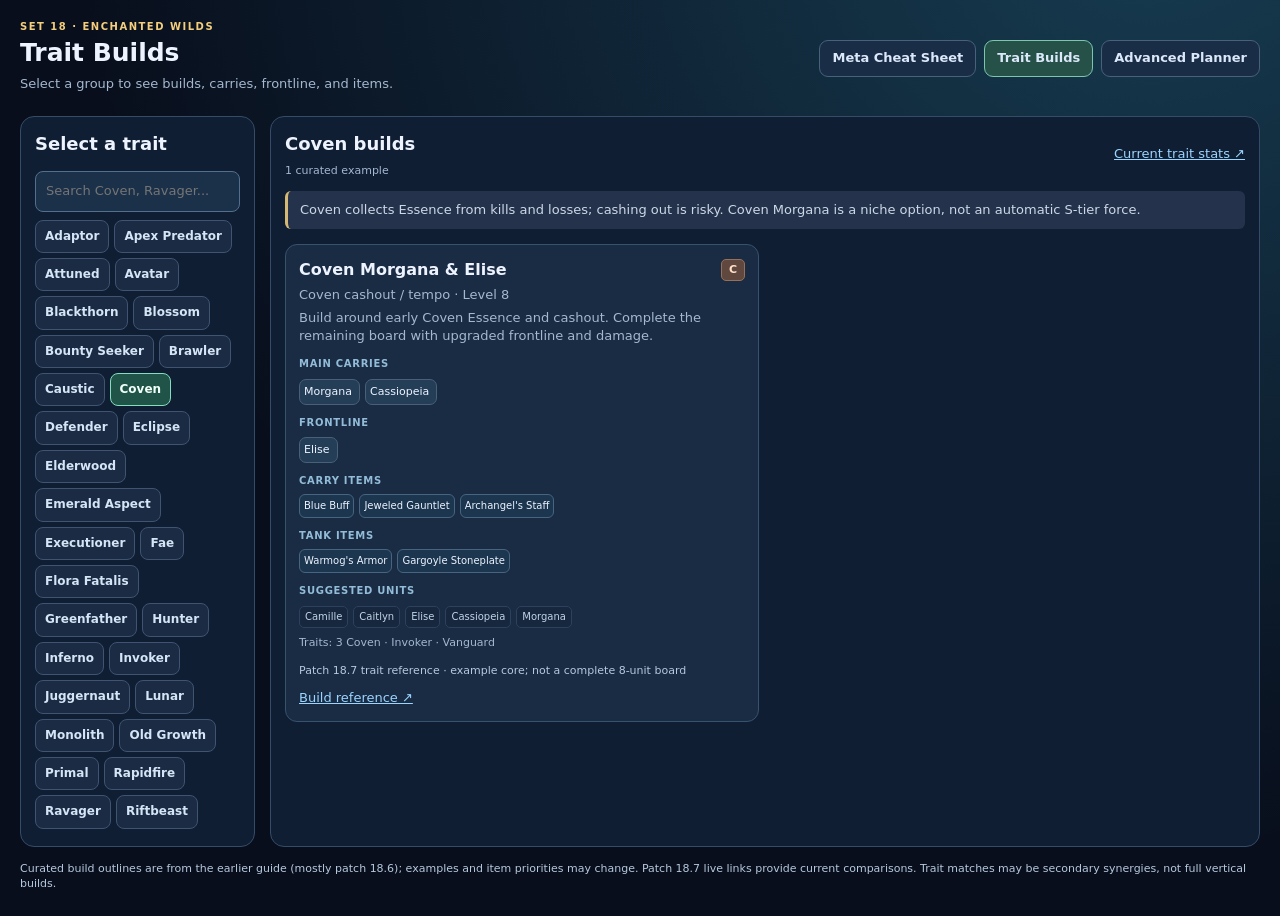
<file: traits.html>
<!doctype html><html lang="en"><head><meta charset="utf-8"><meta name="viewport" content="width=device-width,initial-scale=1"><meta name="theme-color" content="#080e1c"><title>TFT Trait Builds · Set 18</title><style>
:root{color-scheme:dark;--bg:#080e1c;--panel:#14233a;--line:#354c68;--text:#edf3ff;--muted:#a4b8d0;--gold:#f4ce7c}*{box-sizing:border-box}body{margin:0;background:radial-gradient(ellipse at 90% -10%,#173c51,transparent 66%),var(--bg);color:var(--text);font:13px/1.45 system-ui,Segoe UI,Arial}a{color:#9ad5ff}button,input{font:inherit}button{cursor:pointer}.wrap{max-width:1350px;margin:auto;padding:20px}header{display:flex;gap:14px;align-items:center;justify-content:space-between;flex-wrap:wrap;margin-bottom:18px}h1{font-size:25px;margin:0}h2{font-size:18px;margin:0 0 6px}p{margin:4px 0;color:var(--muted)}.nav{display:flex;flex-wrap:wrap;gap:8px}.nav a,.chip{padding:8px 12px;border:1px solid #48617c;border-radius:9px;text-decoration:none;color:#dbe8f9;background:#1a2d46;font-weight:750}.nav .active{border-color:#7bc6ad;background:#265148}.eyebrow{font-weight:800;color:var(--gold);font-size:10px;letter-spacing:.15em;text-transform:uppercase}.layout{display:grid;grid-template-columns:235px minmax(0,1fr);gap:15px}.panel{border:1px solid var(--line);border-radius:14px;background:#101e33;padding:14px;min-width:0}.search{padding:10px;background:#1b3049;border:1px solid #52708d;color:white;border-radius:8px;width:100%;margin:8px 0}.trait-list{display:flex;flex-wrap:wrap;gap:5px;max-height:68vh;overflow:auto}.trait{border:1px solid #3e5471;background:#1b2b44;color:#d5e5f6;padding:7px 9px;border-radius:8px;text-align:left;font-weight:700;font-size:12px}.trait.active{border-color:#84ddbf;background:#215449;color:#f0fff8}.toolbar{display:flex;gap:8px;justify-content:space-between;flex-wrap:wrap;align-items:center;margin-bottom:12px}.sub{color:var(--muted);font-size:11px}.builds{display:grid;grid-template-columns:repeat(2,minmax(0,1fr));gap:12px}.build{background:#1a2b44;border:1px solid #37526d;border-radius:12px;padding:13px;min-width:0}.build-head{display:flex;align-items:center;gap:7px;justify-content:space-between}.build h3{font-size:16px;margin:0}.tier{background:#315e50;color:#b9ffe0;border:1px solid #5c9c7f;border-radius:5px;font-weight:850;padding:2px 7px;font-size:11px}.tier.b{background:#384666;color:#c7dbff;border-color:#59739e}.tier.c{background:#60483e;color:#ffe1c9;border-color:#96705a}.persons{display:flex;gap:5px;flex-wrap:wrap;margin-top:7px}.person{display:inline-flex;align-items:center;gap:6px;background:#243e58;border:1px solid #496079;border-radius:7px;padding:4px 7px 4px 4px;font-size:11px}.person img{height:30px;width:30px;border-radius:5px;object-fit:cover}.label{color:#92bcd7;font-size:10px;text-transform:uppercase;letter-spacing:.07em;font-weight:800;margin:11px 0 5px}.items{display:flex;gap:5px;flex-wrap:wrap}.item{display:inline-flex;align-items:center;gap:6px;padding:4px;background:#1b364e;border:1px solid #476481;border-radius:6px;font-size:10px}.item img{height:25px;width:25px;border-radius:4px}.roster{display:flex;flex-wrap:wrap;gap:5px;margin:7px 0}.unit{display:flex;align-items:center;gap:4px;font-size:10px;color:#c0d4e7;background:#17273e;border:1px solid #2c415d;border-radius:5px;padding:3px 5px}.unit img{height:24px;width:24px;object-fit:cover;border-radius:4px}.actions{display:flex;justify-content:space-between;align-items:center;gap:10px;margin-top:12px;flex-wrap:wrap}.hint{font-size:11px;color:#b6c8dd}.empty{border:1px dashed #59708d;padding:20px;border-radius:12px;background:#1b2d43}.notice{padding:10px 12px;background:#25324b;border-left:3px solid #d6b875;margin:10px 0 15px;border-radius:6px;color:#cbd8e8}.tag{font-size:10px;color:#acdfcd}.trait-list::-webkit-scrollbar{width:6px}@media(max-width:850px){.layout{grid-template-columns:1fr}.trait-list{max-height:none}.builds{grid-template-columns:1fr}}@media(max-width:480px){.wrap{padding:12px}.person{font-size:10px}.build{padding:10px}.nav a{padding:7px 9px}}
</style></head><body><div class="wrap"><header><div><div class="eyebrow">Set 18 · Enchanted Wilds</div><h1>Trait Builds</h1><p>Select a group to see builds, carries, frontline, and items.</p></div><nav class="nav"><a href="index.html">Meta Cheat Sheet</a><a class="active" href="traits.html" aria-current="page">Trait Builds</a><a href="advanced.html">Advanced Planner</a></nav></header><div class="layout"><aside class="panel"><h2>Select a trait</h2><input id="search" class="search" placeholder="Search Coven, Ravager..." aria-label="Search traits"><div class="trait-list" id="traits"></div></aside><main class="panel"><div class="toolbar"><div><h2 id="heading">Trait Builds</h2><div class="sub" id="count"></div></div><a id="traitLink" target="_blank" rel="noopener" href="https://tft.ninja/">Current trait stats ↗</a></div><div id="traitInfo" class="notice"></div><div id="builds" class="builds"></div></main></div><p class="hint" style="margin-top:14px">Curated build outlines are from the earlier guide (mostly patch 18.6); examples and item priorities may change. Patch 18.7 live links provide current comparisons. Trait matches may be secondary synergies, not full vertical builds.</p></div><script>
const GUIDE_BUILDS = [
{id:'fae-flex',name:'Fae Flex / Embiggen',tier:'A',type:'ap',style:'Trait flex',lvl:8,headline:'2 Fae immediately, optional 4 Fae; especially with Embiggen',carry:['Tristana','Alune'],front:['Rakan','Lillia'],units:['Rakan','Xayah','Tristana','Lillia','Sentinel','Alune','Morgana','Taric'],traits:['2 Fae','4 Fae option','Vanguard'],when:'Embiggen Augment, early Xayah + Rakan, or upgraded Fae units with balanced damage items.',plan:'Use free Xayah + Rakan to activate Fae (2). Add Tristana and Lillia for Fae (4), or keep just 2 Fae as a support package. Fae Lux is another late-game option if you find the Fae Avatar. Protect your main damage dealers and only commit if upgrades support it.',carryItems:['Spear of Shojin','Guinsoo\'s Rageblade','Jeweled Gauntlet'],tankItems:['Gargoyle Stoneplate','Warmog\'s Armor'],pivot:'Embiggen enhances Fae, but you can keep only two Fae and pivot into a stronger upgraded board if the shop does not cooperate.',url:'https://tft.ninja/traits/fae'},
{id:'riftbeast',name:'Riftbeast Brambleback',tier:'S',type:'ad',style:'Fast 8',lvl:8,headline:'Strong trait-focused physical board',carry:['Brambleback','Elder Dragon'],front:['Krug','Sentinel','Taric'],units:['Pebbles','Murkwolf','Krug','Sentinel','Brambleback','Taric','Gnar','Elder Dragon'],traits:['7 Riftbeast','2 Brawler','2 Vanguard','2 Invoker'],when:'Early upgraded Riftbeasts, uncontested shops, item-heavy opener.',plan:'Activate 7 Riftbeast, stabilize at 8 for Brambleback 2★, then add Elder Dragon. Dragon occupies two team slots.',carryItems:['Guinsoo\'s Rageblade','Edge of Night','Hand of Justice'],tankItems:['Gargoyle Stoneplate','Warmog\'s Armor'],pivot:'If heavily contested, play your strongest 4-cost carry and avoid chasing costly Riftbeast 3★ units.',url:'https://hexcomps.com/comps/riftbeast-brambleback/'},
{id:'draven',name:'Elderwood Draven',tier:'A',type:'ad',style:'Fast 9',lvl:9,headline:'High-economy legendary AD cap',carry:['Draven','Ezreal'],front:['Maokai','Taric','Amumu'],units:['Alistar','Amumu','Ezreal','Kennen','Taric','Maokai','Gnar','Ivern','Draven'],traits:['3 Elderwood','2 Brawler','2 Inferno','2 Juggernaut','2 Executioner'],when:'Winning early, 50+ gold economy, plenty of HP, Bow/Sword components.',plan:'Use Ezreal as the bridge. Reach 9 for Draven, Maokai, Ivern and other high-value legends; add Lux if a further level opens.',carryItems:['Guinsoo\'s Rageblade','Kraken\'s Fury','Deathblade'],tankItems:['Warmog\'s Armor','Gargoyle Stoneplate'],pivot:'Stuck at 8? Upgrade Ezreal and frontline before pushing 9.',url:'https://hexcomps.com/comps/elderwood-draven-fast-9/'},
{id:'alune',name:'Alune / Morgana Vanguard',tier:'S',type:'ap',style:'Fast 9',lvl:9,headline:'Expensive magic-damage and control board',carry:['Alune','Morgana'],front:['Sentinel','Taric','Lillia'],units:['Rakan','Fiddlesticks','Diana','Sentinel','Lillia','Morgana','Taric','Ivern','Alune'],traits:['4 Vanguard','2 Defender','2 Spellweaver','2 Invoker','2 Lunar'],when:'Strong AP opener, Tears/Rods, a win streak or an economy augment.',plan:'Stabilize at 8 with Morgana, then push 9 for Alune. Keep four Vanguard and your support traits.',carryItems:['Blue Buff','Archangel\'s Staff','Jeweled Gauntlet'],tankItems:['Warmog\'s Armor','Protector\'s Vow'],pivot:'Too weak for Fast 9? Roll for upgraded Morgana and Sentinel on 8.',url:'https://hexcomps.com/comps/fast-9-alune-morgana/'},
{id:'ezreal',name:'Elderwood Executioners',tier:'A',type:'ad',style:'Fast 8',lvl:8,headline:'Ezreal + Soraka dual-carry core',carry:['Ezreal','Soraka'],front:['Hecarim','Taric'],units:['Ornn','Hecarim','Fiddlesticks','Soraka','Ezreal','Taric','Kennen','Gnar','Lux'],traits:['Elderwood','3 Executioner','2 Defender','2 Vanguard'],when:'Strong early Elderwood units, Shojin / AD components, preferably an Elderwood emblem.',plan:'Roll at 8 for Ezreal and Soraka 2★, then upgrade the frontline and seek meaningful Elderwood breakpoints.',carryItems:['Spear of Shojin','Last Whisper','Deathblade'],tankItems:['Dragon\'s Claw','Bramble Vest','Sunfire Cape'],pivot:'Missing Ezreal? Shift AD gear to another upgraded carry and keep useful defensive traits.',url:'https://hexcomps.com/comps/elderwood-executioners-ezreal-soraka/'},
{id:'aphelios',name:'Lunar Aphelios / Nidalee',tier:'A',type:'ad',style:'Fast 8',lvl:8,headline:'Two physical threats, many useful trait pairs',carry:['Aphelios','Nidalee'],front:['Sentinel','Amumu'],units:['Varus','Diana','Vi','Kog\'Maw','Amumu','Sentinel','Nidalee','Aphelios'],traits:['2 Inferno','2 Vanguard','2 Lunar','2 Primal','2 Rapidfire','2 Adaptor'],when:'Strong attack items, Rapidfire opener, enough items for two carries.',plan:'At 8 upgrade Aphelios, Nidalee and Sentinel. Kog\'Maw brings shred and sunder.',carryItems:['Guinsoo\'s Rageblade','Infinity Edge','Kraken\'s Fury'],tankItems:['Protector\'s Vow','Warmog\'s Armor'],pivot:'If your AD items suit abilities rather than autos, pivot toward Ezreal.',url:'https://hexcomps.com/comps/lunar-aphelios-nidalee/'},
{id:'ahri',name:'Invoker Ahri / Morgana',tier:'A',type:'ap',style:'Fast 8',lvl:8,headline:'Magic damage with Invoker support',carry:['Ahri','Morgana'],front:['Sentinel','Sett','Taric'],units:['Karma','Pebbles','Krug','Ahri','Morgana','Sentinel','Sett','Taric'],traits:['Invoker','Blossom','Riftbeast'],when:'Rod / Tear AP start, strong frontline, uncontested Ahri and Morgana.',plan:'Stabilize at Level 8 with Ahri 2★ and Morgana 2★. Itemize frontline to protect the backline and scout opposing carries.',carryItems:['Jeweled Gauntlet','Spear of Shojin','Striker\'s Flail'],tankItems:['Protector\'s Vow','Gargoyle Stoneplate','Warmog\'s Armor'],pivot:'If Ahri is contested, keep your upgraded Morgana or transition into Alune.',url:'https://tftcodex.com/comps/'},
{id:'yi',name:'Adaptor Master Yi',tier:'A',type:'reroll',style:'3-cost reroll',lvl:7,headline:'3★ Master Yi + Kog’Maw at Level 7',carry:['Master Yi','Kog\'Maw'],front:['Vi','Krug','Sett'],units:['Yorick','Vi','Krug','Master Yi','Kog\'Maw','Sett','Nidalee'],traits:['3 Adaptor','3 Blossom','2 Primal','2 Juggernaut','2 Brawler'],when:'Early Master Yi, good melee items or Artifact, reroll augment; uncontested.',plan:'Reach 7; slow-roll above 50 gold for Master Yi, Kog\'Maw and Vi 3★. Level afterward.',carryItems:['Guinsoo\'s Rageblade','Edge of Night','Titan\'s Resolve'],tankItems:['Gargoyle Stoneplate','Warmog\'s Armor'],pivot:'If contested, stop sinking gold into Yi 3★; use your upgraded frontline and switch carries.',url:'https://hexcomps.com/comps/adaptor-reroll-master-yi/'},
{id:'kayle',name:'Eclipse Kayle',tier:'A',type:'reroll',style:'2-cost reroll',lvl:6,headline:'Kayle 3★ with Solar/Lunar Eclipse',carry:['Kayle','Aphelios'],front:['Sejuani','Leona','Shen'],units:['Leona','Varus','Sejuani','Shen','Kayle','Diana','Amumu','Aphelios'],traits:['3 Solar','3 Lunar','3 Inferno','3 Rapidfire','2 Defender'],when:'Several early Kayles, Guinsoo components, other cheap pairs, no competition.',plan:'At Level 6 slow-roll for Kayle 3★. Use Solar and Lunar units to activate Eclipse; level only after the core is completed.',carryItems:['Guinsoo\'s Rageblade','Rabadon\'s Deathcap','Red Buff'],tankItems:['Gargoyle Stoneplate','Warmog\'s Armor'],pivot:'Missing Kayle copies by Stage 4? Transition into a standard AD Fast 8.',url:'https://hexcomps.com/comps/eclipse-kayle-reroll/'},
{id:'teemo',name:'Invoker Teemo',tier:'A',type:'reroll',style:'2-cost reroll',lvl:6,headline:'3★ Teemo and mana-based support',carry:['Teemo','LeBlanc'],front:['Alistar','Sentinel'],units:['Kobuko','Veigar','Alistar','LeBlanc','Teemo','Hecarim','Sentinel','Morgana'],traits:['3 Invoker','3 Elderwood','3 Sprykin','2 Brawler','2 Vanguard'],when:'Early Teemo/LeBlanc copies, AP items and an uncontested shop.',plan:'Slow roll at 6 above 50 gold for Teemo 3★. Add Elderwood/Vanguard frontline and itemize Morgana later.',carryItems:['Spear of Shojin','Jeweled Gauntlet','Striker\'s Flail'],tankItems:['Warmog\'s Armor','Gargoyle Stoneplate'],pivot:'If Teemo is heavily contested, move AP items to Morgana and play standard AP Fast 8.',url:'https://hexcomps.com/comps/invoker-teemo-reroll/'},
{id:'veigar',name:'Veigar / Ornn',tier:'A',type:'reroll',style:'1-cost reroll',lvl:6,headline:'Cheap 3★ snowball with artifact forging',carry:['Veigar','LeBlanc'],front:['Ornn','Alistar'],units:['Ornn','Rek\'Sai','Veigar','Alistar','LeBlanc','Fiddlesticks','Cassiopeia'],traits:['4 Spellweaver','3 Elderwood','2 Defender','2 Blackthorn','2 Brawler'],when:'Early Veigar + Ornn pairs, Blue Buff / AP components, room to stay low-level.',plan:'Slow-roll at Level 6 when you have early Veigar/Ornn pairs, then level once key 3★ units are complete. Do not force when contested.',carryItems:['Blue Buff','Jeweled Gauntlet','Hextech Gunblade'],tankItems:['Warmog\'s Armor','Crownguard','Gargoyle Stoneplate'],pivot:'Do not force without early copies: 1-cost reroll is difficult when contested.',url:'https://hexcomps.com/comps/veigar-ornn-reroll/'},
{id:'ashe',name:'Juggernaut Ashe',tier:'B',type:'ad',style:'Fast 9',lvl:9,headline:'Item-focused legendary Hunter carry',carry:['Ashe'],front:['Sett','Taric','Amumu'],units:['Ashe','Sett','Taric','Amumu','Sivir','Fiddlesticks'],traits:['4 Juggernaut','2 Hunter'],when:'AD ability-caster items, access to Ashe and strong frontline.',plan:'Prioritize Shojin + Red Buff + Last Whisper on Ashe. Add reliable Juggernaut frontline and Hunter activation; keep this as a flexible direction.',carryItems:['Spear of Shojin','Red Buff','Last Whisper'],tankItems:['Gargoyle Stoneplate','Warmog\'s Armor'],pivot:'Ashe 1★ with no items is not automatically better than your upgraded 4-cost carry.',url:'https://tft.ninja/units/ashe'},
{id:'dragon',name:'Draven / Elder Dragon',tier:'S',type:'ad',style:'Fast 9',lvl:9,headline:'High-ceiling dual legendary damage',carry:['Draven','Elder Dragon'],front:['Maokai','Taric','Sentinel'],units:['Amumu','Sentinel','Draven','Elder Dragon','Ivern','Kennen','Maokai','Taric'],traits:['Riftbeast','Vanguard','Juggernaut','Inferno'],when:'Very strong economy, AD items and uncontested expensive carries.',plan:'Get stable on 8, go 9, roll for legendary damage and frontline. Elder Dragon takes two unit slots.',carryItems:['Guinsoo\'s Rageblade','Kraken\'s Fury','Infinity Edge'],tankItems:['Gargoyle Stoneplate','Warmog\'s Armor'],pivot:'If level 9 is unaffordable, preserve a coherent upgraded Level 8 board instead.',url:'https://tftcodex.com/comps/'},
{id:'rammus',name:'Sprykin Rammus / Azir',tier:'A',type:'reroll',style:'3-cost reroll',lvl:7,headline:'Rammus 3★ tank + Azir 3★ damage · Patch 18.6',carry:['Azir','Soraka'],front:['Rammus'],units:['Veigar','Teemo','Azir','Fiddlesticks','Rammus','Soraka','Zyra'],traits:['Sprykin','Defender','Spellweaver'],when:'Early Rammus/Azir pairs, tank and AP components, no heavy contest.',plan:'Slow-roll at Level 7 above 50 gold for Rammus and Azir 3★. Give Rammus Gargoyle / Warmog / Spirit Visage; Azir Guinsoo / Gunblade / Deathcap. Level afterward.',carryItems:['Guinsoo\'s Rageblade','Hextech Gunblade','Rabadon\'s Deathcap'],tankItems:['Gargoyle Stoneplate','Warmog\'s Armor','Spirit Visage'],pivot:'No pairs or two opponents contesting your units? Stop chasing 3★ and pivot to AP Fast 8.',url:'https://tftcodex.com/comps/'},
{id:'primal-nidalee',name:'Primal Nidalee / Sivir',tier:'A',type:'ad',style:'Fast 8',lvl:8,headline:'Nidalee damage and healing buffed in Patch 18.6',carry:['Nidalee','Sivir'],front:['Amumu','Lillia','Sentinel'],units:['Rakan','Shen','Kog\'Maw','Amumu','Lillia','Nidalee','Sentinel','Sivir'],traits:['Primal','Defender','Vanguard'],when:'Natural Primal opener, suitable blessing and strong AD items.',plan:'Stabilize at Level 8 with upgraded Nidalee and Sivir and real frontline. The Nidalee buffs improve this line, but 2★ units matter more than forcing a bonus.',carryItems:['Bloodthirster','Edge of Night','Infinity Edge'],tankItems:['Gargoyle Stoneplate','Warmog\'s Armor'],pivot:'If Nidalee is contested, transfer items to another upgraded AD carry.',url:'https://tftcodex.com/comps/'},
{id:'solar-yunara',name:'Blossom Karma / Yunara → Solar',tier:'A',type:'reroll',style:'Karma / Yunara reroll',lvl:6,headline:'Blossom opener; Solar comes later',carry:['Yunara','Karma'],front:['Sejuani','Leona','Yorick'],units:['Karma','Leona','Yorick','Kayle','LeBlanc','Sejuani','Yunara'],traits:['Blossom early','Solar later','Defender'],when:'Early Karma + Yunara pairs (ideally two of each by 2-5), with Yorick or Sejuani support and an uncontested shop.',plan:'Open with Karma, Yunara and Yorick for Blossom; play your strongest frontline. At Level 6 slow-roll for Karma, Yunara and Sejuani upgrades. Add Leona, Kayle and the Solar breakpoint later rather than forcing Solar in Stage 2.',carryItems:['Spear of Shojin','Last Whisper','Deathblade'],tankItems:['Gargoyle Stoneplate','Warmog\'s Armor'],pivot:'No progress toward 3★ by Stage 4? Pivot into a regular 8-level board.',url:'https://tftcodex.com/comps/'}
];
const NAMES=["Adaptor","Apex Predator","Attuned","Avatar","Blackthorn","Blossom","Bounty Seeker","Brawler","Caustic","Coven","Defender","Eclipse","Elderwood","Emerald Aspect","Executioner","Fae","Flora Fatalis","Greenfather","Hunter","Inferno","Invoker","Juggernaut","Lunar","Monolith","Old Growth","Primal","Rapidfire","Ravager","Riftbeast","Rival","Solar","Spellweaver","Sprykin","Summoner","Thornmaiden","Vanguard"];
const SPECIAL=[
{id:'coven-morgana',name:'Coven Morgana & Elise',tier:'C',style:'Coven cashout / tempo',lvl:8,carry:['Morgana','Cassiopeia'],front:['Elise'],units:['Camille','Caitlyn','Elise','Cassiopeia','Morgana'],traits:['3 Coven','Invoker','Vanguard'],carryItems:['Blue Buff','Jeweled Gauntlet','Archangel\'s Staff'],tankItems:['Warmog\'s Armor','Gargoyle Stoneplate'],headline:'Build around early Coven Essence and cashout. Complete the remaining board with upgraded frontline and damage.',url:'https://tft.ninja/traits/coven',source:'Patch 18.7 trait reference · example core; not a complete 8-unit board'},
{id:'warwick-blackthorn',name:'Warwick Ravager / Blackthorn Reroll',tier:'A',style:'Level 6 reroll',lvl:6,carry:['Warwick'],front:['Krug','Rek\'Sai'],units:['Akali','Camille','Murkwolf','Warwick','Diana','Brambleback','Krug','Rek\'Sai'],traits:['4 Ravager','4 Blackthorn','Riftbeast'],carryItems:['Bloodthirster','Titan\'s Resolve','Quicksilver'],tankItems:['Warmog\'s Armor','Gargoyle Stoneplate'],headline:'Reroll Warwick and relevant low-cost units. Use Blackthorn sacrifice carefully; verify the final board and items from live source.',url:'https://tft.ninja/items/ravager-emblem',source:'Patch 18.7 archetype · illustrative core, not a guaranteed exact board'},
{id:'ravager-riftbeast',name:'Ravager Riftbeast',tier:'S',style:'Fast 8',lvl:8,carry:['Brambleback'],front:['Krug','Sentinel'],units:['Pebbles','Gromp','Murkwolf','Krug','Mama Beak','Brambleback','Sentinel'],traits:['2 Ravager','5 Riftbeast'],carryItems:['Edge of Night','Guinsoo\'s Rageblade','Hand of Justice'],tankItems:['Warmog\'s Armor','Gargoyle Stoneplate'],headline:'Ravager as a secondary synergy in a stronger Riftbeast core.',url:'https://tft.ninja/items/ravager-emblem',source:'Patch 18.7 archetype · illustrative core'}];
const champOverrides={"Mama Beak":"DA_CrimsonRaptor18.webp","Brambleback":"DA_Brambleback18.webp","Sentinel":"DA_Sentinel18.webp","Krug":"DA_Krug18.webp","Murkwolf":"DA_Murkwolf18.webp","Lux":"DA_Lux18_Base.webp","Warwick":"DA_18_Warwick.webp","Gromp":"DA_Gromp18_AP.webp"};
const itemOverrides={'Edge of Night':'EdgeofNight','Spear of Shojin':'SpearOfShojin','Guinsoo\'s Rageblade':'GuinsoosRageblade','Titan\'s Resolve':'TitansResolve','Warmog\'s Armor':'WarmogsArmor','Jeweled Gauntlet':'JeweledGauntlet','Archangel\'s Staff':'ArchangelsStaff','Blue Buff':'BlueBuff','Gargoyle Stoneplate':'GargoyleStoneplate','Hand of Justice':'HandOfJustice','Quicksilver':'Quicksilver','Bloodthirster':'Bloodthirster'};
const safe=s=>String(s).replace(/[&<>"']/g,c=>({'&':'&amp;','<':'&lt;','>':'&gt;','"':'&quot;',"'":'&#39;'}[c]));
const slug=s=>s.replace(/[^A-Za-z0-9]/g,'');
function portrait(n){return 'https://hexcomps.com/img/champions/'+(champOverrides[n]||'DA_18_'+slug(n)+'.webp')}
function itemImg(n){return 'https://hexcomps.com/img/items/DA_'+(itemOverrides[n]||slug(n))+'.webp'}
const person=n=>'<span class="person"><img loading="lazy" alt="" src="'+safe(portrait(n))+'" onerror="this.remove()">'+safe(n)+'</span>';
const item=n=>'<span class="item"><img loading="lazy" alt="" src="'+safe(itemImg(n))+'" onerror="this.remove()">'+safe(n)+'</span>';
function isMatch(b,t){return (b.traits||[]).some(x=>new RegExp('(^|[^A-Za-z])'+t.replace(/[.*+?^$\{\}()|[\]\\]/g,'\\$&')+'([^A-Za-z]|$)','i').test(x))||b.name.toLowerCase().includes(t.toLowerCase());}
let current=new URLSearchParams(location.search).get('trait')||'Coven';if(!NAMES.includes(current))current='Coven';
function render(){document.getElementById('heading').textContent=current+' builds';const link='https://tft.ninja/traits/'+current.toLowerCase().replace(/[^a-z0-9]+/g,'-');document.getElementById('traitLink').href=link;
const entries=[...SPECIAL,...GUIDE_BUILDS].filter(b=>isMatch(b,current));
document.getElementById('count').textContent=entries.length+' curated example'+(entries.length===1?'':'s');
document.getElementById('traitInfo').textContent=current==='Coven'?'Coven collects Essence from kills and losses; cashing out is risky. Coven Morgana is a niche option, not an automatic S-tier force.':current==='Ravager'?'Ravager grants omnivamp and bonus damage. It can be a primary Warwick reroll trait or a secondary Riftbeast synergy.':'Builds may only use a small trait breakpoint. Read the trait counts and decide whether to commit.';
document.getElementById('builds').innerHTML=entries.length?entries.map(b=>'<article class="build"><div class="build-head"><h3>'+safe(b.name)+'</h3><span class="tier '+safe(b.tier==='S'?'':(b.tier||'B').toLowerCase())+'">'+safe(b.tier||'—')+'</span></div><p>'+safe(b.style||'')+' · Level '+safe(b.lvl||'?')+'</p><p>'+safe(b.headline||'')+'</p><div class="label">Main carries</div><div class="persons">'+(b.carry||[]).map(person).join('')+'</div><div class="label">Frontline</div><div class="persons">'+(b.front||[]).map(person).join('')+'</div><div class="label">Carry items</div><div class="items">'+(b.carryItems||[]).map(item).join('')+'</div><div class="label">Tank items</div><div class="items">'+(b.tankItems||[]).map(item).join('')+'</div><div class="label">Suggested units</div><div class="roster">'+(b.units||[]).map(n=>'<span class="unit"><img loading="lazy" src="'+safe(portrait(n))+'" alt="" onerror="this.remove()">'+safe(n)+'</span>').join('')+'</div><p class="sub">Traits: '+safe((b.traits||[]).join(' · '))+'</p><div class="actions"><span class="hint">'+safe(b.source||'Guide snapshot · verify latest patch')+'</span><a href="'+safe(b.url||link)+'" target="_blank" rel="noopener">Build reference ↗</a></div></article>').join(''):'<div class="empty"><h3>No curated build yet</h3><p>We do not have a reliable local build for '+safe(current)+'. Open the current trait stats for active compositions rather than guessing an item set.</p><a href="'+safe(link)+'" target="_blank" rel="noopener">See '+safe(current)+' builds ↗</a></div>';
document.querySelectorAll('.trait').forEach(btn=>{const selected=btn.dataset.name===current;btn.classList.toggle('active',selected);btn.setAttribute('aria-pressed',String(selected))});
history.replaceState(null,'','?trait='+encodeURIComponent(current));}
function drawFilters(){const q=document.getElementById('search').value.toLowerCase();document.getElementById('traits').innerHTML=NAMES.filter(n=>n.toLowerCase().includes(q)).map(n=>'<button type="button" class="trait" data-name="'+safe(n)+'" aria-pressed="false">'+safe(n)+'</button>').join('');render();}
document.getElementById('traits').addEventListener('click',e=>{const b=e.target.closest('button[data-name]');if(b){current=b.dataset.name;render()}});
document.getElementById('search').addEventListener('input',drawFilters);drawFilters();
</script></body></html>
</file>
<file: guided-opening.css>
/* Guided opening: primary interaction, added to the existing local-first field guide. */
.guided-opening{margin:0 0 24px;display:grid;gap:14px;scroll-margin-top:20px}
.guide-intro{display:flex;justify-content:space-between;align-items:flex-start;gap:18px;flex-wrap:wrap}
.guide-intro h2{margin:0 0 4px;font-size:26px}
.guide-intro p{color:#b0c6dd;margin:0;max-width:720px}
.guide-step{color:#e8d098;letter-spacing:.12em;text-transform:uppercase;font-size:10px;font-weight:850}
.guide-panel{background:linear-gradient(142deg,#16283d,#101d31);border:1px solid #36506b;border-radius:16px;padding:18px;min-width:0}
.guide-panel-header{display:flex;align-items:start;justify-content:space-between;gap:12px;flex-wrap:wrap;margin-bottom:14px}
.guide-panel-header h3{font-size:18px;margin:3px 0 3px}
.guide-panel-header p{margin:0;color:#9bb6d4;font-size:12px}
.guide-round-picker{display:flex;flex-wrap:wrap;gap:7px}
.guide-round-picker button{color:#bcd2eb;background:#162944;border:1px solid #385674;padding:8px 11px;border-radius:9px;font-weight:750}
.guide-round-picker button.active{background:#276f68;border-color:#69c5b5;color:white}
.guide-round-now{color:#d4efff;font-weight:750;font-size:12px}
.guide-brief{background:#112c37;border-left:3px solid #65cdb4;border-radius:0 9px 9px 0;padding:11px 14px;color:#d6e8ed;line-height:1.6;margin-top:12px}
.guide-starters{display:flex;flex-wrap:wrap;gap:8px}
.guide-starter{width:88px;min-height:100px;display:flex;flex-direction:column;gap:5px;align-items:center;justify-content:center;background:#15263d;border:1px solid #374a64;border-radius:11px;padding:9px 5px;color:#d6e4f5;font-weight:750;font-size:11px;text-align:center}
.guide-starter img,.guide-target img,.guide-emblem img{width:43px;height:43px;object-fit:cover;background:#28415f;border-radius:8px}
.guide-starter.active{border:2px solid #64dfb4;background:#1c3b43}
.guide-starter.owned:not(.active){border-color:#8d9bbb}
.guide-starter small{font-size:10px;font-weight:550;color:#9ebbd8}
.guide-columns{display:grid;grid-template-columns:minmax(0,1.6fr) minmax(300px,1fr);gap:14px}
.guide-route-grid{display:grid;grid-template-columns:repeat(3,minmax(0,1fr));gap:9px}
.guide-route{padding:13px;background:#122137;border:1px solid #354c69;border-radius:12px;min-width:0}
.guide-route.selected{border-color:#6ac4ac;background:#16313b}
.guide-route-top{display:flex;justify-content:space-between;align-items:start;gap:8px}
.guide-route h4{margin:4px 0 6px;font-size:15px}
.guide-route p{margin:0 0 9px;color:#aebfd6;font-size:12px;min-height:50px}
.guide-route-badge{font-size:10px;font-weight:800;color:#9ce4c5}
.guide-route button,.guide-action{border-radius:8px;border:1px solid #4b7c87;background:#203f50;color:#e1f8f4;padding:7px 9px;font-weight:750;font-size:11px;cursor:pointer}
.guide-route .guide-target-buttons{display:flex;flex-direction:column;gap:6px}
.guide-target{display:flex;gap:7px;align-items:center;text-align:left;width:100%}
.guide-target img{width:30px;height:30px}
.guide-target:disabled{opacity:.55;cursor:default}
.guide-route .guide-route-choice{border:1px solid #556681;background:#223554;width:100%;margin-bottom:9px}
.guide-route .guide-route-choice.active{border-color:#8ed4bd;color:#abf0d0}
.guide-signal-note{font-size:11px;color:#9bb9d4;margin-top:10px}
.guide-aug-list{display:grid;gap:8px}
.guide-augment{display:grid;grid-template-columns:38px minmax(0,1fr) auto;align-items:center;gap:9px;background:#13253e;border:1px solid #344d68;border-radius:10px;padding:9px}
.guide-augment img{width:37px;height:37px;object-fit:contain}
.guide-augment b{display:block;font-size:12px}
.guide-augment small{display:block;font-size:11px;color:#a4c3dd;line-height:1.4}
.guide-augment strong{font-size:11px;color:#f2d68c}
.guide-actions{display:flex;flex-wrap:wrap;gap:8px;margin-top:12px}
.guide-action.primary{background:#287d72;border-color:#5cbca8;color:#fff}
.guide-warning{font-size:11px;color:#a9bcd1;margin-top:11px}
.guide-emblem-title{display:flex;align-items:center;justify-content:space-between;gap:10px}
.guide-emblem-title h3{font-size:17px;margin:0 0 5px}
.guide-emblem-title p{font-size:12px;color:#a7bfd8;margin:0}
.guide-emblem-section{background:linear-gradient(145deg,#23243b,#111d32);border:1px solid #58516b;border-radius:16px;padding:17px}
.guide-emblem-picker{margin-top:13px}
.guide-emblem-picker summary{color:#cce0fc;cursor:pointer;font-weight:750}
.guide-emblem-search{width:100%;margin:12px 0 8px;padding:10px;background:#111c30;color:white;border-radius:9px;border:1px solid #4a536d}
.guide-emblem-grid{display:grid;grid-template-columns:repeat(auto-fill,minmax(116px,1fr));gap:8px;max-height:300px;overflow:auto}
.guide-emblem{display:flex;align-items:center;gap:7px;min-height:58px;background:#20263e;border:1px solid #444e70;border-radius:9px;color:#e6eaff;padding:7px;text-align:left;font-size:11px;font-weight:750}
.guide-emblem[aria-pressed=true]{border-color:#f1cc80;background:#3b3550}
.guide-emblem img{height:36px;width:36px;object-fit:contain;flex-shrink:0}
.guide-emblem-status{display:flex;gap:8px;flex-wrap:wrap;margin-top:12px}
.guide-emblem-chip{display:inline-flex;align-items:center;gap:9px;border:1px solid #af936f;border-radius:9px;padding:6px 10px;font-weight:750;color:#f2d9ad;font-size:12px}
.guide-emblem-chip button{border:0;background:none;color:#ffdfbc;font-weight:900;font-size:16px}
.guide-emblem-ideas{display:grid;grid-template-columns:repeat(auto-fit,minmax(230px,1fr));gap:9px;margin-top:12px}
.guide-emblem-idea{background:#151f35;border:1px solid #4c496d;padding:13px;border-radius:11px}
.guide-emblem-idea h4{margin:4px 0;font-size:14px}
.guide-emblem-idea p{font-size:12px;color:#b8c5de;margin:5px 0 8px}
.guide-emblem-idea small{color:#e8cfa6}
.guide-emblem-idea .guide-idea-actions{display:flex;gap:5px;flex-wrap:wrap;margin-top:9px}
.guide-emblem-idea button{border:1px solid #515f82;border-radius:7px;background:#263450;color:#d8e8fb;padding:6px 8px;font-size:11px}
@media(max-width:1180px){.guide-route-grid{grid-template-columns:1fr 1fr}.guide-columns{grid-template-columns:1fr}}
@media(max-width:760px){.guide-route-grid{grid-template-columns:1fr}.guide-starter{width:calc(25% - 6px)}.guide-starters{gap:7px}.guide-panel{padding:14px}.guide-intro h2{font-size:23px}}
@media(max-width:490px){.guide-starter{width:calc(33.333% - 5px)}.guide-augment{grid-template-columns:32px 1fr}.guide-augment .guide-action{grid-column:2}.guide-emblem-grid{grid-template-columns:repeat(2,minmax(0,1fr))}}

.guide-emblem-idea.chosen{border-color:#e0bc7b;background:#262b42}
#guideEmblemFollowUp:empty{display:none}
</file>
<file: workspace-tabs.css>
/* TFT Field Guide tabbed workspace, Set 18.
   Existing content remains in place so its event handlers and local saved state survive. */
body[data-tft-tab] .shell{display:block;max-width:none}
body[data-tft-tab] .sidebar{display:none}
body[data-tft-tab] main{max-width:1580px;margin:0 auto;padding:14px clamp(14px,2.5vw,42px) 48px}
.tft-tabs-wrap{position:sticky;top:0;z-index:80;background:#080e1cef;border:1px solid #2f4560;border-radius:16px;padding:10px 11px 0;margin-bottom:22px;backdrop-filter:blur(18px);box-shadow:0 10px 30px #050d1d66}
.tft-tabs-brand{display:flex;justify-content:space-between;gap:12px;align-items:center;padding:2px 8px 9px}
.tft-tabs-brand strong{font-size:13px;letter-spacing:.1em;color:#f5cb6c}
.tft-tabs-brand small{font-size:11px;color:#9fb4d0}
.tft-tabs{display:flex;gap:5px;overflow-x:auto;overscroll-behavior-inline:contain;scrollbar-width:thin;scrollbar-color:#344d6c transparent}
.tft-tab{flex:0 0 auto;min-width:94px;display:flex;flex-direction:column;gap:2px;align-items:flex-start;justify-content:center;padding:11px 14px 10px;background:transparent;color:#b0bfd5;border:0;border-bottom:3px solid transparent;border-radius:10px 10px 0 0;transition:color .15s,background .15s,border-color .15s;text-align:left}
.tft-tab .tft-tab-label{font-size:13px;font-weight:850;white-space:nowrap}
.tft-tab .tft-tab-sub{font-size:10px;color:#8da5bd;white-space:nowrap}
.tft-tab:hover{color:#fff;background:#192840}
.tft-tab[aria-selected="true"]{background:#1a3645;color:#f7fff9;border-bottom-color:#6de0b4}
.tft-tab[aria-selected="true"] .tft-tab-sub{color:#99ddcf}
.tft-tab:focus-visible{outline:2px solid #f5cb6c;outline-offset:-2px}
.tft-tab-header{display:flex;align-items:center;justify-content:space-between;flex-wrap:wrap;gap:12px 16px;margin-bottom:19px}
.tft-tab-header h1{font-size:clamp(23px,2.7vw,34px);margin:2px 0 6px}
.tft-tab-header p{max-width:740px;color:#aabed8;font-size:13px;margin:0}
.tft-tab-actions{display:flex;gap:7px;flex-wrap:wrap}
.tft-tab-actions button{background:#173047;color:#d9f2ec;border:1px solid #416b79;border-radius:9px;padding:9px 12px;font-size:12px;font-weight:750}
.tft-tab-actions button:hover{border-color:#79b9a7;background:#224858}
.tft-tab-actions button.main{background:#267d72;border-color:#64bdab;color:#fff}
.tft-tab-panel{outline:none;min-height:48vh}
.tft-tab-panel > .section,.tft-tab-panel > details{margin-top:0}
body[data-tft-tab] #opening{margin:0}
body[data-tft-tab] #deepDive,body[data-tft-tab] #referenceLibrary{margin:0}
body[data-tft-tab] #deepDive > summary,body[data-tft-tab] #referenceLibrary > summary,body[data-tft-tab="finds"] #pickerDetails > summary{display:none!important}
body[data-tft-tab="finds"] #pickerDetails{border:0;padding:0;background:none}
body[data-tft-tab="finds"] #opening > .section-head{margin-bottom:12px}
body[data-tft-tab] #referenceLibrary > .section{margin-top:0;margin-bottom:27px}
body[data-tft-tab] #referenceLibrary > .section + .section{border-top:1px solid #293d54;padding-top:24px}
body[data-tft-tab] #deepDive > section{margin-top:0;margin-bottom:20px}
body[data-tft-tab="start"] #guidedOpening{margin-top:0}
body[data-tft-tab="start"] #guidedOpening .guide-intro{display:none!important}
body[data-tft-tab="start"] #guidedOpening .guide-columns{grid-template-columns:1fr}
body[data-tft-tab="augments"] #guidedOpening .guide-columns{display:block!important}
body[data-tft-tab="augments"] #guidedOpening .guide-columns > .guide-panel:nth-child(2){max-width:none}
body[data-tft-tab="start"] #guidedOpening > .guide-panel{margin-bottom:14px}
body[data-tft-tab="emblems"] .guide-emblem-section{margin-top:0}
body[data-tft-tab="next"] #overview .decision-hero{display:none!important}
body[data-tft-tab="next"] #advancedRounds{margin-top:16px}
body[data-tft-tab="next"] #nextPrimary{margin-bottom:16px}
body[data-tft-tab="next"] #overview .next-dashboard{margin-top:0}
body[data-tft-tab="next"] #overview .next-inventory{margin-top:19px}
body[data-tft-tab="builds"] #deepDive > .opening-results-head{margin-top:0}
body[data-tft-tab="builds"] #deepDive > #openResults{margin-bottom:22px}
body[data-tft-tab="strategy"] #notes{scroll-margin-top:130px}
@media (max-width:900px){
 body[data-tft-tab] main{padding:9px 13px 36px}
 .tft-tabs-wrap{margin-bottom:15px;padding:8px 7px 0;border-radius:12px}
 .tft-tab{min-width:85px;padding:9px 11px 8px}
 .tft-tab-header{margin-bottom:15px}
}
@media (max-width:600px){
 .tft-tabs-brand{padding-bottom:6px}
 .tft-tabs-brand small{display:none}
 .tft-tab-sub{display:none}
 .tft-tab{min-width:74px;align-items:center;padding:11px 10px}
 .tft-tab .tft-tab-label{font-size:12px}
 .tft-tab-header{display:block}
 .tft-tab-actions{margin-top:10px}
 .tft-tab-actions button{flex:1 1 auto}
 .tft-tab-header h1{font-size:23px}
}
/* Visibility is controlled by top-level tab, without moving nodes out of legacy
   #overview, #opening, #deepDive, or #referenceLibrary event delegation roots. */
body[data-tft-tab] #overview,
body[data-tft-tab] #opening,
body[data-tft-tab] #referenceLibrary{display:none!important}
body[data-tft-tab="start"] #overview,
body[data-tft-tab="next"] #overview,
body[data-tft-tab="augments"] #overview,
body[data-tft-tab="emblems"] #overview,
body[data-tft-tab="finds"] #opening,
body[data-tft-tab="augments"] #opening,
body[data-tft-tab="items"] #opening,
body[data-tft-tab="builds"] #opening,
body[data-tft-tab="items"] #referenceLibrary,
body[data-tft-tab="builds"] #referenceLibrary,
body[data-tft-tab="strategy"] #referenceLibrary{display:block!important}
body[data-tft-tab] #overview > *,
body[data-tft-tab] #guidedOpening > *,
body[data-tft-tab] #opening > *,
body[data-tft-tab] #deepDive > *,
body[data-tft-tab] #referenceLibrary > *{display:none!important}
/* Opening: only the stage guide, starter and context-sensitive early shop targets */
body[data-tft-tab="start"] #overview > #guidedOpening,
body[data-tft-tab="start"] #guidedOpening > .guide-panel,
body[data-tft-tab="start"] #guidedOpening > .guide-columns{display:block!important}
body[data-tft-tab="start"] #guidedOpening .guide-columns > .guide-panel:nth-child(2){display:none!important}
/* Current recommendations and already-found strip */
body[data-tft-tab="next"] #overview > .next-dashboard,
body[data-tft-tab="next"] #overview > .next-inventory,
body[data-tft-tab="next"] #overview > #advancedRounds{display:block!important}
/* Find picker: stays nested in its original section so delegated click handlers work */
body[data-tft-tab="finds"] #opening > .section-head{display:flex!important}
body[data-tft-tab="finds"] #opening > #pickerDetails{display:block!important}
/* Contextual augment panel and ranked offer comparison */
body[data-tft-tab="augments"] #overview > #guidedOpening,
body[data-tft-tab="augments"] #guidedOpening > .guide-columns,
body[data-tft-tab="augments"] #opening > #deepDive,
body[data-tft-tab="augments"] #deepDive > .augment-guide{display:block!important}
body[data-tft-tab="augments"] #guidedOpening .guide-columns > .guide-panel:first-child{display:none!important}
/* Item ranks, holders, combos and the old full item catalogue */
body[data-tft-tab="items"] #opening > #deepDive,
body[data-tft-tab="items"] #deepDive > .value-guide,
body[data-tft-tab="items"] #deepDive > .combo-guide,
body[data-tft-tab="items"] #deepDive > .artifact-choices,
body[data-tft-tab="items"] #deepDive > .hero-picks,
body[data-tft-tab="items"] #deepDive > .holder-section,
body[data-tft-tab="items"] #referenceLibrary > #items{display:block!important}
/* Emblems: dedicated optional-branch exploration without changing normal watchlists */
body[data-tft-tab="emblems"] #overview > #guidedOpening,
body[data-tft-tab="emblems"] #guidedOpening > .guide-emblem-section{display:block!important}
/* Builds and roster */
body[data-tft-tab="builds"] #opening > #deepDive,
body[data-tft-tab="builds"] #deepDive > .opening-results-head,
body[data-tft-tab="builds"] #deepDive > #openResults,
body[data-tft-tab="builds"] #deepDive > p.muted,
body[data-tft-tab="builds"] #referenceLibrary > #comps,
body[data-tft-tab="builds"] #referenceLibrary > #champions{display:block!important}
/* Economy / late-game checklist / personal notes */
body[data-tft-tab="strategy"] #referenceLibrary > #economy,
body[data-tft-tab="strategy"] #referenceLibrary > #training,
body[data-tft-tab="strategy"] #referenceLibrary > #notes{display:block!important}
body[data-tft-tab="builds"] #deepDive > #openResults{display:grid!important}
body[data-tft-tab="finds"] #opening > #pickerDetails{display:block!important}
@media print{
 body[data-tft-tab] .tft-tabs-wrap,body[data-tft-tab] .tft-tab-header{display:none!important}
}

/* A visible escape hatch when a Set 18 Augment is absent from the curated gallery. */
.missing-augment-form{grid-column:1/-1;display:grid;gap:8px;margin-top:13px;padding:15px;border-radius:13px;border:1px solid #486481;background:#17283d}
.missing-augment-heading{display:flex;align-items:baseline;gap:9px;flex-wrap:wrap}
.missing-augment-heading b{font-size:14px;color:#f2db9b}
.missing-augment-heading small{font-size:12px;color:#a7bdd3}
.missing-augment-fields{display:flex;align-items:stretch;gap:9px;flex-wrap:wrap}
.missing-augment-fields input{flex:1 1 225px;min-width:0}
.missing-augment-fields select{min-width:110px}
.missing-augment-form > small{font-size:11px}
@media(max-width:600px){.missing-augment-fields input,.missing-augment-fields button{flex:1 1 100%}}

/* Persistent new-match reset, visible above every purpose tab. */
.tft-tabs-brand-right{display:flex;align-items:center;justify-content:flex-end;gap:14px;min-width:0}
.tft-reset-game{flex:none;display:inline-flex;align-items:center;justify-content:center;padding:7px 13px;border-radius:9px;border:1px solid #835965;background:#34202c;color:#ffd6d4;font-size:12px;font-weight:850;white-space:nowrap}
.tft-reset-game:hover{background:#54303b;border-color:#d38a94;color:#fff}
.tft-reset-game:focus-visible{outline:2px solid #f5cb6c;outline-offset:2px}
@media(max-width:600px){
 .tft-tabs-brand-right{gap:7px}
 .tft-reset-game{padding:7px 9px;font-size:11px}
}

/* Optional early legendary alert: only appears after a logged 5-cost in Stage 2/3. */
.early-legendary-note:empty{display:none}
.early-legendary-note:not(:empty){margin:12px 0 16px;padding:14px 17px;border:1px solid #72664a;border-left:4px solid #f5cb6c;border-radius:10px;background:linear-gradient(100deg,#302a2e,#152438)}
.early-legendary-note strong{display:block;color:#ffe6a5;font-size:14px}
.early-legendary-note p{font-size:12px;color:#d0e0ef;margin:5px 0 0;line-height:1.6}
.build-dismiss-btn{border:1px solid #536379;background:#1a2a40;color:#ccd8ec;border-radius:8px;font-size:11px;font-weight:750;line-height:1.35;padding:8px 10px;margin:7px 4px 0 0;cursor:pointer;white-space:normal}
.build-dismiss-btn:hover{background:#243851;border-color:#86a0bc;color:white}
.comp-live-status{margin:11px 0 4px;padding:9px 10px;font-size:11px;color:#abcab9;border-left:3px solid #5a9f8f;background:#1b323b;border-radius:0 7px 7px 0}
.comp-live-status.unavailable{color:#edc3b7;border-left-color:#b97a6e;background:#392b34}
</file>
<file: quick-hints.css>
/* Low-interaction TFT cheatsheet: deliberately independent of match logging. */
body[data-tft-tab] #quickHints{display:none!important}
body[data-tft-tab="hints"] #quickHints{display:block!important}
.quick-hints{max-width:1550px;margin:0 auto;min-height:55vh}
.hint-summary{display:flex;gap:12px;align-items:flex-start;justify-content:space-between;flex-wrap:wrap;margin:0 0 16px;padding:15px 20px;background:linear-gradient(110deg,#133b41,#15273e 72%);border:1px solid #3b706c;border-radius:13px}
.hint-summary strong{font-size:16px;color:#bcf8da}
.hint-summary p{font-size:12px;color:#b6cfe0;margin:5px 0 0;max-width:820px}
.hint-summary small{font-size:11px;color:#f5dba1}
.hint-top-layout{display:grid;grid-template-columns:minmax(350px,.95fr) minmax(420px,1.05fr);gap:14px}
.hint-panel{background:linear-gradient(150deg,#15253b,#111e31);border:1px solid #324765;border-radius:14px;padding:18px;margin-bottom:14px;min-width:0}
.hint-head{display:flex;align-items:flex-start;justify-content:space-between;gap:10px;margin-bottom:13px;flex-wrap:wrap}
.hint-head h2{font-size:19px;margin:2px 0 3px}
.hint-head p{font-size:12px;margin:0;color:#9cb4cd}
.hint-eyebrow{font-size:10px;font-weight:900;letter-spacing:.11em;color:#eed58e}
.hint-lookup-modes{display:flex;gap:6px;margin:10px 0 12px}
.hint-pill{background:#1a2a43;color:#bcd0e6;border:1px solid #405472;border-radius:9px;padding:7px 11px;font-size:12px;font-weight:800}
.hint-pill[aria-pressed="true"],.hint-pill:hover{background:#28584f;border-color:#66d3ab;color:#fff}
.hint-search{width:100%;background:#0c1a2d;border:1px solid #426079;border-radius:9px;padding:11px 12px;color:#f5f7fe;margin-bottom:9px}
.hint-search::placeholder{color:#7e9bb4}
.hint-choices{display:grid;grid-template-columns:repeat(6,minmax(0,1fr));gap:7px;max-height:240px;overflow:auto;padding:2px 3px 7px}
.hint-choice{position:relative;background:#102139;border:1px solid #334d68;border-radius:10px;padding:7px 3px 6px;min-width:0;display:flex;flex-direction:column;align-items:center;gap:5px;color:#d8e9fa;font-size:10px;text-align:center}
.hint-choice img{height:44px;width:44px;object-fit:cover;border-radius:7px;background:#2d3954}
.hint-choice span{max-width:100%;overflow-wrap:anywhere}
.hint-choice[aria-pressed="true"]{border:2px solid #69d0b2;background:#1b3c42}
.hint-choice small{font-size:9px;color:#b5c0d7}
.hint-choice:hover{border-color:#9dd4c8}
.hint-item-choices{grid-template-columns:repeat(4,minmax(0,1fr))}
.hint-item-choices .hint-choice img{height:38px;width:38px}
.hint-result{min-height:200px}
.hint-result-top{display:flex;align-items:center;gap:12px;margin-bottom:13px}
.hint-result-top > img{height:62px;width:62px;object-fit:cover;border-radius:12px;border:2px solid #688da2;background:#203a50}
.hint-result-top h3{margin:0 0 3px;font-size:20px}
.hint-result-top span{color:#9fbacf;font-size:12px}
.hint-result-sublabel{font-size:10px;font-weight:900;letter-spacing:.09em;text-transform:uppercase;color:#eed58e;margin:11px 0 7px}
.hint-gear-list{display:grid;grid-template-columns:repeat(auto-fit,minmax(135px,1fr));gap:7px}
.hint-gear{display:flex;gap:8px;align-items:center;background:#1c2c43;border:1px solid #38516b;border-radius:9px;padding:7px;min-width:0}
.hint-gear img{height:36px;width:36px;object-fit:cover;border-radius:6px;flex:none}
.hint-gear div{min-width:0}
.hint-gear b{display:block;font-size:11px;line-height:1.35}
.hint-gear small{display:block;color:#9fb2c9;font-size:10px;line-height:1.35;margin-top:2px}
.hint-gear .hint-art-fallback{height:36px;width:36px;border-radius:6px;background:#55456b;display:flex;align-items:center;justify-content:center;color:#fff;flex:none}
.hint-caption{color:#aac1d5;font-size:12px;line-height:1.5;margin:9px 0}
.hint-pivot-list{display:grid;gap:7px;margin-top:9px}
.hint-pivot{border-left:3px solid #6caaab;padding:9px 10px;background:#1b3142;font-size:11px;line-height:1.55;border-radius:0 7px 7px 0}
.hint-pivot b{font-size:12px;color:#e6f6ef}
.hint-pivot p{font-size:11px;color:#b4cde0;margin:4px 0}
.hint-pivot button,.hint-detail-actions button{background:#294556;border:1px solid #598185;border-radius:7px;padding:6px 9px;color:#d5fff0;font-weight:750;font-size:11px}
.hint-section-label{margin:4px 0 13px;font-size:19px}
.hint-start-grid{display:grid;grid-template-columns:repeat(3,minmax(0,1fr));gap:9px}
.hint-start-card{display:block;border:1px solid #344c66;border-radius:11px;background:#15273b;text-align:left;color:#dbe8f8;padding:13px;min-width:0}
.hint-start-card[aria-pressed="true"]{border:2px solid #74d1ae;background:#1b383b}
.hint-start-card:hover{border-color:#78aab9}
.hint-start-avatars{display:flex;gap:5px;margin-bottom:9px}
.hint-start-avatars img{height:38px;width:38px;border-radius:7px;object-fit:cover}
.hint-start-card strong{display:block;font-size:12px}
.hint-start-card small{display:block;font-size:10px;color:#a9c2d4;margin-top:4px;line-height:1.4}
.hint-start-card .hint-card-tag{color:#eacb8f;font-weight:800;font-size:9px;letter-spacing:.06em}
.hint-start-detail{padding:14px;border:1px solid #426b70;background:#152e3c;border-radius:11px;margin-top:12px}
.hint-start-detail h3{font-size:17px;margin:0 0 7px}
.hint-start-detail p{color:#c2d7e7;font-size:12px;line-height:1.6;margin:6px 0}
.hint-start-detail b{color:#f5dba1}
.hint-detail-actions{display:flex;flex-wrap:wrap;gap:7px;margin-top:9px}
.hint-combo-grid{display:grid;grid-template-columns:repeat(3,minmax(0,1fr));gap:10px}
.hint-combo-card{background:#14263b;border:1px solid #334f6e;border-radius:12px;padding:14px;min-width:0;display:flex;flex-direction:column;gap:7px}
.hint-combo-card h3{font-size:15px;margin:0}
.hint-combo-icons{display:flex;align-items:center;gap:4px;flex-wrap:wrap}
.hint-combo-icons img{height:39px;width:39px;object-fit:cover;border:1px solid #51627b;border-radius:7px;background:#263852}
.hint-combo-card p{font-size:11px;color:#b5cadd;line-height:1.56;margin:0}
.hint-combo-card .hint-combo-title{font-size:11px;color:#e4d196;font-weight:800}
.hint-combo-card button{align-self:start;border:1px solid #557986;border-radius:7px;padding:6px 10px;background:#234452;color:#d7f7ed;font-size:11px;font-weight:750;margin-top:auto}
.hint-combo-actions{display:flex;flex-wrap:wrap;gap:7px}
.hint-bottom-note{font-size:11px;color:#9aafc6;margin:10px 0 6px}
@media(max-width:1100px){.hint-top-layout{grid-template-columns:1fr}.hint-combo-grid{grid-template-columns:repeat(2,minmax(0,1fr))}}
@media(max-width:650px){.hint-panel{padding:13px}.hint-choices{grid-template-columns:repeat(4,minmax(0,1fr))}.hint-item-choices{grid-template-columns:repeat(3,minmax(0,1fr))}.hint-start-grid{grid-template-columns:repeat(2,minmax(0,1fr))}.hint-combo-grid{grid-template-columns:1fr}.hint-summary{padding:12px 14px}.hint-gear-list{grid-template-columns:repeat(2,minmax(0,1fr))}}
@media(max-width:380px){.hint-start-grid{grid-template-columns:1fr}.hint-gear-list{grid-template-columns:1fr}}
</file>
<file: augment-quick.css>
/* Icon-first Set 18 augment lookup.
   Slots stay visible; only the icon grid scrolls. */
body[data-tft-tab] #augmentQuick{display:none!important}
body[data-tft-tab="augments"] #augmentQuick{display:block!important}
body[data-tft-tab="augments"] #overview,body[data-tft-tab="augments"] #opening{display:none!important}
.augv{max-width:1510px;margin:0 auto;color:#e8f0ff}
.augv-intro{display:flex;gap:14px;align-items:center;justify-content:space-between;margin:0 0 13px;flex-wrap:wrap}
.augv-kicker{color:#f4d18b;letter-spacing:.12em;font-size:10px;font-weight:900}
.augv-intro h2{font-size:22px;line-height:1.25;margin:3px 0 5px;font-weight:850}
.augv-intro p{max-width:870px;color:#a9c1d5;line-height:1.5;font-size:12px;margin:0}
.augv-intro strong{color:#d6ece5}
.augv-clear{border:1px solid #557783;border-radius:9px;padding:9px 13px;color:#e1f4f2;background:#193d45;font-size:12px;font-weight:800;cursor:pointer}
.augv-clear:hover{border-color:#91c8ba;background:#245761}
.augv-clear:focus-visible,.augv-pick:focus-visible,.augv-rarity button:focus-visible,.augv-slot-remove:focus-visible{outline:3px solid #f4d18b;outline-offset:2px}
.augv-compare{display:grid;grid-template-columns:repeat(3,minmax(0,1fr));gap:10px;margin-bottom:9px}
.augv-slot{position:relative;min-height:146px;display:flex;align-items:flex-start;gap:12px;padding:14px;border:1px solid #435a74;border-radius:14px;background:linear-gradient(135deg,#172c46,#101b30);min-width:0}
.augv-slot.empty{border-style:dashed;align-items:center;justify-content:center;flex-direction:column;gap:6px;color:#7e98b5;background:#121e31}
.augv-slot.empty span:not(.augv-slot-number){font-size:11px;font-weight:700}
.augv-slot-number{font-size:24px;font-weight:950;color:#536d8a}
.augv-slot.top-grade{border-color:#beaa6c;background:linear-gradient(130deg,#302c26,#152536)}
.augv-slot-art{flex:0 0 71px;display:flex;flex-direction:column;align-items:center;gap:7px}
.augv-slot-art .augv-icon-frame,.augv-slot-art>.augv-icon-fallback{width:69px;height:69px}
.augv-icon-frame{position:relative;display:inline-flex;align-items:center;justify-content:center;overflow:hidden;border-radius:9px;background:#2b394f;border:1px solid #51617a;vertical-align:middle}
.augv-icon-frame>img{display:block;width:100%;height:100%;object-fit:cover}
.augv-icon-fallback{display:inline-flex;align-items:center;justify-content:center;aspect-ratio:1;background:radial-gradient(circle at 20% 0%,#405d72,#1b2c42 70%);border:1px solid #557288;border-radius:9px;color:#d3f0f2;font-size:21px;font-weight:900;letter-spacing:-.05em}
.augv-icon-fallback[hidden]{display:none!important}
.augv-slot-grade .augv-tier{position:static;width:40px;height:27px;font-size:17px;border-radius:7px}
.augv-slot-detail{min-width:0;flex:1;padding-right:18px}
.augv-slot-detail>strong{display:block;line-height:1.28;font-size:15px;overflow-wrap:anywhere}
.augv-slot-detail>small{display:block;color:#b1c3d9;font-size:11px;margin:6px 0 7px}
.augv-slot-detail>p{color:#c4d7e4;font-size:11px;line-height:1.45;margin:0;display:-webkit-box;-webkit-line-clamp:3;-webkit-box-orient:vertical;overflow:hidden}
.augv-slot-remove{border:0;position:absolute;right:8px;top:8px;width:26px;height:27px;line-height:25px;padding:0;background:#2c3a4d;color:#d7e2eb;border-radius:7px;font-weight:800;font-size:18px;cursor:pointer}
.augv-slot-remove:hover{color:#fff;background:#8c4852}
.augv-verdict{font-size:12px;color:#c0d6e2;min-height:24px;margin:5px 0 14px;line-height:1.5}
.augv-verdict b{color:#ffe3a6}
.augv-toolbar{background:#15283e;border:1px solid #405774;border-radius:13px;padding:11px 14px;display:flex;justify-content:space-between;align-items:center;gap:10px;flex-wrap:wrap}
.augv-rarity{display:flex;gap:6px;flex-wrap:wrap}
.augv-rarity button{display:inline-flex;align-items:center;gap:7px;justify-content:center;padding:9px 12px;min-height:40px;border:1px solid #445d74;border-radius:9px;color:#bfd2e5;background:#1d3046;font-weight:850;font-size:12px;cursor:pointer}
.augv-rarity button:hover{border-color:#7ea6b9;background:#29445a}
.augv-rarity button[aria-pressed="true"]{background:#214c4b;border:2px solid #79dcc0;padding:8px 11px;color:#fff}
.augv-rarity button small{color:#d1e4ec;font-size:10px;opacity:.7;font-weight:850}
.augv-gem{width:13px;height:13px;border:1px solid #ffffff66;border-radius:3px;flex-shrink:0}
.augv-gem.silver{background:linear-gradient(130deg,#f2f6fa,#92a8c2)}
.augv-gem.gold{background:linear-gradient(130deg,#fff0a7,#dba93a)}
.augv-gem.prismatic{background:linear-gradient(135deg,#f1a4e6,#98caff 50%,#8de8c4)}
.augv-secondary{position:relative;min-width:230px;flex:1;max-width:370px}
.augv-secondary input{width:100%;border:1px solid #587087;border-radius:9px;background:#0a1c30;color:#ecf7fc;padding:11px 36px 11px 12px;font-size:12px}
.augv-secondary input:focus{outline:2px solid #83d4c4;outline-offset:1px}
.augv-secondary input::placeholder{color:#91abc1}
.augv-clear-search{position:absolute;top:5px;right:5px;width:30px;height:29px;border:0;color:#9db7c9;background:transparent;font-size:19px;cursor:pointer}
.augv-clear-search:hover{color:#fff}
.augv-gallery-head{display:flex;align-items:center;justify-content:space-between;gap:10px;flex-wrap:wrap;margin:13px 1px 9px}
.augv-gallery-head strong{font-size:15px;display:block}
.augv-gallery-head small{font-size:11px;color:#a6c0d2;margin-top:3px;display:block}
.augv-key{display:flex;align-items:center;gap:5px}
.augv-key>span{display:inline-flex;align-items:center;justify-content:center;border-radius:5px;width:22px;height:22px;font-weight:900;font-size:13px}
.augv-key small{margin:0 0 0 5px}
.augv-gallery{display:grid;grid-template-columns:repeat(auto-fill,minmax(118px,1fr));align-content:start;gap:8px;max-height:min(56vh,595px);min-height:195px;overflow-y:auto;overscroll-behavior:contain;scrollbar-color:#456481 #15263b;padding:2px 7px 9px 2px}
.augv-pick{display:flex;flex-direction:column;align-items:center;justify-content:flex-start;text-align:center;gap:8px;min-height:138px;min-width:0;position:relative;padding:10px 7px 11px;color:#dbe9f4;border:1px solid #314966;border-radius:12px;background:linear-gradient(140deg,#182d47,#111e31);cursor:pointer}
.augv-pick:hover{border-color:#81b4b7;background:#203f53}
.augv-pick[aria-pressed="true"]{border:2px solid #8ce4c1;padding:9px 6px 10px;background:linear-gradient(140deg,#23514e,#162e39)}
.augv-pick-art{position:relative;display:flex;align-items:center;justify-content:center;width:83px;height:83px}
.augv-pick-art>.augv-icon-frame,.augv-pick-art>.augv-icon-fallback{width:79px;height:79px}
.augv-pick-name{font-size:11.5px;line-height:1.3;font-weight:800;overflow-wrap:anywhere;color:#e3edfc;max-width:100%;display:-webkit-box;-webkit-line-clamp:2;-webkit-box-orient:vertical;overflow:hidden}
.augv-tier{width:26px;height:26px;position:absolute;right:-5px;top:-5px;display:inline-flex;align-items:center;justify-content:center;font-size:14px;font-weight:1000;border-radius:7px;box-shadow:0 2px 5px #0b162bba;border:1px solid #718199;z-index:1}
.augv-tier.gradeS,.augv-key .tierS{background:#684a1d;color:#ffe49c;border-color:#e4bd65}
.augv-tier.gradeA,.augv-key .tierA{background:#20583c;color:#b4ffd4;border-color:#68d49c}
.augv-tier.gradeB,.augv-key .tierB{background:#224766;color:#cce8ff;border-color:#73ade1}
.augv-tier.gradeC,.augv-key .tierC{background:#473b58;color:#e7d6f7;border-color:#ad8bcc}
.augv-tier.gradeUnknown{background:#3b4352;color:#d1d7e2}
.augv-picked{position:absolute;bottom:-3px;right:-7px;width:27px;height:27px;background:#55bc8f;color:#082d29;border:2px solid #b8ffe0;border-radius:50%;display:flex;align-items:center;justify-content:center;font-size:16px;font-weight:1000;z-index:1}
.augv-empty{grid-column:1/-1;text-align:center;margin:50px 10px;color:#bbd0e2;font-size:13px}
.augv-load-note{font-size:12px;color:#efc8a8;margin:10px 0}
.augv-load-note:empty{display:none}
.augv-bottom{border-top:1px solid #32465e;margin-top:15px;padding-top:10px;color:#9eb5c9;font-size:11px;line-height:1.55}
.augv-bottom p{margin:5px 0 7px}
.augv-bottom a{color:#a4d8c8;font-weight:750}
.augv-advanced{margin-top:12px;border-top:1px solid #33485a;padding:10px 0}
.augv-advanced summary{font-size:12px;font-weight:850;color:#bfd8e4;cursor:pointer}
.augv-advanced p{font-size:12px;margin:9px 0}
@media(max-width:980px){
 .augv-compare{gap:7px}.augv-slot{padding:11px;gap:8px}
 .augv-slot-art{flex-basis:51px}.augv-slot-art .augv-icon-frame,.augv-slot-art>.augv-icon-fallback{width:51px;height:51px}
 .augv-slot-detail>strong{font-size:13px}.augv-slot-detail>p{font-size:10px}
}
@media(max-width:680px){
 .augv-intro h2{font-size:20px}
 .augv-compare{grid-template-columns:1fr}
 .augv-slot{min-height:91px;padding:10px}
 .augv-slot.empty{min-height:50px;flex-direction:row}
 .augv-slot-number{font-size:17px}
 .augv-slot-detail>p{display:none}
 .augv-slot-art{flex-basis:49px}
 .augv-rarity{display:grid;grid-template-columns:repeat(2,minmax(0,1fr));width:100%}
 .augv-rarity button{font-size:11px;padding:8px 9px}
 .augv-toolbar{padding:9px}
 .augv-secondary{max-width:none;width:100%;flex:auto;min-width:0}
 .augv-gallery{grid-template-columns:repeat(auto-fill,minmax(94px,1fr));gap:6px;max-height:54vh}
 .augv-pick{min-height:119px;padding:8px 5px}
 .augv-pick-art{width:72px;height:72px}
 .augv-pick-art>.augv-icon-frame,.augv-pick-art>.augv-icon-fallback{width:68px;height:68px}
 .augv-pick-name{font-size:10.5px}
}

/* Fast tier scanning: start on S+A, group tiers with readable labels and effects. */
.augv-tier-toolbar{display:flex;align-items:center;justify-content:space-between;gap:12px;flex-wrap:wrap;margin:11px 1px 8px}
.augv-tier-filters{display:flex;gap:7px;flex-wrap:wrap}
.augv-tier-filters button{display:inline-flex;align-items:center;gap:5px;justify-content:center;background:#1c3046;border:1px solid #45677b;border-radius:9px;color:#c5d9e9;padding:9px 12px;min-height:38px;font-size:12px;font-weight:850;cursor:pointer}
.augv-tier-filters button[aria-pressed="true"]{border:2px solid #82d9bb;background:#235047;color:#fff;padding:8px 11px}
.augv-tier-filters button:hover{background:#2a4858;border-color:#93c9ca}
.augv-tier-filters button:focus-visible{outline:2px solid #f4d18b;outline-offset:2px}
.augv-tier-filters button>span{display:inline-flex;align-items:center;justify-content:center;width:19px;height:19px;border-radius:5px;font-size:11px;font-weight:950}
.augv-tier-toolbar>small{font-size:11px;color:#9bb9ca}
.augv-group-title{grid-column:1/-1;display:flex;justify-content:space-between;align-items:center;gap:8px;border-radius:9px;padding:11px 13px;margin-top:7px;background:#233348;border-left:4px solid #7691aa}
.augv-group-title strong{font-size:14px;letter-spacing:.02em}
.augv-group-title small{font-size:11px;color:#b4c9dc}
.augv-group-title.gradeS{background:linear-gradient(95deg,#4b3d22,#1b2b41 80%);border-color:#e4bd65}
.augv-group-title.gradeS strong{color:#ffe5a4}
.augv-group-title.gradeA{background:linear-gradient(95deg,#1e4b3d,#1b2d42 80%);border-color:#71d5a7}
.augv-group-title.gradeA strong{color:#b7f9d6}
.augv-group-title.gradeB{border-color:#73ade1}
.augv-group-title.gradeC{border-color:#ad8bcc}
.augv-gallery{grid-auto-flow:row;align-content:start}
.augv-pick{min-height:173px;gap:5px;padding:10px 8px 11px}
.augv-pick[aria-pressed="true"]{padding:9px 7px 10px}
.augv-pick-name{font-size:11.5px;font-weight:850;min-height:28px;display:flex;align-items:center;justify-content:center;line-height:1.25;-webkit-line-clamp:unset;overflow:visible}
.augv-pick-desc{display:-webkit-box;-webkit-box-orient:vertical;-webkit-line-clamp:2;line-clamp:2;overflow:hidden;text-align:center;font-size:10px;line-height:1.35;color:#a9c1d1;max-width:100%}
@media(max-width:680px){
  .augv-tier-toolbar>small{width:100%}
  .augv-tier-filters{width:100%;display:grid;grid-template-columns:1fr 1fr}
  .augv-tier-filters button{padding:8px 5px;font-size:11px;min-width:0}
  .augv-tier-filters button[aria-pressed="true"]{padding:7px 4px}
  .augv-pick{min-height:154px}
  .augv-pick-name{font-size:10.5px;min-height:28px}
  .augv-pick-desc{font-size:9.5px}
}
</file>
